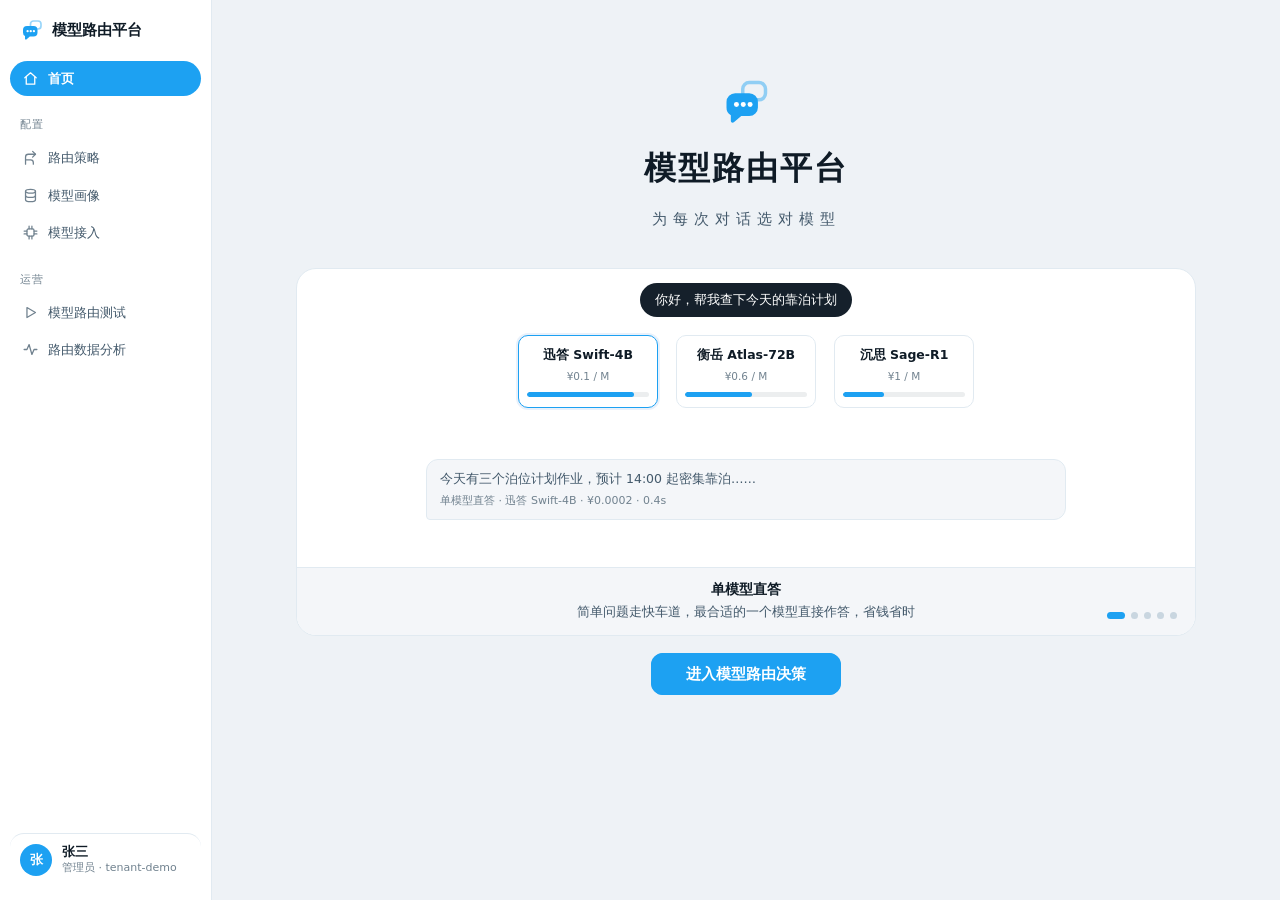
<file: index.html>
<!DOCTYPE html>
<html lang="zh-CN">
<head>
<meta charset="UTF-8">
<meta name="viewport" content="width=device-width, initial-scale=1">
<link rel="icon" href="data:image/svg+xml,%3Csvg xmlns='http://www.w3.org/2000/svg' viewBox='0 0 24 24'%3E%3Crect width='24' height='24' rx='5.5' fill='%231DA1F2'/%3E%3Crect x='10.5' y='3.6' width='9.6' height='7.3' rx='2.7' fill='none' stroke='%23fff' stroke-width='1.5' opacity='0.75'/%3E%3Cpath d='M3.4 12a3.7 3.7 0 0 1 3.7-3.7h6a3.7 3.7 0 0 1 3.7 3.7v2.3a3.7 3.7 0 0 1-3.7 3.7H9.5l-3.1 2.6c-.55.46-1.3.07-1.3-.64v-2.4A3.7 3.7 0 0 1 3.4 14.3z' fill='%23fff'/%3E%3Ccircle cx='7.4' cy='13.1' r='1.05' fill='%231DA1F2'/%3E%3Ccircle cx='10.25' cy='13.1' r='1.05' fill='%231DA1F2'/%3E%3Ccircle cx='13.1' cy='13.1' r='1.05' fill='%231DA1F2'/%3E%3C/svg%3E">
<title>首页 · 模型路由平台</title>
<link rel="stylesheet" href="./shared.css?v=13e2444d">
<link rel="prefetch" href="./dashboard.html"><link rel="prefetch" href="./home-router.html"><link rel="prefetch" href="./playground.html"><link rel="prefetch" href="./router.html"><link rel="prefetch" href="./trace.html">
<style>
  .home { max-width: 900px; margin: 0 auto; padding-top: 6vh; text-align: center; }
  .home .mark { display: inline-flex; margin-bottom: 14px; }
  .home h1 { font-size: 32px; font-weight: 800; letter-spacing: 2px; margin: 0 0 12px; color: var(--text-primary); }
  .home .slogan { font-size: 15px; color: var(--text-secondary); letter-spacing: 6px; margin: 0 0 36px; }
  .stage { position: relative; height: 368px; background: var(--bg-elevated); border: 1px solid var(--border);
    border-radius: var(--radius-card); overflow: hidden; text-align: left; box-shadow: var(--shadow-card); }
  .stage * { box-sizing: border-box; }
  .cs { position: absolute; inset: 0; display: none; }
  .cs.active { display: block; }
  .cs .inner { position: relative; max-width: 640px; height: 258px; margin: 0 auto; }
  .rq { position: absolute; left: 50%; transform: translateX(-50%); top: 14px; background: var(--panel-deep); color: #fff;
    font-size: 12.5px; padding: 7px 15px; border-radius: 999px; opacity: 0; white-space: nowrap; }
  .cs.active .rq { animation: csIn .4s ease-out forwards; }
  @keyframes csIn { from { opacity: 0; transform: translate(-50%, 8px); } to { opacity: 1; transform: translate(-50%, 0); } }
  @keyframes csIn2 { from { opacity: 0; transform: translateY(8px); } to { opacity: 1; transform: none; } }
  .mrow { position: absolute; left: 0; right: 0; top: 66px; display: flex; justify-content: center; gap: 18px; }
  .rm { width: 140px; text-align: center; font-size: 12.5px; font-weight: 600; color: var(--text-primary); background: var(--bg-elevated);
    border: 1px solid var(--border); border-radius: 10px; padding: 9px 8px 10px; opacity: 0; position: relative; }
  .cs.active .rm { animation: csIn2 .4s ease-out .6s forwards; }
  .cs.active .rm.d2 { animation-delay: .8s; }
  .cs.active .rm.d3 { animation-delay: 1s; }
  .rm .sc { height: 5px; border-radius: 999px; background: var(--bg-sunken); margin-top: 7px; overflow: hidden; position: relative; }
  .rm .sc i { position: absolute; inset: 0 auto 0 0; border-radius: 999px; background: var(--primary); width: 0; }
  .cs.active .rm .sc i { animation: csGrow .8s ease-out 1.4s forwards; }
  @keyframes csGrow { to { width: var(--w); } }
  .cs.active .rm.win { animation: csIn2 .4s ease-out .6s forwards, csWin .3s ease-out 2.3s forwards; }
  @keyframes csWin { to { border-color: var(--primary); box-shadow: 0 0 0 2px var(--primary-weak); } }
  .rm .mprice { font-size: 10.5px; color: var(--text-muted); font-weight: 400; margin-top: 3px; }
  .rm .flag { position: absolute; top: -9px; right: -6px; font-size: 10px; background: var(--danger, #E5484D); color: #fff;
    border-radius: 999px; padding: 2px 8px; opacity: 0; }
  .cs.active .flag { animation: csIn2 .3s ease-out 1.6s forwards; }
  .cs.active .rm.dead { animation: csIn2 .4s ease-out .6s forwards, csDead .3s ease-out 1.8s forwards; }
  @keyframes csDead { to { opacity: .45; border-style: dashed; } }
  .cs.active .rm.save { animation: csIn2 .4s ease-out .8s forwards, csWin .3s ease-out 2.2s forwards; }
  .agg { position: absolute; left: 50%; transform: translateX(-50%); top: 156px; font-size: 11.5px; color: var(--primary);
    background: var(--primary-weak); border-radius: 999px; padding: 4px 13px; opacity: 0; white-space: nowrap; }
  .cs.active .agg { animation: csIn .35s ease-out 2.6s forwards; }
  .ans { position: absolute; left: 0; right: 0; top: 190px; background: var(--bg-surface); border: 1px solid var(--border);
    border-radius: 12px; border-bottom-left-radius: 4px; padding: 9px 13px; font-size: 12.5px; color: var(--text-secondary); opacity: 0; }
  .cs.active .ans { animation: csIn2 .4s ease-out 3s forwards; }
  .ans .rc { font-size: 11px; color: var(--text-muted); margin-top: 3px; }
  /* 权重滑块动效 */
  .wtrack { position: absolute; left: 60px; right: 60px; top: 176px; height: 6px; border-radius: 999px; background: var(--bg-sunken); }
  .wfill { position: absolute; left: 0; top: 0; bottom: 0; border-radius: 999px; background: var(--primary); width: 18%; }
  .cs.active .wfill { animation: wMove 4.4s ease-in-out 1.2s forwards; }
  @keyframes wMove { 0% { width: 18%; } 45%, 55% { width: 50%; } 100% { width: 84%; } }
  .wthumb { position: absolute; top: -6px; left: 18%; width: 18px; height: 18px; border-radius: 999px; background: #fff;
    border: 2px solid var(--primary); box-shadow: var(--shadow-card); margin-left: -9px; }
  .cs.active .wthumb { animation: tMove 4.4s ease-in-out 1.2s forwards; }
  @keyframes tMove { 0% { left: 18%; } 45%, 55% { left: 50%; } 100% { left: 84%; } }
  .wlab { position: absolute; top: 198px; font-size: 11.5px; color: var(--text-muted); }
  .wlab.l { left: 60px; } .wlab.r { right: 60px; }
  .cs.active .rm.wa { animation: csIn2 .4s ease-out .5s forwards, wPickA 4.4s ease-in-out 1.2s forwards; }
  .cs.active .rm.wb { animation: csIn2 .4s ease-out .7s forwards, wPickB 4.4s ease-in-out 1.2s forwards; }
  @keyframes wPickA { 0%, 38% { border-color: var(--primary); box-shadow: 0 0 0 2px var(--primary-weak); } 50%, 100% { border-color: var(--border); box-shadow: none; } }
  @keyframes wPickB { 0%, 50% { border-color: var(--border); box-shadow: none; } 62%, 100% { border-color: var(--primary); box-shadow: 0 0 0 2px var(--primary-weak); } }
  .cap { position: absolute; left: 0; right: 0; bottom: 0; padding: 10px 56px 12px; background: var(--bg-surface);
    border-top: 1px solid var(--border); font-size: 12.5px; color: var(--text-secondary); opacity: 0; text-align: center; }
  .cs.active .cap { animation: csIn2 .4s ease-out .2s forwards; }
  .cap b { display: block; color: var(--text-primary); font-size: 13.5px; margin-bottom: 2px; }
  .dots { position: absolute; right: 18px; bottom: 16px; display: flex; gap: 6px; z-index: 2; }
  .dot { width: 7px; height: 7px; border-radius: 999px; background: var(--border-strong, #C7D3DC); cursor: pointer; border: 0; padding: 0; transition: width .2s; }
  .dot.on { background: var(--primary); width: 18px; }
  .go { margin-top: 26px; }
  .go .btn { font-size: 15px; padding: 11px 34px; border-radius: 12px; }
  .sub-links { margin-top: 14px; font-size: var(--font-small); color: var(--text-muted); }
  .sub-links a { color: var(--text-secondary); text-decoration: none; margin: 0 10px; }
  .sub-links a:hover { color: var(--primary); }
  .cross-link { display: inline-block; margin-top: 26px; color: var(--text-muted); text-decoration: none; font-size: var(--font-small); }
  .cross-link:hover { color: var(--primary); }
</style>
</head>
<body class="has-side">
<div class="page">
  <div class="home">
    <span class="mark"><svg width="52" height="52" viewBox="0 0 24 24" fill="none"><rect x="10.5" y="3" width="10.5" height="8" rx="3" fill="none" stroke="var(--primary)" stroke-width="1.6" opacity="0.45"/><path d="M3 12a4 4 0 0 1 4-4h6.5a4 4 0 0 1 4 4v2.5a4 4 0 0 1-4 4H9.8l-3.4 2.9c-.6.5-1.4.1-1.4-.7v-2.6A4 4 0 0 1 3 14.5z" fill="var(--primary)"/><circle cx="7.6" cy="13.2" r="1.15" fill="#fff"/><circle cx="10.75" cy="13.2" r="1.15" fill="#fff"/><circle cx="13.9" cy="13.2" r="1.15" fill="#fff"/></svg></span>
    <h1>模型路由平台</h1>
    <p class="slogan">为每次对话选对模型</p>
    <div class="stage">
      <div class="cs">
        <div class="inner">
          <span class="rq">你好，帮我查下今天的靠泊计划</span>
          <div class="mrow">
            <div class="rm win"><span>迅答 Swift-4B</span><div class="mprice">¥0.1 / M</div><div class="sc"><i style="--w:88%"></i></div></div>
            <div class="rm d2"><span>衡岳 Atlas-72B</span><div class="mprice">¥0.6 / M</div><div class="sc"><i style="--w:55%"></i></div></div>
            <div class="rm d3"><span>沉思 Sage-R1</span><div class="mprice">¥1 / M</div><div class="sc"><i style="--w:34%"></i></div></div>
          </div>
          <div class="ans">今天有三个泊位计划作业，预计 14:00 起密集靠泊……<div class="rc">单模型直答 · 迅答 Swift-4B · ¥0.0002 · 0.4s</div></div>
        </div>
        <div class="cap"><b>单模型直答</b>简单问题走快车道，最合适的一个模型直接作答，省钱省时</div>
      </div>
      <div class="cs">
        <div class="inner">
          <span class="rq">铁矿石价格走势怎么看？</span>
          <div class="mrow">
            <div class="rm"><span>迅答 Swift-4B</span><div class="mprice">¥0.1 / M</div><div class="sc"><i style="--w:42%"></i></div></div>
            <div class="rm d2 win"><span>沉思 Sage-R1</span><div class="mprice">¥1 / M</div><div class="sc"><i style="--w:84%"></i></div></div>
            <div class="rm d3 win"><span>曜极 Nova-X</span><div class="mprice">¥3 / M</div><div class="sc"><i style="--w:80%"></i></div></div>
          </div>
          <div class="agg">两名得分接近 · 聚合定稿：由 沉思 Sage-R1 融合重写</div>
          <div class="ans">近八周价格整体上行，建议关注供需两端边际变化……<div class="rc">聚合回答 · 2 路候选 · ¥0.0021 · 1.2s</div></div>
        </div>
        <div class="cap"><b>聚合回答</b>难题让多个模型都答一遍，聚合器融合成更好的一份</div>
      </div>
      <div class="cs">
        <div class="inner">
          <span class="rq">帮我总结本季度物流成本结构</span>
          <div class="mrow">
            <div class="rm dead"><span>曜极 Nova-X</span><div class="mprice">首选</div><span class="flag">超时</span></div>
            <div class="rm d2 save"><span>衡岳 Atlas-72B</span><div class="mprice">默认兜底</div></div>
          </div>
          <div class="agg" style="animation-delay:2.2s">故障自动切换 · 兜底模型接管</div>
          <div class="ans">本季度物流成本以运输与仓储为主，占比约七成……<div class="rc">兜底接管 · 衡岳 Atlas-72B · 用户无感切换</div></div>
        </div>
        <div class="cap"><b>故障兜底</b>首选模型超时或出错时自动切默认兜底，回答不中断</div>
      </div>
      <div class="cs">
        <div class="inner">
          <div class="mrow" style="top:36px">
            <div class="rm wa" style="width:190px"><span>迅答 Swift-4B</span><div class="mprice">便宜 · ¥0.1 / M · 得分 0.65</div></div>
            <div class="rm wb" style="width:190px"><span>沉思 Sage-R1</span><div class="mprice">更准 · ¥1 / M · 得分 0.84</div></div>
          </div>
          <div class="wtrack"><div class="wfill"></div><div class="wthumb"></div></div>
          <span class="wlab l">更省钱</span><span class="wlab r">更高质量</span>
        </div>
        <div class="cap"><b>成本-效果权重</b>拖动策略的权重，路由在省钱与高质之间自动换挡</div>
      </div>
      <div class="cs">
        <div class="inner">
          <span class="rq">帮我算下这单的毛利率，再写一段分析</span>
          <div class="mrow">
            <div class="rm win" style="width:190px"><span>智能路由模型判维</span><div class="mprice">相关维度：数学推理 + 长文写作</div></div>
            <div class="rm d2" style="width:190px"><span>沉思 Sage-R1 直答</span><div class="mprice">两维平均得分 × 成本，综合分领先</div></div>
          </div>
          <div class="agg" style="animation-delay:2.4s">得分缺失或与业务不符？画像页点格修正，即改即生效</div>
          <div class="ans">画像 = benchmark 得分表 + 成本，零冷启动<div class="rc">智能判维 · 判定相关维度 → 平均得分 × 权重 → 路由</div></div>
        </div>
        <div class="cap"><b>智能判维路由</b>路由模型判定问题相关的 benchmark 维度，按维度平均得分选模型</div>
      </div>
      <div class="dots"><button class="dot on" aria-label="case 1"></button><button class="dot" aria-label="case 2"></button><button class="dot" aria-label="case 3"></button><button class="dot" aria-label="case 4"></button><button class="dot" aria-label="case 5"></button></div>
    </div>
    <div class="go"><a class="btn primary" href="./router.html#dispatch">进入模型路由决策</a></div>
  </div>
</div>

<script>window.SIA_PLATFORM="router";</script>
<script src="./mock_data.js?v=d70be8bd"></script>
<script src="./mock_api.js?v=15b223fa"></script>
<script src="./tokens.js?v=360e29ec"></script>
<script src="./ui.js?v=ff5d6dcf"></script>
<script>window.SIA_PLATFORM = window.SIA_PLATFORM || "router"; UI.nav("home");
const CASES = 5;
let cur = 0, timer = null;
function show(i) {
  cur = i;
  document.querySelectorAll(".cs").forEach((n, idx) => {
    n.classList.remove("active");
    if (idx === i) { void n.offsetWidth; n.classList.add("active"); }
  });
  document.querySelectorAll(".dot").forEach((d, idx) => d.classList.toggle("on", idx === i));
  clearTimeout(timer);
  timer = setTimeout(() => show((cur + 1) % CASES), 7000);
}
document.querySelectorAll(".dot").forEach((d, idx) => d.onclick = () => show(idx));
show(0);
</script>
<script>if("serviceWorker" in navigator)navigator.serviceWorker.register("./sw.js").catch(function(){});</script>
</body>
</html>
</file>
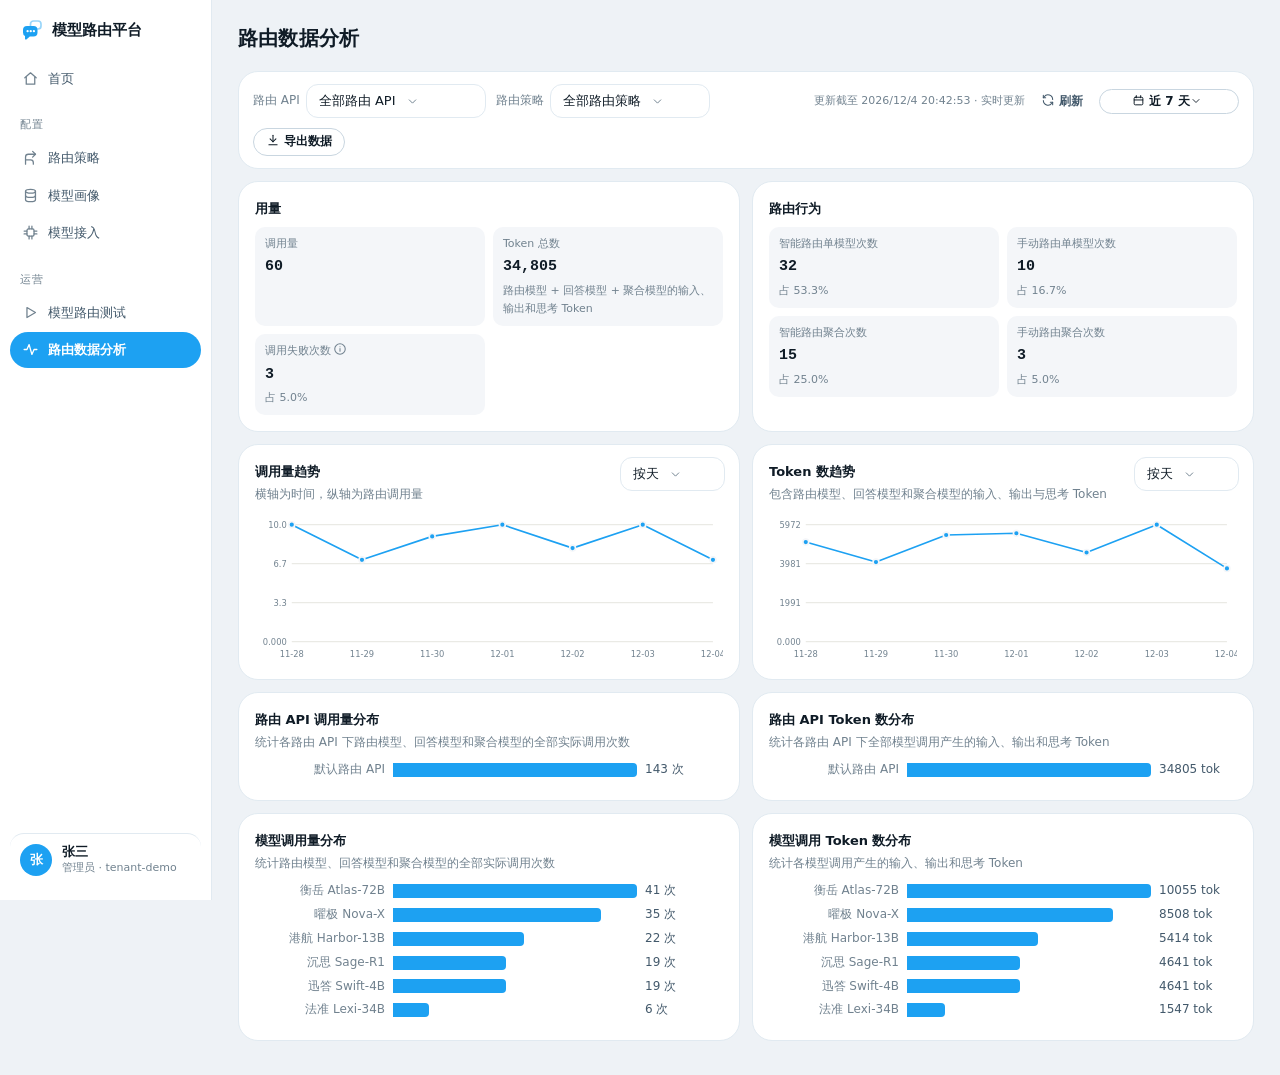
<file: dashboard.html>
<!DOCTYPE html>
<html lang="zh-CN">
<head>
<meta charset="UTF-8">
<meta name="viewport" content="width=device-width, initial-scale=1">
<link rel="icon" href="data:image/svg+xml,%3Csvg xmlns='http://www.w3.org/2000/svg' viewBox='0 0 24 24'%3E%3Crect width='24' height='24' rx='5.5' fill='%231DA1F2'/%3E%3Crect x='10.5' y='3.6' width='9.6' height='7.3' rx='2.7' fill='none' stroke='%23fff' stroke-width='1.5' opacity='0.75'/%3E%3Cpath d='M3.4 12a3.7 3.7 0 0 1 3.7-3.7h6a3.7 3.7 0 0 1 3.7 3.7v2.3a3.7 3.7 0 0 1-3.7 3.7H9.5l-3.1 2.6c-.55.46-1.3.07-1.3-.64v-2.4A3.7 3.7 0 0 1 3.4 14.3z' fill='%23fff'/%3E%3Ccircle cx='7.4' cy='13.1' r='1.05' fill='%231DA1F2'/%3E%3Ccircle cx='10.25' cy='13.1' r='1.05' fill='%231DA1F2'/%3E%3Ccircle cx='13.1' cy='13.1' r='1.05' fill='%231DA1F2'/%3E%3C/svg%3E">
<title>路由数据分析 · 模型路由平台</title>
<link rel="stylesheet" href="./shared.css?v=13e2444d">
<link rel="prefetch" href="./dashboard.html"><link rel="prefetch" href="./home-router.html"><link rel="prefetch" href="./playground.html"><link rel="prefetch" href="./router.html"><link rel="prefetch" href="./trace.html">
<style>
  /* 组件数据卡：白底描边 + 左侧主色条，与灰底整体指标块区分 */
  .comp-data { background: var(--bg-elevated); border-radius: 16px; }
</style>
</head>
<body class="has-side">
<div class="page">
  <div style="display:flex;align-items:center;gap:12px;margin-bottom:16px">
    <div class="page-title" id="pageTitle" style="flex:1">交互数据</div>
    <select id="daysSel" style="width:auto">
      <option value="7" selected>近 7 天</option>
      <option value="14">近 14 天</option>
      <option value="30">近 30 天</option>
    </select>
  </div>
  <div id="tabContent"></div>
</div>

<script>window.SIA_PLATFORM="router";</script>
<script src="./mock_data.js?v=d70be8bd"></script>
<script src="./mock_api.js?v=15b223ff"></script>
<script src="./tokens.js?v=360e29ec"></script>
<script src="./ui.js?v=ff5d6dcf"></script>
<script>
UI.nav("dashboard");
const { el } = UI;
// 走查：看板两个视角提升为左侧导航二级项（交互看板 / 路由看板），页内不再放横向 tab
const SECTION_NAMES = { survey: "交互数据", routing: "路由数据分析" };
let surveyQuery = "";
let activeTab = "survey";

function days() { return Number(document.getElementById("daysSel").value); }
document.getElementById("daysSel").onchange = () => { localStorage.setItem("dashboard_days", String(days())); RENDER[activeTab](); };
document.getElementById("daysSel").value = "7";
// 时间窗换自绘下拉（原生 select 只留作状态容器）
let daysCtl;
{
  // 日期区间选择器：点开选起止日期，下方快捷筛选近 7 / 14 / 30 天。
  // 演示口径：自定义区间按「起始日 → 今天」折算天数窗口。
  const nat = document.getElementById("daysSel");
  nat.style.display = "none";
  const lab = el("span", {}, ["近 7 天"]);
  const btn = el("button", { class: "btn small", type: "button", title: "选择日期范围", style: "width:140px;justify-content:space-between" }, [UI.icon("calendar", 13), lab, el("span", { class: "fsel-caret" }, [UI.icon("chevron", 12)])]);
  daysCtl = el("span", { class: "dr-wrap" }, [btn]);
  const setDays = (n, text) => { nat.value = String(n); lab.textContent = text; nat.onchange(); };
  btn.onclick = () => {
    document.querySelectorAll(".menu-pop").forEach(n => n.remove());
    const today = new Date().toISOString().slice(0, 10);
    const past = d => new Date(Date.now() - d * 86400000).toISOString().slice(0, 10);
    const fromIn = el("input", { type: "date", value: past(Number(nat.value)), max: today });
    const toIn = el("input", { type: "date", value: today, max: today });
    const apply = () => {
      if (!fromIn.value) return;
      const days2 = Math.min(90, Math.max(1, Math.ceil((Date.now() - new Date(fromIn.value).getTime()) / 86400000)));
      setDays(days2, `${fromIn.value.slice(5).replace("-", "/")} ~ ${(toIn.value || today).slice(5).replace("-", "/")}`);
      pop.remove();
    };
    const chip = (n) => el("button", { class: "dr-quick", type: "button", onclick: () => { setDays(n, `近 ${n} 天`); pop.remove(); } }, [`近 ${n} 天`]);
    const pop = el("div", { class: "menu-pop dr-pop" }, [
      el("div", { class: "dr-row" }, [el("span", { class: "muted" }, ["起始"]), fromIn]),
      el("div", { class: "dr-row" }, [el("span", { class: "muted" }, ["终止"]), toIn]),
      el("div", { class: "dr-row", style: "justify-content:flex-end" }, [el("button", { class: "btn small primary", onclick: apply }, ["应用"])]),
      el("div", { class: "dr-chips" }, [chip(7), chip(14), chip(30)]),
    ]);
    document.body.appendChild(pop);
    const r = btn.getBoundingClientRect();
    pop.style.top = (r.bottom + window.scrollY + 4) + "px";
    pop.style.left = Math.max(12, Math.min(r.left + window.scrollX, window.innerWidth - 280)) + "px";
    const close = (e) => { if (!pop.contains(e.target) && e.target !== btn) { pop.remove(); document.removeEventListener("click", close, true); } };
    setTimeout(() => document.addEventListener("click", close, true), 0);
  };
  nat.parentElement.appendChild(daysCtl);
}
// 交互数据页把时间窗并到工具行；离开时放回页头
function placeDaysCtl(inPageRow) {
  if (!inPageRow) document.getElementById("daysSel").parentElement.appendChild(daysCtl);
}

function showSection(key, first = false) {
  if (key === "conversion") key = "survey"; // 转化看板已并入交互数据
  if (!RENDER[key]) key = "survey";
  if (!first && key === activeTab) return;
  activeTab = key;
  document.getElementById("pageTitle").textContent = SECTION_NAMES[key];
  document.title = SECTION_NAMES[key] + (key === "routing" ? " · 模型路由平台" : " · 智能交互平台");
  UI.nav("dashboard");
  placeDaysCtl(key === "survey" || key === "routing");
  UI.loading(content());
  RENDER[key]().catch(e => UI.toast("加载失败：" + e.message, true));
}
const content = () => document.getElementById("tabContent");

// 导出看板数据：汇总 + 各配置一行（CSV，含 BOM 便于 Excel）
function exportBoard(questions, k) {
  const lines = [];
  lines.push(["指标", "数值"].join(","));
  lines.push(["统计窗口(天)", days()].join(","));
  lines.push(["已上线配置", questions.filter(x => x.status === "published").length].join(","));
  lines.push(["总提交数", k.totalSubmitted].join(","));
  lines.push(["参与人次", k.totalRespondents].join(","));
  lines.push(["组件触发次数", k.totalRendered].join(","));
  lines.push(["埋点接收量", k.ih.total ?? ""].join(","));
  lines.push(["埋点生成率", k.ih.admit_rate ?? ""].join(","));
  lines.push([]);
  lines.push(["配置ID", "名称", "组件", "状态", "回答人数", "提交", "触发", "完成率", "选项分布"].join(","));
  questions.forEach(x => lines.push([
    x.card_id, JSON.stringify(x.name || ""), UI.ctName(x.component_type), x.status,
    x.respondents, x.submitted, x.rendered, x.completion_rate ?? "",
    JSON.stringify(JSON.stringify(x.distribution || {})),
  ].join(",")));
  const blob = new Blob(["\ufeff" + lines.join("\n")], { type: "text/csv;charset=utf-8" });
  const a = document.createElement("a");
  a.href = URL.createObjectURL(blob);
  a.download = `交互数据看板_近${days()}天.csv`;
  a.click();
  URL.revokeObjectURL(a.href);
  UI.toast("已导出数据");
}

// 走查 D5：提交数超过触发数时（埋点缺失或历史数据）比率失真，不展示大于 100% 的完成率
function rateText(submitted, rendered) {
  if (!rendered) return "-";
  if (submitted > rendered) return "数据不全";
  return UI.fmtPct(submitted / rendered);
}
function tile(label, value, sub, help) {
  return el("div", { class: "stat-tile" }, [
    el("div", { class: "stat-label" }, [label, help ? UI.help(help) : null]),
    el("div", { class: "stat-value" }, [String(value)]),
    sub ? el("div", { class: "stat-sub" }, [sub]) : null,
  ]);
}
function chartCard(title, note) {
  const body = el("div", {});
  const card = el("div", { class: "card" }, [
    el("div", { style: "font-weight:600;margin-bottom:2px" }, [title]),
    note ? el("div", { class: "muted", style: "margin-bottom:8px" }, [note]) : null,
    body,
  ]);
  return [card, body];
}
function distBars(container, distribution, totalOverride) {
  const entries = Object.entries(distribution);
  const total = totalOverride || entries.reduce((s, [, n]) => s + n, 0) || 1;
  entries.forEach(([opt, n]) => container.appendChild(
    el("div", { style: "display:flex;align-items:center;gap:8px;margin:3px 0" }, [
      el("span", { style: "width:150px;font-size:var(--font-small);overflow:hidden;text-overflow:ellipsis;white-space:nowrap", title: opt }, [opt]),
      el("div", { style: "flex:1" }, [el("div", { class: "progress-track" },
        [el("div", { class: "progress-fill", style: `width:${n / total * 100}%` })])]),
      el("span", { class: "muted", style: "min-width:80px;text-align:right" }, [`${Math.round(n / total * 100)}%（${n}）`]),
    ])));
}

// ================= 工具1：问卷与交互 =================

async function renderSurvey() {
  const [q, ins] = await Promise.all([
    UI.api("/api/dashboard/questions?days=" + days()),
    UI.api("/api/dashboard/insights?days=" + days()),
  ]);
  const box = content();
  box.innerHTML = "";
  const questions = q.questions;
  const totalSubmitted = questions.reduce((s, x) => s + x.submitted, 0);
  const totalRendered = questions.reduce((s, x) => s + x.rendered, 0);
  const totalRespondents = questions.reduce((s, x) => s + x.respondents, 0);

  const ih = ins.ingest_health || {};
  // 整体表现（灰底指标块）与下方按组件的数据在样式上拉开
  box.appendChild(el("div", { style: "display:flex;align-items:center;gap:8px;margin-bottom:10px" }, [
    el("span", { class: "section-title", style: "margin:0" }, ["整体表现"]),
    el("div", { style: "flex:1" }),
    daysCtl,
    el("button", { class: "btn small", title: "导出当前窗口的看板汇总与各配置数据（CSV）", onclick: () => exportBoard(questions, { totalSubmitted, totalRendered, totalRespondents, ih }) }, [UI.icon("download", 14), "导出数据"]),
  ]));
  box.appendChild(el("div", { class: "grid cols-4", style: "margin-bottom:12px" }, [
    tile("已上线配置", questions.filter(x => x.status === "published").length),
    tile("总提交数", totalSubmitted),
    tile("参与人次", totalRespondents, null, "各配置回答人数合计"),
    tile("整体完成率", totalRendered && totalSubmitted <= totalRendered ? UI.fmtPct(totalSubmitted / totalRendered) : "-", totalSubmitted > totalRendered ? "数据不全：提交数大于触发数" : "验收线 60%", "提交 / 触发"),
  ]));

  // 转化表现（原转化看板并入：漏斗 / 分组件转化 / 触发分布 / 推荐默认项 / 埋点健康）
  box.appendChild(el("div", { style: "display:flex;align-items:baseline;gap:8px;margin:18px 0 10px" }, [
    el("span", { class: "section-title", style: "margin:0" }, ["转化表现"]),
    el("span", { class: "muted" }, ["触发 → 开始交互 → 完成提交"]),
  ]));
  renderConversionModules(box, ins);

  // 组件交互情况（白底描边卡，与上方灰底整体指标形成分区差异）
  box.appendChild(el("div", { style: "display:flex;align-items:baseline;gap:8px;margin:18px 0 10px" }, [
    el("span", { class: "section-title", style: "margin:0" }, ["组件交互情况"]),
    el("span", { class: "muted" }, [`${questions.length} 条配置`]),
  ]));
  const qWrap = el("div", { class: "grid cols-2", style: "margin-bottom:12px" });
  box.appendChild(qWrap);
  // 深链定位：?card= 滚动到对应配置卡并高亮
  const focusCard = new URLSearchParams(location.search).get("card");
  function focusIfNeeded() {
    if (!focusCard) return;
    const t = qWrap.querySelector(`.comp-data[data-cid="${focusCard}"]`);
    if (!t) return;
    t.scrollIntoView({ behavior: "smooth", block: "center" });
    t.classList.add("card-flash");
    setTimeout(() => t.classList.remove("card-flash"), 2600);
    history.replaceState(null, "", location.pathname + location.hash);
  }
  function drawQuestions() {
    qWrap.innerHTML = "";
    const shown = questions;
    if (!questions.length) {
      qWrap.appendChild(el("div", { class: "card empty-state", style: "grid-column:1/-1" }, [
        el("div", { class: "empty-title" }, ["还没有交互数据"]),
        el("div", {}, ["发布配置并在对话中触发后显示"]),
      ]));
      return;
    }
    shown.forEach(item => {
      // 临近原则分三层：头（是什么+操作）→ 指标（怎么样）→ 问题与分布（用户答了什么，紧挨着放）
      const rate = rateText(item.submitted, item.rendered);
      const metricCell = (label, value, warn) => el("div", { class: "mini-metric" }, [
        el("div", { class: "mm-label" }, [label]),
        el("div", { class: "mm-value num" + (warn ? " warn" : "") }, [String(value)]),
      ]);
      const card = el("div", { class: "card comp-data", "data-cid": item.card_id }, [
        el("div", { style: "display:flex;gap:6px;align-items:center;flex-wrap:wrap" }, [
          el("a", { style: "font-weight:600;font-size:var(--font-title);color:inherit;text-decoration:none", class: "link-hover",
            href: "./cards.html?focus=" + item.card_id, title: "在组件工作台中查看这条配置" }, [item.name || item.question]),
          UI.ctChip(item.component_type),
          item.status !== "published" ? el("span", { class: "chip yellow" }, ["已下线"]) : null,
        ]),
        el("div", { class: "mini-metrics" }, [
          metricCell("触发", item.rendered),
          metricCell("提交", item.submitted),
          metricCell("回答人数", item.respondents),
          metricCell("完成率", rate, rate !== "-" && rate !== "数据不全" && item.rendered && item.submitted / item.rendered < 0.6),
        ]),
      ]);
      const bars = el("div", {});
      bars.appendChild(el("div", { class: "muted", style: "margin-bottom:4px" }, ["「", item.question, "」的回答分布"]));
      if (Object.keys(item.distribution).length) {
        // 评分类：键补「分」，按分值排序（-2 → +2）；其余按票数（服务端已排）
        const dist = item.component_type === "scale.likert"
          ? Object.fromEntries(Object.entries(item.distribution)
              .sort((a, b) => (Number(a[0]) || 0) - (Number(b[0]) || 0))
              .map(([k, v]) => [/^-?\d+$/.test(k) ? `${k} 分` : k, v]))
          : item.distribution;
        distBars(bars, dist);
      }
      else bars.appendChild(el("div", { class: "muted" }, ["暂无提交"]));
      card.appendChild(bars);
      card.appendChild(el("div", { class: "card-foot-meta" }, [
        UI.idChip(item.card_id, "配置"),
        item.echo_results ? el("span", { class: "chip blue", title: "提交后向用户展示群体选择分布" }, ["回显"]) : null,
      ]));
      qWrap.appendChild(card);
    });
  }
  drawQuestions();
  focusIfNeeded();

  // 漏斗（真·漏斗）/ 埋点健康 / 触发分布 / 推荐默认项
}

// ================= 转化看板（漏斗 / 分布 / 埋点健康 / 推荐默认项） =================

function renderConversionModules(box, ins) {
  const ih = ins.ingest_health || {};
  const f = ins.funnel || {};
  const rendered = f.card_rendered || 0, started = f.card_interaction_started || 0, submitted = f.card_submitted || 0;
  const abandoned = f.card_abandoned || 0;
  const pct = (a, b) => b ? Math.round(a / b * 100) : 0;

  // 转化漏斗 / 分组件转化
  const grid2 = el("div", { class: "grid cols-2", style: "margin-bottom:12px" });
  const [c1, b1] = chartCard("转化漏斗", "触发 → 开始交互 → 完成提交，逐级留存");
  const [c2, b2] = chartCard("分组件转化", "浅色为触发量，深色为完成提交量");
  grid2.append(c1, c2);
  box.appendChild(grid2);

  [
    { label: "触发", value: rendered },
    { label: "开始交互", value: started },
    { label: "完成提交", value: submitted },
  ].forEach((st, i, stages) => {
    const w = Math.max(0.06, st.value / (rendered || 1));
    b1.appendChild(el("div", { class: "fun-row" }, [
      el("span", { class: "fun-label" }, [st.label]),
      el("div", { class: "fun-track" }, [
        el("div", { class: "fun-bar", style: `width:${w * 100}%`,
          title: `${st.label} ${st.value} 次（占触发 ${pct(st.value, rendered)}%）` }),
      ]),
      el("span", { class: "fun-val num" }, [`${st.value}`]),
    ]));
    if (i < stages.length - 1) {
      b1.appendChild(el("div", { class: "fun-conv num" }, [`${pct(stages[i + 1].value, st.value)}% 进入下一步`]));
    }
  });
  if (abandoned) b1.appendChild(el("div", { class: "muted", style: "margin-top:10px" }, [`中途放弃 ${abandoned} 次（计入触发准确率的负样本）`]));

  // 分组件转化：子弹条（同色相两档明度，同一度量族）
  const byType = Object.entries(ins.funnel_by_type || {})
    .map(([ct, v]) => ({ ct, r: v.card_rendered || 0, s: v.card_submitted || 0 }))
    .sort((a, b) => b.r - a.r);
  if (byType.length) {
    const maxR = byType[0].r || 1;
    byType.forEach(row => {
      b2.appendChild(el("div", { class: "blt-row" }, [
        el("span", { class: "blt-label" }, [UI.ctName(row.ct)]),
        el("div", { class: "blt-track", title: `${UI.ctName(row.ct)}：触发 ${row.r} 次，完成提交 ${row.s} 次` }, [
          el("div", { class: "blt-base", style: `width:${row.r / maxR * 100}%` }),
          el("div", { class: "blt-fill", style: `width:${row.s / maxR * 100}%` }),
        ]),
        el("span", { class: "blt-val num" }, [`${row.s}/${row.r}`]),
        el("span", { class: "blt-rate num" + (row.r >= 5 && pct(row.s, row.r) < 30 ? " warn" : "") }, [pct(row.s, row.r) + "%"]),
      ]));
    });
    b2.appendChild(el("div", { class: "muted", style: "margin-top:10px" }, ["转化率 = 完成提交 / 触发；触发不少于 5 次且低于 30% 的标红"]));
  } else b2.appendChild(el("div", { class: "muted" }, ["暂无数据"]));

  // 模块 4 + 5 + 6：触发分布 / 推荐默认项 / 埋点健康
  const grid3 = el("div", { class: "grid cols-3", style: "margin-bottom:12px" });
  const [c3, b3] = chartCard("触发分布", "各组件触发量 Top 8");
  const [c4, b4] = chartCard("推荐默认项", "选择类组件默认项被接受的比例");
  const [c5, b5] = chartCard("埋点健康", "事件采集质量对 99% 验收线");
  grid3.append(c3, c4, c5);
  box.appendChild(grid3);

  b5.appendChild(el("div", { class: "mini-metrics", style: "margin-top:0" }, [
    el("div", { class: "mini-metric" }, [el("div", { class: "mm-label" }, ["事件接收"]), el("div", { class: "mm-value num" }, [String(ih.total ?? "-")])]),
    el("div", { class: "mini-metric" }, [el("div", { class: "mm-label" }, ["整体判定"]),
      el("div", { style: "margin-top:2px" }, [(ih.admit_rate != null && ih.admit_rate < 0.99) || (ih.field_complete_rate != null && ih.field_complete_rate < 0.99)
        ? el("span", { class: "chip red" }, ["低于验收线"]) : el("span", { class: "chip green" }, ["达标"])])]),
  ]));
  function meterRow(label, ratio, threshold) {
    const below = ratio != null && ratio < threshold;
    return el("div", { class: "meter-row" }, [
      el("span", { class: "meter-label" }, [label]),
      el("div", { class: "meter-track" }, [
        el("div", { class: "meter-fill" + (below ? " warn" : ""), style: `width:${(ratio || 0) * 100}%` }),
        el("div", { class: "meter-th", style: `left:${threshold * 100}%`, title: `验收线 ${UI.fmtPct(threshold)}` }),
      ]),
      el("span", { class: "meter-val num" + (below ? " warn" : "") }, [ratio == null ? "-" : UI.fmtPct(ratio)]),
    ]);
  }
  b5.appendChild(meterRow("事件生成率", ih.admit_rate, 0.99));
  b5.appendChild(meterRow("字段完整率", ih.field_complete_rate, 0.99));

  requestAnimationFrame(() => {
    const td = Object.entries(ins.component_trigger_distribution)
      .map(([ct, srcs]) => [ct, Object.values(srcs).reduce((a, b) => a + b, 0)])
      .sort((a, b) => b[1] - a[1]).slice(0, 8);
    if (td.length) UI.barChart(b3, { categories: td.map(x => UI.ctName(x[0])), values: td.map(x => x[1]), horizontal: true, unit: " 次" });
    else b3.appendChild(el("div", { class: "muted" }, ["暂无数据"]));
    const dm = ins.default_modification;
    const total = dm.accepted + dm.modified;
    if (total > 0) {
      const pa = Math.round(dm.accepted / total * 100);
      const cMain = "var(--primary)", cMuted = "var(--border-strong)";
      b4.appendChild(el("div", { class: "stack-bar" }, [
        el("div", { class: "seg", style: `width:${pa}%;background:${cMain}` }),
        el("div", { class: "seg", style: `width:${100 - pa}%;background:${cMuted}` }),
      ]));
      b4.appendChild(el("div", { class: "stack-legend" }, [
        el("span", {}, [el("i", { style: `background:${cMain}` }), `接受推荐 ${dm.accepted} 次（${pa}%）`]),
        el("span", {}, [el("i", { style: `background:${cMuted}` }), `自行修改 ${dm.modified} 次（${100 - pa}%）`]),
      ]));
      b4.appendChild(el("div", { class: "muted", style: "margin-top:8px" }, [pa >= 60 ? "多数用户接受推荐，默认项设置有效" : "改选比例偏高，建议复查推荐默认项是否贴合场景"]));
    } else b4.appendChild(el("div", { class: "muted" }, ["暂无数据：为选择类配置设置「推荐默认项」后产生"]));
  });
}

// ================= 工具2：模型路由 =================

const ROUTING_STRATEGY_MOCK = [
  { policy_id:"policy-manual", route_type:"manual", requests:13, single_rate:9/13, aggregation_rate:3/13, avg_cost:0.0005, p95:1100, failure_rate:1/13, fallback_rate:null },
  { policy_id:"policy-global-balanced", route_type:"smart", requests:24, single_rate:13/24, aggregation_rate:8/24, avg_cost:0.0028, p95:1900, failure_rate:1/24, fallback_rate:2/24 },
  { policy_id:"policy-scene-fast", route_type:"smart", requests:15, single_rate:13/15, aggregation_rate:0, avg_cost:0.0003, p95:820, failure_rate:1/15, fallback_rate:1/15 },
  { policy_id:"policy-scene-quality", route_type:"smart", requests:8, single_rate:1/8, aggregation_rate:7/8, avg_cost:0.0064, p95:3200, failure_rate:0, fallback_rate:0 },
];
const routingFilters={route_api:"",policy:""};
let routingUpdatedAt=new Date();
let routingTrendGranularity="day";
function dashboardBillingType(m){const c=m.capabilities||{};return c.api_type||(m.deploy_type==="self_hosted"||(!c.node_id&&String(m.provider||"").toLowerCase()==="mocklab")?"private":"public");}
function dashboardSavedProfiles(){try{return JSON.parse(localStorage.getItem("router-demo-model-profiles-v8")||"{}");}catch(_){return {};}}
function routingPercentile(values,p){if(!values.length)return 0;const sorted=[...values].sort((a,b)=>a-b);return sorted[Math.min(sorted.length-1,Math.max(0,Math.ceil(sorted.length*p/100)-1))];}

async function renderRouting() {
  const fq = new URLSearchParams({ days: days(),...Object.fromEntries(Object.entries(routingFilters).filter(([,v])=>v)) });
  const [d, ins, modelRes, policyRes] = await Promise.all([
    UI.api("/api/dashboard/overview?" + fq),
    UI.api("/api/dashboard/insights?days=" + days()),
    UI.api("/v1/models"),
    UI.api("/v1/policies"),
  ]);
  const box = content();
  box.innerHTML = "";

  const models=(modelRes.models||[]).filter(m=>m.status==="active"),policies=policyRes.policies||[];
  const modelById=Object.fromEntries(models.map(m=>[m.model_id,m]));
  const policyById=Object.fromEntries(policies.map(p=>[p.policy_id,p]));
  const modelName=id=>modelById[id]?.display_name||modelById[id]?.model_name||id;
  let strategyRows=ROUTING_STRATEGY_MOCK.map(row=>({...row,name:policyById[row.policy_id]?.name||({"policy-manual":"手动路由","policy-global-balanced":"均衡模式","policy-scene-fast":"省钱模式","policy-scene-quality":"专家模式"}[row.policy_id])}));
  if(routingFilters.policy)strategyRows=strategyRows.filter(row=>row.policy_id===routingFilters.policy);
  if(routingFilters.route_type)strategyRows=strategyRows.filter(row=>row.route_type===routingFilters.route_type);
  const baseTotal=ROUTING_STRATEGY_MOCK.reduce((sum,row)=>sum+row.requests,0);
  const strategyTotal=strategyRows.reduce((sum,row)=>sum+row.requests,0);
  const allDistribution=Object.entries(d.route_distribution||{});
  const eligibleModelIds=new Set(models.filter(m=>(!routingFilters.model||m.model_id===routingFilters.model)&&(!routingFilters.billing_type||dashboardBillingType(m)===routingFilters.billing_type)).map(m=>m.model_id));
  const visibleDistribution=allDistribution.filter(([id])=>eligibleModelIds.has(id));
  const distTotal=allDistribution.reduce((sum,[,n])=>sum+n,0)||1;
  const modelFraction=visibleDistribution.reduce((sum,[,n])=>sum+n,0)/distTotal;
  const scale=strategyTotal/baseTotal*modelFraction;
  const totalRequests=Math.round(baseTotal*scale);
  const scaleCount=n=>Math.round((Number(n)||0)*scale);
  const smartRows=strategyRows.filter(row=>row.route_type==="smart"),manualRows=strategyRows.filter(row=>row.route_type==="manual");
  const smartRequests=Math.round(smartRows.reduce((sum,row)=>sum+row.requests,0)*modelFraction);
  const manualRequests=Math.round(manualRows.reduce((sum,row)=>sum+row.requests,0)*modelFraction);
  const smartSingle=Math.round(smartRows.reduce((sum,row)=>sum+row.requests*row.single_rate,0)*modelFraction);
  const smartFallback=Math.round(smartRows.reduce((sum,row)=>sum+row.requests*(row.fallback_rate||0),0)*modelFraction);
  const smartFailedRequests=Math.round(smartRows.reduce((sum,row)=>sum+row.requests*row.failure_rate,0)*modelFraction);
  const manualFailedRequests=Math.round(manualRows.reduce((sum,row)=>sum+row.requests*row.failure_rate,0)*modelFraction);
  const manualSingle=Math.round(manualRows.reduce((sum,row)=>sum+row.requests*row.single_rate,0)*modelFraction);
  const failedRequests=Math.round(strategyRows.reduce((sum,row)=>sum+row.requests*row.failure_rate,0)*modelFraction);
  const aggregateRequests=Math.round(strategyRows.reduce((sum,row)=>sum+row.requests*row.aggregation_rate,0)*modelFraction);
  const savedProfiles=dashboardSavedProfiles();
  const packageModels=models.filter(m=>dashboardBillingType(m)==="package"&&eligibleModelIds.has(m.model_id));
  const packageQuota=packageModels.reduce((sum,m)=>sum+(Number(savedProfiles[m.model_id]?.cost?.package_token_limit)||10000),0);
  const packageCallFraction=allDistribution.reduce((sum,[id,n])=>eligibleModelIds.has(id)&&dashboardBillingType(modelById[id]||{})==="package"?sum+n:sum,0)/distTotal;
  const packageUsed=packageModels.length?Math.round(((d.tokens?.input||0)+(d.tokens?.output||0))*packageCallFraction*strategyTotal/baseTotal):0;
  const packageOverage=Math.max(0,packageUsed-packageQuota);
  const allUsageCost=Object.entries(d.cost_by_model||{}).reduce((sum,[id,cost])=>dashboardBillingType(modelById[id]||{})==="public"?sum+Number(cost||0):sum,0);
  const selectedUsageCost=Object.entries(d.cost_by_model||{}).reduce((sum,[id,cost])=>eligibleModelIds.has(id)&&dashboardBillingType(modelById[id]||{})==="public"?sum+Number(cost||0):sum,0);
  const packageOverageCost=packageModels.reduce((sum,m)=>{const c=savedProfiles[m.model_id]?.cost||{};if(!c.package_overage_available||!packageOverage)return sum;const inputPrice=Number(c.package_overage_input)||0,outputPrice=Number(c.package_overage_output)||0;return sum+packageOverage/1000000*(inputPrice+outputPrice)/2;},0);
  const measurableCost=(selectedUsageCost+packageOverageCost)*strategyTotal/baseTotal;
  const costPerRequestFactor=modelFraction&&allUsageCost?selectedUsageCost/allUsageCost/modelFraction:0;
  const scopedCostFactor=d.cost_total?measurableCost/d.cost_total:0;
  const turnCostSamples=strategyRows.flatMap(row=>Array.from({length:Math.round(row.requests*modelFraction)},()=>row.avg_cost*costPerRequestFactor));
  const sampleCostTotal=turnCostSamples.reduce((sum,n)=>sum+n,0);
  const turnCostScale=sampleCostTotal?measurableCost/sampleCostTotal:0;
  const normalizedTurnCosts=turnCostSamples.map(n=>n*turnCostScale);
  const turnTokenSamples=[];
  const addTokenSamples=(count,value)=>{for(let i=0;i<count;i++)turnTokenSamples.push(value);};
  addTokenSamples(smartSingle,420);addTokenSamples(manualSingle,480);addTokenSamples(aggregateRequests,1000);
  addTokenSamples(smartFallback,650);addTokenSamples(failedRequests,120);
  const rawTokenTotal=turnTokenSamples.reduce((sum,n)=>sum+n,0);
  const actualTokenTotal=scaleCount((d.tokens?.input||0)+(d.tokens?.output||0)+(d.tokens?.thinking||0));
  const turnTokenScale=rawTokenTotal?actualTokenTotal/rawTokenTotal:0;
  const normalizedTurnTokens=turnTokenSamples.map(n=>Math.round(n*turnTokenScale));

  const filterControl=(label,key,width,options)=>el("label",{style:"display:flex;align-items:center;gap:6px"},[
    el("span",{class:"muted",style:"font-size:var(--font-small);white-space:nowrap"},[label]),
    UI.fancySelect({value:routingFilters[key],width,options,onChange:value=>{routingFilters[key]=value;renderRouting();}}),
  ]);
  const hasFilter=Object.values(routingFilters).some(Boolean);
  box.appendChild(el("div",{class:"card",style:"padding:12px 14px;margin-bottom:12px;display:flex;gap:10px;align-items:center;flex-wrap:wrap"},[
    filterControl("策略","policy","150px",[["","全部策略"],...policies.filter(p=>p.enabled&&!p.ab_group).map(p=>[p.policy_id,p.name])]),
    filterControl("路由类型","route_type","130px",[["","全部类型"],["smart","智能路由"],["manual","手动路由"]]),
    filterControl("回答模型","model","175px",[["","全部回答模型"],...models.map(m=>[m.model_id,modelName(m.model_id)])]),
    filterControl("计费类型","billing_type","155px",[["","全部计费类型"],["public","按使用量计费"],["package","按固定套餐计费"],["private","内部固定资源"]]),
    hasFilter?el("button",{class:"btn small ghost",onclick:()=>{Object.keys(routingFilters).forEach(key=>routingFilters[key]="");renderRouting();}},["重置筛选"]):null,
    el("div",{style:"flex:1"}),daysCtl,
    el("a",{class:"btn small",href:"/api/export/traces.csv?"+fq,title:"按当前筛选条件导出请求明细 CSV"},[UI.icon("download",14),"导出数据"]),
  ]));

  box.appendChild(el("div",{class:"muted",style:"margin-bottom:12px"},[`当前筛选范围内共 ${totalRequests} 条请求；内部固定资源按不计成本处理`])) ;

  const ag = d.aggregation_stats || {};
  const aggregateCost=aggregateRequests?Math.min(measurableCost,(ag.cost||0)*scale):0;
  const mm = (label, value, sub, help) => el("div", { class: "mini-metric" }, [
    el("div", { class: "mm-label" }, [label, help ? UI.help(help) : null]),
    el("div", { class: "mm-value num" }, [String(value)]),
    sub ? el("div", { class: "mm-sub" }, [sub]) : null,
  ]);
  const kpiCard = (title, cells) => el("div", { class: "card" }, [
    el("div", { style: "font-weight:600;margin-bottom:8px" }, [title]),
    el("div", { class: "mini-metrics duo" }, cells),
  ]);
  box.appendChild(el("div", { class: "grid cols-3", style: "margin-bottom:12px" }, [
    kpiCard("成本", [
      mm("累计已核算调用成本", UI.fmtCost(measurableCost), "当前时间范围与筛选条件", "当前统计范围内所有请求的累计调用总成本：按使用量计费的输入、输出等费用，加上固定套餐的超额费用；不包含套餐额度内调用、内部固定资源、不计成本及成本未知的模型"),
      mm("单轮请求成本 P50", normalizedTurnCosts.length?UI.fmtCost(routingPercentile(normalizedTurnCosts,50)):"-", null, "以一次用户请求为一轮，汇总该轮路由器模型、回答模型及聚合模型产生的已核算成本；P50 表示一半请求的单轮成本不超过此值"),
      mm("单轮请求成本 P95", normalizedTurnCosts.length?UI.fmtCost(routingPercentile(normalizedTurnCosts,95)):"-", null, "以一次用户请求为一轮，汇总该轮路由器模型、回答模型及聚合模型产生的已核算成本；P95 表示 95% 请求的单轮成本不超过此值"),
      mm("聚合总成本",aggregateRequests?UI.fmtCost(aggregateCost):"-","已核算调用成本","当前统计范围内全部聚合请求产生的已核算调用成本；内部固定资源不计成本，固定套餐额度内不重复计费"),
      mm("聚合平均成本",aggregateRequests?UI.fmtCost(aggregateCost/aggregateRequests):"-",null,"聚合请求产生的已核算调用成本 ÷ 聚合请求数"),
    ]),
    kpiCard("用量", [
      mm("请求数", totalRequests),
      mm("单轮请求 Token P50", normalizedTurnTokens.length?routingPercentile(normalizedTurnTokens,50).toLocaleString("zh-CN"):"-", "输入 + 输出 + 思考 Token", "汇总一次请求内所有模型调用的输入、输出和思考 Token；聚合请求会包含多个回答模型及聚合模型产生的 Token"),
      mm("单轮请求 Token P95", normalizedTurnTokens.length?routingPercentile(normalizedTurnTokens,95).toLocaleString("zh-CN"):"-", "输入 + 输出 + 思考 Token", "95% 请求的单轮 Token 总量不超过此值；缓存命中 Token 不重复计入"),
      mm("套餐额度使用率", packageQuota?UI.fmtPct(packageUsed/packageQuota):"-",packageQuota?`${packageUsed.toLocaleString("zh-CN")} / ${packageQuota.toLocaleString("zh-CN")} Token`:"暂无套餐模型"),
      mm("套餐超额 Token", packageQuota?packageOverage.toLocaleString("zh-CN"):"-",packageQuota&&!packageOverage?"尚未超额":null),
    ]),
    kpiCard("路由行为与聚合用量", [
      mm("智能路由调用次数", smartRequests,totalRequests?`占 ${UI.fmtPct(smartRequests/totalRequests)}`:null,"路由类型为智能路由的请求数及其占全部请求的比例"),
      mm("手动路由调用次数", manualRequests,totalRequests?`占 ${UI.fmtPct(manualRequests/totalRequests)}`:null,"路由类型为手动路由的请求数及其占全部请求的比例"),
      mm("聚合路由调用次数", aggregateRequests,totalRequests?`占 ${UI.fmtPct(aggregateRequests/totalRequests)}`:null,"用户选择聚合并实际进入聚合流程的请求数及其占全部请求的比例；聚合请求可能来自智能路由或手动路由"),
      mm("模型多样性", (Number(d.selection_entropy) || 0).toFixed(2), d.entropy_alert ? "低于告警线" : "健康", "计算方式：H = -Σ(pᵢ × log₂pᵢ)，pᵢ 为各最终出答模型的请求占比。单模型请求统计回答模型，聚合请求统计聚合模型，兜底请求统计兜底模型；一次请求只计一个模型。0 表示全部集中到一个模型，使用越均衡数值越高；告警线为 1.0。"),
      mm("兜底模型调用失败率", smartRequests?UI.fmtPct(smartFailedRequests/smartRequests):"-",smartRequests?null:"当前没有智能路由请求","智能路由中，兜底模型调用后仍未返回有效答案的请求数 ÷ 智能路由请求总数"),
      mm("手动回答模型调用失败率", manualRequests?UI.fmtPct(manualFailedRequests/manualRequests):"-",manualRequests?null:"当前没有手动路由请求","手动路由没有兜底模型；用户指定的回答模型调用失败请求数 ÷ 手动路由请求总数"),
    ]),
  ]));
  if (d.entropy_alert) {
    box.appendChild(el("div", { class: "card", style: "border-color:var(--danger);margin-bottom:12px" }, [
      el("span", { class: "chip red" }, ["告警"]),
      el("span", { class: "secondary", style: "margin-left:8px" },
        ["路由正在向少数模型集中：检查候选配置与维度得分是否失衡"]),
    ]));
  }

  const strategyCard=el("div",{class:"card",style:"margin-bottom:12px"},[
    el("div",{style:"font-weight:600;margin-bottom:2px"},["策略效果对比"]),
    el("div",{class:"muted",style:"margin-bottom:8px"},["按策略比较路由方式、成本、耗时和稳定性"]),
    el("div",{style:"overflow-x:auto"},[el("table",{class:"data"},[
      el("thead",{},[el("tr",{},["策略","路由类型","请求数","请求占比","平均已核算成本","P95 耗时","最终调用失败率"].map(h=>el("th",{style:"white-space:nowrap"},[h])))]),
      el("tbody",{},strategyRows.map(row=>{const count=Math.round(row.requests*modelFraction);return el("tr",{},[
        el("td",{style:"font-weight:600;white-space:nowrap"},[row.name]),el("td",{},[el("span",{class:row.route_type==="manual"?"chip gray":"chip blue"},[row.route_type==="manual"?"手动路由":"智能路由"])]),
        el("td",{},[String(count)]),el("td",{},[UI.fmtPct(totalRequests?count/totalRequests:0)]),
        el("td",{},[UI.fmtCost(row.avg_cost*costPerRequestFactor)]),el("td",{},[UI.fmtMs(row.p95)]),el("td",{},[UI.fmtPct(row.failure_rate)]),
      ]);})),
    ])]),
  ]);box.appendChild(strategyCard);

  const grid1 = el("div", { class: "grid cols-2", style: "margin-bottom:12px" });
  const [c1, b1] = chartCard("最终出答模型分布", "单模型请求统计回答模型，聚合请求统计聚合模型，成功兜底请求统计兜底模型；一次请求只计一次，不统计其他候选模型");
  const [c2, b2] = chartCard("失败与兜底", "区分智能路由成功兜底、兜底模型最终失败，以及手动回答模型调用失败");
  grid1.appendChild(c1); grid1.appendChild(c2);
  box.appendChild(grid1);
  const failEntries=[["智能路由成功兜底",smartFallback],["兜底模型调用失败",smartFailedRequests],["手动回答模型调用失败",manualFailedRequests]].filter(([,n])=>n>0);
  requestAnimationFrame(() => {
    const rd = visibleDistribution.map(([id,n])=>[modelName(id),Math.round(n*strategyTotal/baseTotal)]).filter(([,n])=>n>0);
    if (rd.length) UI.barChart(b1, { categories: rd.map(x => x[0]), values: rd.map(x => x[1]), horizontal: true, unit: " 次" });
    else b1.appendChild(el("div",{class:"muted"},["当前筛选条件下暂无回答模型数据"]));
    if (failEntries.length) {
      UI.barChart(b2, {
        categories: failEntries.map(x => x[0]),
        values: failEntries.map(x => x[1]), horizontal: true, unit: " 次" });
    } else b2.appendChild(el("div", { class: "muted" }, ["窗口内没有失败或降级请求"]));
  });

  const grid2 = el("div", { class: "grid cols-2", style: "margin-bottom:12px" });
  const [c3, b3] = chartCard("已核算调用成本走势（元）","内部固定资源不计成本；套餐额度内不重复计费"),
        [c4, b4] = chartCard("模型成本构成（按角色）","拆分路由器模型、回答模型和聚合模型产生的已核算成本");
  grid2.appendChild(c3); grid2.appendChild(c4);
  box.appendChild(grid2);
  const daysArr = Object.entries(d.cost_by_day);
  requestAnimationFrame(() => {
    if (daysArr.length) UI.lineChart(b3, {
      labels: daysArr.map(x => x[0]), series: [{ name: "已核算调用成本", values: daysArr.map(x => Number((x[1]*scopedCostFactor).toFixed(4))) }] });
    const roleCosts=[["路由器模型",measurableCost*0.04],["回答模型",measurableCost*0.78],["聚合模型",measurableCost*0.18]];
    UI.barChart(b4,{categories:roleCosts.map(x=>x[0]),values:roleCosts.map(x=>x[1]),horizontal:true,format:v=>UI.fmtCost(v)});
  });

  const pathData=d.latency_by_path||{};
  const combinedSingle=pathData.fastlane||pathData.routed||{count:0,p50:0,p95:0};
  const aggData=pathData.aggregated||{count:0,p50:0,p95:0};
  const manualAggShare=aggregateRequests?manualRows.reduce((sum,row)=>sum+row.requests*row.aggregation_rate,0)/strategyRows.reduce((sum,row)=>sum+row.requests*row.aggregation_rate,0):0;
  const latencyRows=[];
  if(smartRows.length)latencyRows.push(["智能路由·单模型直答",smartSingle,combinedSingle,2000],["智能路由·聚合",Math.round(aggregateRequests*(1-manualAggShare)),aggData,25000],["智能路由·兜底",smartFallback,pathData.fallback||{p50:0,p95:0},null]);
  if(manualRows.length)latencyRows.push(["手动路由·单模型回答",manualSingle,pathData.manual||{p50:0,p95:0},2000],["手动路由·聚合",Math.round(aggregateRequests*manualAggShare),aggData,25000]);
  latencyRows.push(["调用失败",failedRequests,pathData.degraded||{p50:0,p95:0},null]);
  const latCard = el("div", { class: "card", style: "margin-bottom:12px" }, [
    el("div", { style: "font-weight:600;margin-bottom:2px" }, ["耗时（按路径）"]),
    el("div", { class:"muted",style:"margin-bottom:8px" }, ["从收到请求到最终答案生成完成的端到端耗时"]),
    el("table", { class: "data" }, [
      el("thead", {}, [el("tr", {}, ["路径", "请求数", "P50", "P95", "验收线"].map(h => el("th", { class: h === "验收线" ? "w-main" : "" }, [h])))]),
      el("tbody", {}, latencyRows.map(([name,count,raw,target]) => {
        const v={...raw,count};
        const pass = target == null || v.p95 <= target;
        return el("tr", {}, [
          el("td", {}, [name]), el("td", {}, [String(v.count)]),
          el("td", {}, [UI.fmtMs(v.p50)]), el("td", {}, [UI.fmtMs(v.p95)]),
          el("td", {}, [target == null ? "-" : el("span", { class: "chip " + (pass ? "green" : "red") },
            [`P95 不超过 ${UI.fmtMs(target)}${pass ? "，达标" : "，未达标"}`])]),
        ]);
      })),
    ]),
  ]);
  box.appendChild(latCard);

  const grid3 = el("div", { class: "grid cols-2", style: "margin-bottom:12px" });
  const [c5, b5] = chartCard("Token 用量（按类型）");
  const [cRole, bRole] = chartCard("Token 用量（按模型角色）","路由器负责判定，回答模型生成候选答案，聚合模型负责融合定稿");
  [c5,cRole].forEach(card=>card.style.minWidth="0");
  grid3.append(c5,cRole);
  box.appendChild(grid3);
  requestAnimationFrame(() => {
    UI.barChart(b5, {
      categories: ["输入 Token", "输出 Token", "思考 Token", "缓存命中 Token"],
      values: [scaleCount(d.tokens.input),scaleCount(d.tokens.output),scaleCount(d.tokens.thinking),scaleCount(d.tokens.cache_hit)],
      horizontal: true, unit: " tok" });
    const totalRoleTokens=scaleCount((d.tokens.input||0)+(d.tokens.output||0)+(d.tokens.thinking||0));
    UI.barChart(bRole,{categories:["路由器模型","回答模型","聚合模型"],values:[Math.round(totalRoleTokens*0.04),Math.round(totalRoleTokens*0.80),Math.round(totalRoleTokens*0.16)],horizontal:true,unit:" tok"});
  });

}

// 明细下钻（标书 F-5-05：单次返回不超过 1000 条，图表与明细同源）
// 走查 D3：筛选条件（含调用模式、时间窗）全部下发到服务端，与图表/CSV 同一查询口径；支持翻页

// 精简版路由分析：仅保留调用量、Token 与单模型调用失败率。
async function renderRoutingUsage() {
  const fq=new URLSearchParams({days:days(),...Object.fromEntries(Object.entries(routingFilters).filter(([,v])=>v))});
  const [d,modelRes,policyRes]=await Promise.all([UI.api("/api/dashboard/overview?"+fq),UI.api("/v1/models"),UI.api("/v1/policies")]);
  const box=content();box.innerHTML="";
  const models=(modelRes.models||[]).filter(m=>m.status==="active"),policies=(policyRes.policies||[]).filter(p=>p.enabled&&!p.ab_group);
  const modelById=Object.fromEntries(models.map(m=>[m.model_id,m])),policyById=Object.fromEntries(policies.map(p=>[p.policy_id,p]));
  const modelName=id=>modelById[id]?.display_name||modelById[id]?.model_name||id;
  const routeApis=[...new Map(policies.map(p=>[p.route_api_id||"route-api-default",{id:p.route_api_id||"route-api-default",name:p.route_api_name||"默认路由 API"}])).values()];
  let rows=ROUTING_STRATEGY_MOCK.map(r=>({...r,api_id:policyById[r.policy_id]?.route_api_id||"route-api-default"}));
  if(routingFilters.route_api)rows=rows.filter(r=>r.api_id===routingFilters.route_api);
  if(routingFilters.policy)rows=rows.filter(r=>r.policy_id===routingFilters.policy);
  const baseTotal=ROUTING_STRATEGY_MOCK.reduce((s,r)=>s+r.requests,0)||1,totalRequests=rows.reduce((s,r)=>s+r.requests,0),scale=totalRequests/baseTotal;
  const smartRows=rows.filter(r=>r.route_type==="smart"),manualRows=rows.filter(r=>r.route_type==="manual");
  const smartAggregate=Math.round(smartRows.reduce((s,r)=>s+r.requests*r.aggregation_rate,0)),manualAggregate=Math.round(manualRows.reduce((s,r)=>s+r.requests*r.aggregation_rate,0));
  const smartSingle=smartRows.reduce((s,r)=>s+r.requests,0)-smartAggregate,manualSingle=manualRows.reduce((s,r)=>s+r.requests,0)-manualAggregate;
  const singleRequests=smartSingle+manualSingle,aggregateRequests=smartAggregate+manualAggregate;
  const totalModelCalls=smartSingle*2+manualSingle+smartAggregate*4+manualAggregate*3;
  const failedRequests=Math.round(rows.reduce((s,r)=>s+r.requests*r.failure_rate,0));
  const totalTokens=Math.round(((d.tokens?.input||0)+(d.tokens?.output||0)+(d.tokens?.thinking||0))*scale);
  const tokenSamples=[];for(let i=0;i<singleRequests;i++)tokenSamples.push(450);for(let i=0;i<aggregateRequests;i++)tokenSamples.push(1000);
  const tokenScale=tokenSamples.reduce((s,n)=>s+n,0)?totalTokens/tokenSamples.reduce((s,n)=>s+n,0):0,normalized=tokenSamples.map(n=>Math.round(n*tokenScale));
  const filter=(label,key,width,options)=>el("label",{style:"display:flex;align-items:center;gap:6px"},[el("span",{class:"muted",style:"font-size:var(--font-small);white-space:nowrap"},[label]),UI.fancySelect({value:routingFilters[key],width,options,onChange:v=>{routingFilters[key]=v;if(key==="route_api")routingFilters.policy="";renderRoutingUsage();}})]);
  const policiesForApi=policies.filter(p=>!routingFilters.route_api||(p.route_api_id||"route-api-default")===routingFilters.route_api);
  box.appendChild(el("div",{class:"card",style:"padding:12px 14px;margin-bottom:12px;display:flex;gap:10px;align-items:center;flex-wrap:wrap"},[
    filter("路由 API","route_api","180px",[["","全部路由 API"],...routeApis.map(a=>[a.id,a.name])]),
    filter("路由策略","policy","160px",[["","全部路由策略"],...policiesForApi.map(p=>[p.policy_id,p.name])]),
    Object.values(routingFilters).some(Boolean)?el("button",{class:"btn small ghost",onclick:()=>{routingFilters.route_api="";routingFilters.policy="";renderRoutingUsage();}},["重置筛选"]):null,
    el("div",{style:"flex:1"}),el("span",{class:"muted",style:"font-size:var(--font-caption);white-space:nowrap"},[`更新截至 ${routingUpdatedAt.toLocaleString("zh-CN",{hour12:false})} · 实时更新`]),
    el("button",{class:"btn small ghost",title:"立即刷新",onclick:()=>{routingUpdatedAt=new Date();renderRoutingUsage();}},[UI.icon("refresh",14),"刷新"]),daysCtl,
    el("a",{class:"btn small",href:"/api/export/traces.csv?"+fq},[UI.icon("download",14),"导出数据"])
  ]));
  const mm=(label,value,sub,help)=>el("div",{class:"mini-metric"},[el("div",{class:"mm-label"},[label,help?UI.help(help):null]),el("div",{class:"mm-value num"},[String(value)]),sub?el("div",{class:"mm-sub"},[sub]):null]);
  const card=(title,cells)=>el("div",{class:"card"},[el("div",{style:"font-weight:600;margin-bottom:8px"},[title]),el("div",{class:"mini-metrics duo"},cells)]);
  box.appendChild(el("div",{class:"grid cols-2",style:"margin-bottom:12px"},[
    card("用量",[mm("调用量",totalRequests),mm("Token 总数",totalTokens.toLocaleString("zh-CN"),"路由模型 + 回答模型 + 聚合模型的输入、输出和思考 Token"),mm("调用失败次数",failedRequests,totalRequests?`占 ${UI.fmtPct(failedRequests/totalRequests)}`:null,"未返回有效答案的路由调用次数；占比以当前筛选范围内全部路由调用量为分母")]),
    card("路由行为",[mm("智能路由单模型次数",smartSingle,totalRequests?`占 ${UI.fmtPct(smartSingle/totalRequests)}`:null),mm("手动路由单模型次数",manualSingle,totalRequests?`占 ${UI.fmtPct(manualSingle/totalRequests)}`:null),mm("智能路由聚合次数",smartAggregate,totalRequests?`占 ${UI.fmtPct(smartAggregate/totalRequests)}`:null),mm("手动路由聚合次数",manualAggregate,totalRequests?`占 ${UI.fmtPct(manualAggregate/totalRequests)}`:null)])
  ]));
  const granularitySelect=()=>UI.fancySelect({value:routingTrendGranularity,width:"105px",options:[["day","按天"],["hour","按小时"]],onChange:v=>{routingTrendGranularity=v;renderRoutingUsage();}});
  const trendGrid=el("div",{class:"grid cols-2",style:"margin-bottom:12px"});
  const [t1,tb1]=chartCard("调用量趋势","横轴为时间，纵轴为路由调用量"),[t2,tb2]=chartCard("Token 数趋势","包含路由模型、回答模型和聚合模型的输入、输出与思考 Token");
  [t1,t2].forEach(card=>{const granularity=granularitySelect();card.style.position="relative";granularity.style.position="absolute";granularity.style.top="12px";granularity.style.right="14px";card.appendChild(granularity);});
  trendGrid.append(t1,t2);box.appendChild(trendGrid);
  const pointCount=routingTrendGranularity==="hour"?24:Math.min(days(),14),now=new Date();
  const labels=Array.from({length:pointCount},(_,i)=>{if(routingTrendGranularity==="hour")return `${String(i).padStart(2,"0")}:00`;const dt=new Date(now);dt.setDate(now.getDate()-(pointCount-1-i));return `${String(dt.getMonth()+1).padStart(2,"0")}-${String(dt.getDate()).padStart(2,"0")}`;});
  const weights=labels.map((_,i)=>1+((i*7+3)%5)*.12),weightTotal=weights.reduce((s,n)=>s+n,0);
  const callTrend=weights.map(w=>Math.round(totalRequests*w/weightTotal)),tokenTrend=weights.map((w,i)=>Math.round(totalTokens*w/weightTotal*(.92+(i%3)*.08)));
  requestAnimationFrame(()=>{UI.lineChart(tb1,{labels,series:[{name:"调用量",values:callTrend}]});UI.lineChart(tb2,{labels,series:[{name:"Token 数",values:tokenTrend}]});});
  const modelCallsForRows=list=>{const smart=list.filter(r=>r.route_type==="smart"),manual=list.filter(r=>r.route_type==="manual"),sa=Math.round(smart.reduce((s,r)=>s+r.requests*r.aggregation_rate,0)),ma=Math.round(manual.reduce((s,r)=>s+r.requests*r.aggregation_rate,0)),ss=smart.reduce((s,r)=>s+r.requests,0)-sa,ms=manual.reduce((s,r)=>s+r.requests,0)-ma;return ss*2+ms+sa*4+ma*3;};
  const apiRows=routeApis.map(a=>[a.name,modelCallsForRows(rows.filter(r=>r.api_id===a.id))]).filter(([,n])=>n>0);
  const dist=Object.entries(d.route_distribution||{}).map(([id,n])=>[modelName(id),Math.round(n*scale)]).filter(([,n])=>n>0),distTotal=dist.reduce((s,[,n])=>s+n,0)||1,apiTotal=apiRows.reduce((s,[,n])=>s+n,0)||1;
  const grid=el("div",{class:"grid cols-2",style:"margin-bottom:12px"});
  const [a1,b1]=chartCard("路由 API 调用量分布","统计各路由 API 下路由模型、回答模型和聚合模型的全部实际调用次数"),[a2,b2]=chartCard("路由 API Token 数分布","统计各路由 API 下全部模型调用产生的输入、输出和思考 Token"),[a3,b3]=chartCard("模型调用量分布","统计路由模型、回答模型和聚合模型的全部实际调用次数"),[a4,b4]=chartCard("模型调用 Token 数分布","统计各模型调用产生的输入、输出和思考 Token");
  [a1,a2,a3,a4].forEach(x=>{x.style.minWidth="0";grid.appendChild(x);});box.appendChild(grid);
  requestAnimationFrame(()=>{UI.barChart(b1,{categories:apiRows.map(x=>x[0]),values:apiRows.map(x=>x[1]),horizontal:true,unit:" 次"});UI.barChart(b2,{categories:apiRows.map(x=>x[0]),values:apiRows.map(x=>Math.round(totalTokens*x[1]/apiTotal)),horizontal:true,unit:" tok"});UI.barChart(b3,{categories:dist.map(x=>x[0]),values:dist.map(x=>Math.round(totalModelCalls*x[1]/distTotal)),horizontal:true,unit:" 次"});UI.barChart(b4,{categories:dist.map(x=>x[0]),values:dist.map(x=>Math.round(totalTokens*x[1]/distTotal)),horizontal:true,unit:" tok"});});
}

const RENDER = { survey: renderSurvey, routing: renderRoutingUsage };
window.addEventListener("hashchange", () => showSection(location.hash.replace("#", "")));
showSection(location.hash.replace("#", "") || (window.SIA_PLATFORM === "router" ? "routing" : "survey"), true);
</script>
<script>if("serviceWorker" in navigator)navigator.serviceWorker.register("./sw.js").catch(function(){});</script>
</body>
</html>
</file>
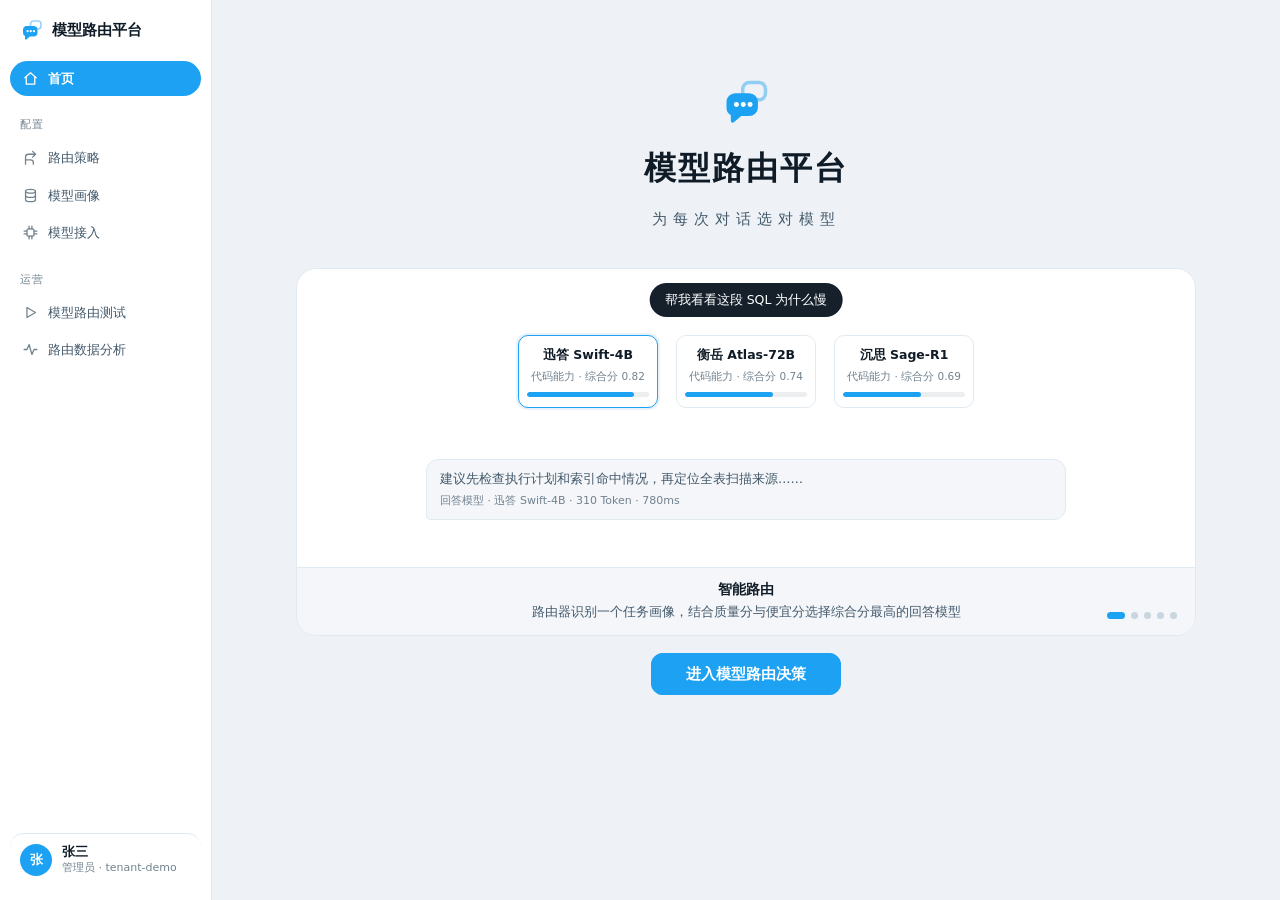
<file: home-router.html>
<!DOCTYPE html>
<html lang="zh-CN">
<head>
<meta charset="UTF-8">
<meta name="viewport" content="width=device-width, initial-scale=1">
<link rel="icon" href="data:image/svg+xml,%3Csvg xmlns='http://www.w3.org/2000/svg' viewBox='0 0 24 24'%3E%3Crect width='24' height='24' rx='5.5' fill='%231DA1F2'/%3E%3Crect x='10.5' y='3.6' width='9.6' height='7.3' rx='2.7' fill='none' stroke='%23fff' stroke-width='1.5' opacity='0.75'/%3E%3Cpath d='M3.4 12a3.7 3.7 0 0 1 3.7-3.7h6a3.7 3.7 0 0 1 3.7 3.7v2.3a3.7 3.7 0 0 1-3.7 3.7H9.5l-3.1 2.6c-.55.46-1.3.07-1.3-.64v-2.4A3.7 3.7 0 0 1 3.4 14.3z' fill='%23fff'/%3E%3Ccircle cx='7.4' cy='13.1' r='1.05' fill='%231DA1F2'/%3E%3Ccircle cx='10.25' cy='13.1' r='1.05' fill='%231DA1F2'/%3E%3Ccircle cx='13.1' cy='13.1' r='1.05' fill='%231DA1F2'/%3E%3C/svg%3E">
<title>首页 · 模型路由平台</title>
<link rel="stylesheet" href="./shared.css?v=13e2444d">
<link rel="prefetch" href="./dashboard.html"><link rel="prefetch" href="./home-router.html"><link rel="prefetch" href="./playground.html"><link rel="prefetch" href="./router.html"><link rel="prefetch" href="./trace.html">
<style>
  .home { max-width: 900px; margin: 0 auto; padding-top: 6vh; text-align: center; }
  .home .mark { display: inline-flex; margin-bottom: 14px; }
  .home h1 { font-size: 32px; font-weight: 800; letter-spacing: 2px; margin: 0 0 12px; color: var(--text-primary); }
  .home .slogan { font-size: 15px; color: var(--text-secondary); letter-spacing: 6px; margin: 0 0 36px; }
  .stage { position: relative; height: 368px; background: var(--bg-elevated); border: 1px solid var(--border);
    border-radius: var(--radius-card); overflow: hidden; text-align: left; box-shadow: var(--shadow-card); }
  .stage * { box-sizing: border-box; }
  .cs { position: absolute; inset: 0; display: none; }
  .cs.active { display: block; }
  .cs .inner { position: relative; max-width: 640px; height: 258px; margin: 0 auto; }
  .rq { position: absolute; left: 50%; transform: translateX(-50%); top: 14px; background: var(--panel-deep); color: #fff;
    font-size: 12.5px; padding: 7px 15px; border-radius: 999px; opacity: 0; white-space: nowrap; }
  .cs.active .rq { animation: csIn .4s ease-out forwards; }
  @keyframes csIn { from { opacity: 0; transform: translate(-50%, 8px); } to { opacity: 1; transform: translate(-50%, 0); } }
  @keyframes csIn2 { from { opacity: 0; transform: translateY(8px); } to { opacity: 1; transform: none; } }
  .mrow { position: absolute; left: 0; right: 0; top: 66px; display: flex; justify-content: center; gap: 18px; }
  .rm { width: 140px; text-align: center; font-size: 12.5px; font-weight: 600; color: var(--text-primary); background: var(--bg-elevated);
    border: 1px solid var(--border); border-radius: 10px; padding: 9px 8px 10px; opacity: 0; position: relative; }
  .cs.active .rm { animation: csIn2 .4s ease-out .6s forwards; }
  .cs.active .rm.d2 { animation-delay: .8s; }
  .cs.active .rm.d3 { animation-delay: 1s; }
  .rm .sc { height: 5px; border-radius: 999px; background: var(--bg-sunken); margin-top: 7px; overflow: hidden; position: relative; }
  .rm .sc i { position: absolute; inset: 0 auto 0 0; border-radius: 999px; background: var(--primary); width: 0; }
  .cs.active .rm .sc i { animation: csGrow .8s ease-out 1.4s forwards; }
  @keyframes csGrow { to { width: var(--w); } }
  .cs.active .rm.win { animation: csIn2 .4s ease-out .6s forwards, csWin .3s ease-out 2.3s forwards; }
  @keyframes csWin { to { border-color: var(--primary); box-shadow: 0 0 0 2px var(--primary-weak); } }
  .rm .mprice { font-size: 10.5px; color: var(--text-muted); font-weight: 400; margin-top: 3px; }
  .rm .flag { position: absolute; top: -9px; right: -6px; font-size: 10px; background: var(--danger, #E5484D); color: #fff;
    border-radius: 999px; padding: 2px 8px; opacity: 0; }
  .cs.active .flag { animation: csIn2 .3s ease-out 1.6s forwards; }
  .cs.active .rm.dead { animation: csIn2 .4s ease-out .6s forwards, csDead .3s ease-out 1.8s forwards; }
  @keyframes csDead { to { opacity: .45; border-style: dashed; } }
  .cs.active .rm.save { animation: csIn2 .4s ease-out .8s forwards, csWin .3s ease-out 2.2s forwards; }
  .agg { position: absolute; left: 50%; transform: translateX(-50%); top: 156px; font-size: 11.5px; color: var(--primary);
    background: var(--primary-weak); border-radius: 999px; padding: 4px 13px; opacity: 0; white-space: nowrap; }
  .cs.active .agg { animation: csIn .35s ease-out 2.6s forwards; }
  .ans { position: absolute; left: 0; right: 0; top: 190px; background: var(--bg-surface); border: 1px solid var(--border);
    border-radius: 12px; border-bottom-left-radius: 4px; padding: 9px 13px; font-size: 12.5px; color: var(--text-secondary); opacity: 0; }
  .cs.active .ans { animation: csIn2 .4s ease-out 3s forwards; }
  .ans .rc { font-size: 11px; color: var(--text-muted); margin-top: 3px; }
  /* 权重滑块动效 */
  .wtrack { position: absolute; left: 60px; right: 60px; top: 176px; height: 6px; border-radius: 999px; background: var(--bg-sunken); }
  .wfill { position: absolute; left: 0; top: 0; bottom: 0; border-radius: 999px; background: var(--primary); width: 18%; }
  .cs.active .wfill { animation: wMove 4.4s ease-in-out 1.2s forwards; }
  @keyframes wMove { 0% { width: 18%; } 45%, 55% { width: 50%; } 100% { width: 84%; } }
  .wthumb { position: absolute; top: -6px; left: 18%; width: 18px; height: 18px; border-radius: 999px; background: #fff;
    border: 2px solid var(--primary); box-shadow: var(--shadow-card); margin-left: -9px; }
  .cs.active .wthumb { animation: tMove 4.4s ease-in-out 1.2s forwards; }
  @keyframes tMove { 0% { left: 18%; } 45%, 55% { left: 50%; } 100% { left: 84%; } }
  .wlab { position: absolute; top: 198px; font-size: 11.5px; color: var(--text-muted); }
  .wlab.l { left: 60px; } .wlab.r { right: 60px; }
  .cs.active .rm.wa { animation: csIn2 .4s ease-out .5s forwards, wPickA 4.4s ease-in-out 1.2s forwards; }
  .cs.active .rm.wb { animation: csIn2 .4s ease-out .7s forwards, wPickB 4.4s ease-in-out 1.2s forwards; }
  @keyframes wPickA { 0%, 38% { border-color: var(--primary); box-shadow: 0 0 0 2px var(--primary-weak); } 50%, 100% { border-color: var(--border); box-shadow: none; } }
  @keyframes wPickB { 0%, 50% { border-color: var(--border); box-shadow: none; } 62%, 100% { border-color: var(--primary); box-shadow: 0 0 0 2px var(--primary-weak); } }
  .cap { position: absolute; left: 0; right: 0; bottom: 0; padding: 10px 56px 12px; background: var(--bg-surface);
    border-top: 1px solid var(--border); font-size: 12.5px; color: var(--text-secondary); opacity: 0; text-align: center; }
  .cs.active .cap { animation: csIn2 .4s ease-out .2s forwards; }
  .cap b { display: block; color: var(--text-primary); font-size: 13.5px; margin-bottom: 2px; }
  .dots { position: absolute; right: 18px; bottom: 16px; display: flex; gap: 6px; z-index: 2; }
  .dot { width: 7px; height: 7px; border-radius: 999px; background: var(--border-strong, #C7D3DC); cursor: pointer; border: 0; padding: 0; transition: width .2s; }
  .dot.on { background: var(--primary); width: 18px; }
  .go { margin-top: 26px; }
  .go .btn { font-size: 15px; padding: 11px 34px; border-radius: 12px; }
  .sub-links { margin-top: 14px; font-size: var(--font-small); color: var(--text-muted); }
  .sub-links a { color: var(--text-secondary); text-decoration: none; margin: 0 10px; }
  .sub-links a:hover { color: var(--primary); }
  .cross-link { display: inline-block; margin-top: 26px; color: var(--text-muted); text-decoration: none; font-size: var(--font-small); }
  .cross-link:hover { color: var(--primary); }
</style>
</head>
<body class="has-side">
<div class="page">
  <div class="home">
    <span class="mark"><svg width="52" height="52" viewBox="0 0 24 24" fill="none"><rect x="10.5" y="3" width="10.5" height="8" rx="3" fill="none" stroke="var(--primary)" stroke-width="1.6" opacity="0.45"/><path d="M3 12a4 4 0 0 1 4-4h6.5a4 4 0 0 1 4 4v2.5a4 4 0 0 1-4 4H9.8l-3.4 2.9c-.6.5-1.4.1-1.4-.7v-2.6A4 4 0 0 1 3 14.5z" fill="var(--primary)"/><circle cx="7.6" cy="13.2" r="1.15" fill="#fff"/><circle cx="10.75" cy="13.2" r="1.15" fill="#fff"/><circle cx="13.9" cy="13.2" r="1.15" fill="#fff"/></svg></span>
    <h1>模型路由平台</h1>
    <p class="slogan">为每次对话选对模型</p>
    <div class="stage">
      <div class="cs">
        <div class="inner">
          <span class="rq">帮我看看这段 SQL 为什么慢</span>
          <div class="mrow">
            <div class="rm win"><span>迅答 Swift-4B</span><div class="mprice">代码能力 · 综合分 0.82</div><div class="sc"><i style="--w:88%"></i></div></div>
            <div class="rm d2"><span>衡岳 Atlas-72B</span><div class="mprice">代码能力 · 综合分 0.74</div><div class="sc"><i style="--w:72%"></i></div></div>
            <div class="rm d3"><span>沉思 Sage-R1</span><div class="mprice">代码能力 · 综合分 0.69</div><div class="sc"><i style="--w:64%"></i></div></div>
          </div>
          <div class="ans">建议先检查执行计划和索引命中情况，再定位全表扫描来源……<div class="rc">回答模型 · 迅答 Swift-4B · 310 Token · 780ms</div></div>
        </div>
        <div class="cap"><b>智能路由</b>路由器识别一个任务画像，结合质量分与便宜分选择综合分最高的回答模型</div>
      </div>
      <div class="cs">
        <div class="inner">
          <span class="rq">铁矿石价格走势怎么看？</span>
          <div class="mrow">
            <div class="rm"><span>迅答 Swift-4B</span><div class="mprice">¥0.1 / M</div><div class="sc"><i style="--w:42%"></i></div></div>
            <div class="rm d2 win"><span>沉思 Sage-R1</span><div class="mprice">¥1 / M</div><div class="sc"><i style="--w:84%"></i></div></div>
            <div class="rm d3 win"><span>曜极 Nova-X</span><div class="mprice">¥3 / M</div><div class="sc"><i style="--w:80%"></i></div></div>
          </div>
          <div class="agg">聚合已开启 · 聚合能力得分第 1 名：曜极 Nova-X</div>
          <div class="ans">近八周价格整体上行，建议关注供需两端边际变化……<div class="rc">聚合回答 · 2 路候选 · 1060 Token · 1.2s</div></div>
        </div>
        <div class="cap"><b>聚合回答</b>开启就聚合；再按本任务质量、知识问答、学术写作三个权重选择聚合模型</div>
      </div>
      <div class="cs">
        <div class="inner">
          <span class="rq">帮我总结本季度物流成本结构</span>
          <div class="mrow">
            <div class="rm dead"><span>曜极 Nova-X</span><div class="mprice">首选</div><span class="flag">超时</span></div>
            <div class="rm d2 save"><span>衡岳 Atlas-72B</span><div class="mprice">默认兜底</div></div>
          </div>
          <div class="agg" style="animation-delay:2.2s">故障自动切换 · 兜底模型接管</div>
          <div class="ans">本季度物流成本以运输与仓储为主，占比约七成……<div class="rc">兜底接管 · 衡岳 Atlas-72B · 用户无感切换</div></div>
        </div>
        <div class="cap"><b>智能路由兜底</b>智能路由的候选模型不可用时调用兜底模型；手动路由不配置兜底模型</div>
      </div>
      <div class="cs">
        <div class="inner">
          <div class="mrow" style="top:36px">
            <div class="rm wa" style="width:190px"><span>省钱挡位</span><div class="mprice">便宜分权重更高</div></div>
            <div class="rm wb" style="width:190px"><span>质量挡位</span><div class="mprice">质量分权重更高</div></div>
          </div>
          <div class="wtrack"><div class="wfill"></div><div class="wthumb"></div></div>
          <span class="wlab l">更省钱</span><span class="wlab r">更高质量</span>
        </div>
        <div class="cap"><b>成本-效果偏好</b>策略允许时，终端用户可在固定挡位间切换；否则使用管理员设定的固定权重</div>
      </div>
      <div class="cs">
        <div class="inner">
          <span class="rq">用迅答 Swift-4B 回答，不要聚合</span>
          <div class="mrow">
            <div class="rm win" style="width:190px"><span>终端用户指定</span><div class="mprice">回答模型：迅答 Swift-4B</div></div>
            <div class="rm d2" style="width:190px"><span>聚合参数</span><div class="mprice">本次关闭聚合</div></div>
          </div>
          <div class="agg" style="animation-delay:2.4s">候选范围校验通过 · 不进行任务画像识别和智能评分</div>
          <div class="ans">已按终端用户指定的模型完成回答。<div class="rc">手动路由 · 回答模型：迅答 Swift-4B · 不聚合</div></div>
        </div>
        <div class="cap"><b>手动路由</b>终端用户从候选范围中指定回答模型；策略允许时，也可以自行选择是否聚合</div>
      </div>
      <div class="dots"><button class="dot on" aria-label="case 1"></button><button class="dot" aria-label="case 2"></button><button class="dot" aria-label="case 3"></button><button class="dot" aria-label="case 4"></button><button class="dot" aria-label="case 5"></button></div>
    </div>
    <div class="go"><a class="btn primary" href="./router.html#dispatch">进入模型路由决策</a></div>
  </div>
</div>

<script>window.SIA_PLATFORM="router";</script>
<script src="./mock_data.js?v=d70be8bd"></script>
<script src="./mock_api.js?v=15b223fa"></script>
<script src="./tokens.js?v=360e29ec"></script>
<script src="./ui.js?v=ff5d6dcf"></script>
<script>window.SIA_PLATFORM = window.SIA_PLATFORM || "router"; UI.nav("home");
const CASES = 5;
let cur = 0, timer = null;
function show(i) {
  cur = i;
  document.querySelectorAll(".cs").forEach((n, idx) => {
    n.classList.remove("active");
    if (idx === i) { void n.offsetWidth; n.classList.add("active"); }
  });
  document.querySelectorAll(".dot").forEach((d, idx) => d.classList.toggle("on", idx === i));
  clearTimeout(timer);
  timer = setTimeout(() => show((cur + 1) % CASES), 7000);
}
document.querySelectorAll(".dot").forEach((d, idx) => d.onclick = () => show(idx));
show(0);
</script>
<script>if("serviceWorker" in navigator)navigator.serviceWorker.register("./sw.js").catch(function(){});</script>
</body>
</html>
</file>
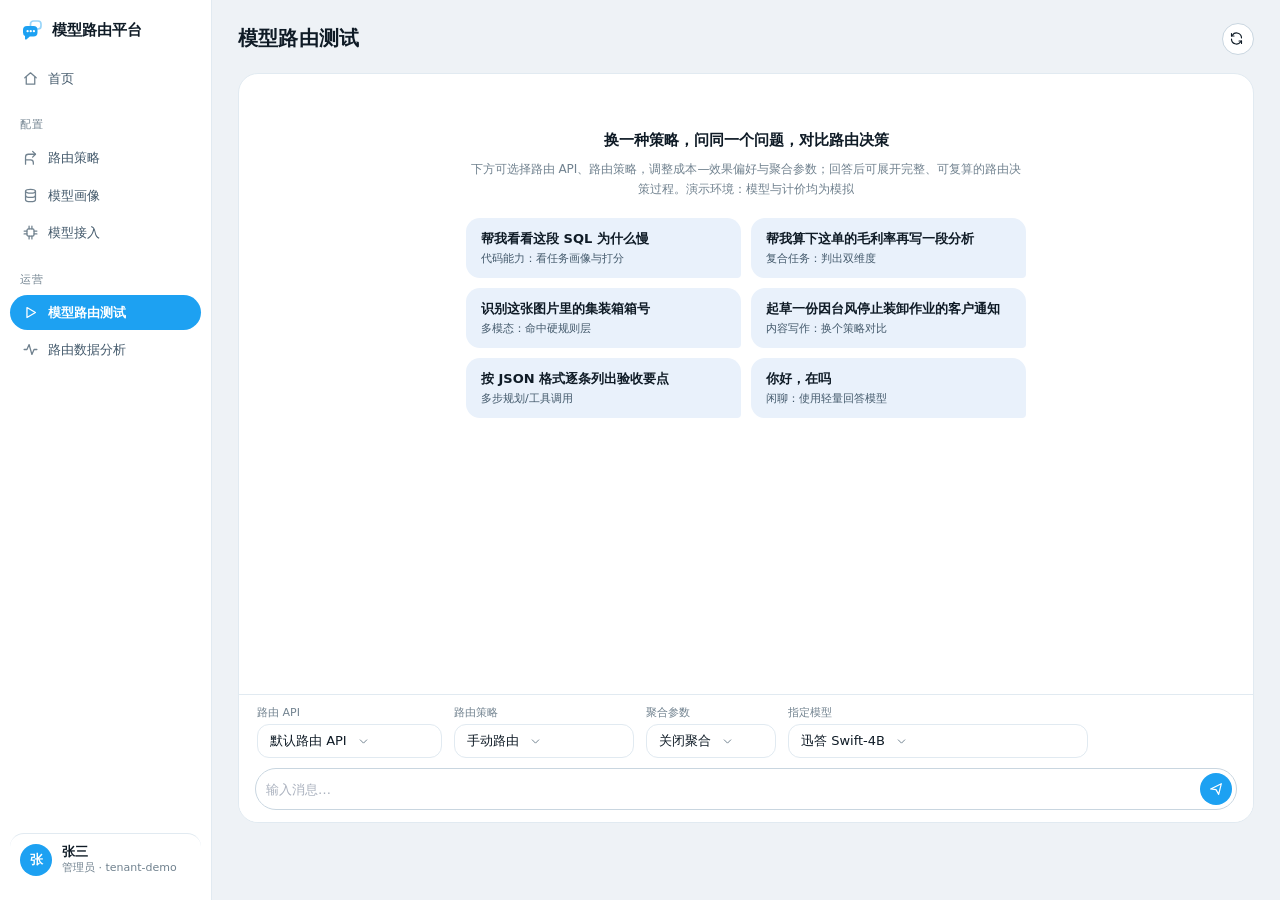
<file: playground.html>
<!DOCTYPE html>
<html lang="zh-CN">
<head>
<meta charset="UTF-8">
<meta name="viewport" content="width=device-width, initial-scale=1">
<link rel="icon" href="data:image/svg+xml,%3Csvg xmlns='http://www.w3.org/2000/svg' viewBox='0 0 24 24'%3E%3Crect width='24' height='24' rx='5.5' fill='%231DA1F2'/%3E%3Crect x='10.5' y='3.6' width='9.6' height='7.3' rx='2.7' fill='none' stroke='%23fff' stroke-width='1.5' opacity='0.75'/%3E%3Cpath d='M3.4 12a3.7 3.7 0 0 1 3.7-3.7h6a3.7 3.7 0 0 1 3.7 3.7v2.3a3.7 3.7 0 0 1-3.7 3.7H9.5l-3.1 2.6c-.55.46-1.3.07-1.3-.64v-2.4A3.7 3.7 0 0 1 3.4 14.3z' fill='%23fff'/%3E%3Ccircle cx='7.4' cy='13.1' r='1.05' fill='%231DA1F2'/%3E%3Ccircle cx='10.25' cy='13.1' r='1.05' fill='%231DA1F2'/%3E%3Ccircle cx='13.1' cy='13.1' r='1.05' fill='%231DA1F2'/%3E%3C/svg%3E">
<title>测试 · 智能交互平台</title>
<link rel="stylesheet" href="./shared.css?v=11a7d9d0">
<link rel="prefetch" href="./dashboard.html"><link rel="prefetch" href="./home-router.html"><link rel="prefetch" href="./playground.html"><link rel="prefetch" href="./router.html"><link rel="prefetch" href="./trace.html">
</head>
<body class="has-side">
<div class="page">
  <div class="page-head" style="display:flex;align-items:center;gap:12px">
    <div class="page-title" id="pgTitle">对话测试</div>
    <div style="flex:1"></div>
    <button class="btn iconic round" id="newSess" title="新对话" aria-label="新对话"></button>
  </div>
  <div id="chatHost"></div>
</div>

<script>window.SIA_PLATFORM="router";</script>
<script src="./mock_data.js?v=d70be8bd"></script>
<script src="./mock_api.js?v=11a7d9cf"></script>
<script src="./tokens.js?v=360e29ec"></script>
<script src="./ui.js?v=ff5d6dcf"></script>
<script src="./components.js?v=2e39e148"></script>
<script src="./testchat.js?v=11a7d9d2"></script>
<script>
const { el } = UI;
const MODES = {
  comp: { nav: "playground:comp", title: "智能交互测试", seg: "智能交互测试",
    help: "像用户一样提问：命中触发条件时，AI 会在回答里插入你配置的交互组件。在这里验证触发词准不准、组件长什么样、提交后续动作对不对；对效果不满意可从组件直接进编辑。测试数据不计入业务看板。" },
  model: { nav: "playground:model", title: "模型路由测试", seg: "模型路由测试",
    help: "验证路由怎么选模型：切换不同路由策略问同一个问题，每次回答展示完整过程与成本。" },
};
function mode() { return MODES[location.hash.replace("#", "")] ? location.hash.replace("#", "") : "comp"; }
// 默认模式：无 hash 直接进入时落到智能交互测试，保证 tab 与导航高亮一致
if (!MODES[location.hash.replace("#", "")]) history.replaceState(null, "", location.pathname + location.search + (window.SIA_PLATFORM === "router" ? "#model" : "#comp"));

async function buildSuggestions(m) {
  if (m === "comp") {
    try {
      const { cards } = await UI.api("/api/cards");
      const live = cards.filter(c => (c.status === "published" || (c.status === "draft" && c.version >= 1)) && (c.trigger_examples || []).length);
      const picks = live.slice(0, 6).map(c => ({ text: c.trigger_examples[0], label: "会触发「" + c.name + "」" }));
      if (picks.length) return picks;
    } catch (e) {}
    return [{ text: "我的货三天没更新了", label: "触发物流异常处理" }, { text: "我要开发票", label: "触发发票类型确认" }];
  }
  return [
    { text: "帮我看看这段 SQL 为什么慢", label: "代码能力：看任务画像与打分" },
    { text: "帮我算下这单的毛利率再写一段分析", label: "复合任务：判出双维度" },
    { text: "识别这张图片里的集装箱箱号", label: "多模态：命中硬规则层" },
    { text: "起草一份因台风停止装卸作业的客户通知", label: "内容写作：换个策略对比" },
    { text: "按 JSON 格式逐条列出验收要点", label: "多步规划/工具调用" },
    { text: "你好，在吗", label: "闲聊：使用轻量回答模型" },
  ];
}


async function boot() {
  const k = mode();
  const m = MODES[k];
  UI.nav(m.nav);
  document.getElementById("pgTitle").textContent = m.title;
  document.title = m.title + (k === "model" ? " · 模型路由平台" : " · 智能交互平台");
  const prefill = new URLSearchParams(location.search).get("q") || "";
  const autosend = !!new URLSearchParams(location.search).get("send");
  const suggestions = await buildSuggestions(k);
  TestChat.open({
    mountEl: "#chatHost", prefill, autosend, suggestions,
    guideTitle: k === "comp" ? "试试这些会触发组件的问法" : "换一种策略，问同一个问题，对比路由决策",
    hint: k === "comp"
      ? "点击任意问法发送；命中触发条件时 AI 会插入对应的交互组件，可直接操作提交、也可从组件进入编辑"
      : "下方可选择路由 API、路由策略，调整成本—效果偏好与聚合参数；回答后可展开完整、可复算的路由决策过程。演示环境：模型与计价均为模拟",
    keepReasoning: k === "model",
    editableCards: k === "comp",
  });
}
const _ns = document.getElementById("newSess");
_ns.append(UI.icon("refresh", 15));
_ns.onclick = () => boot().catch(e => UI.toast("加载失败：" + e.message, true));
window.addEventListener("hashchange", () => boot().catch(e => UI.toast("加载失败：" + e.message, true)));
boot().catch(e => UI.toast("加载失败：" + e.message, true));
</script>
<script>if("serviceWorker" in navigator)navigator.serviceWorker.register("./sw.js").catch(function(){});</script>
</body>
</html>
</file>
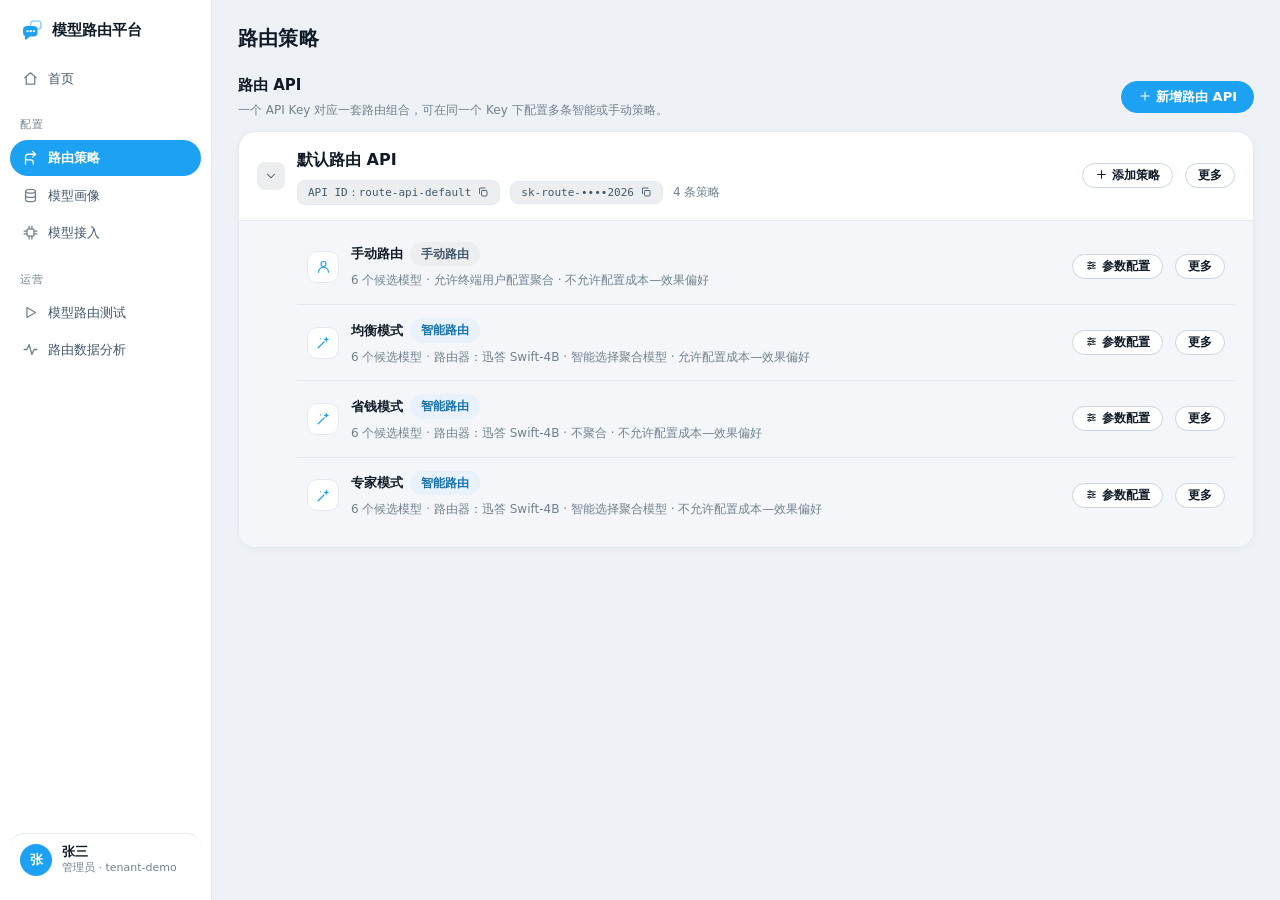
<file: router.html>
<!DOCTYPE html>
<html lang="zh-CN">
<head>
<meta charset="UTF-8">
<meta name="viewport" content="width=device-width, initial-scale=1">
<link rel="icon" href="data:image/svg+xml,%3Csvg xmlns='http://www.w3.org/2000/svg' viewBox='0 0 24 24'%3E%3Crect width='24' height='24' rx='5.5' fill='%231DA1F2'/%3E%3Crect x='10.5' y='3.6' width='9.6' height='7.3' rx='2.7' fill='none' stroke='%23fff' stroke-width='1.5' opacity='0.75'/%3E%3Cpath d='M3.4 12a3.7 3.7 0 0 1 3.7-3.7h6a3.7 3.7 0 0 1 3.7 3.7v2.3a3.7 3.7 0 0 1-3.7 3.7H9.5l-3.1 2.6c-.55.46-1.3.07-1.3-.64v-2.4A3.7 3.7 0 0 1 3.4 14.3z' fill='%23fff'/%3E%3Ccircle cx='7.4' cy='13.1' r='1.05' fill='%231DA1F2'/%3E%3Ccircle cx='10.25' cy='13.1' r='1.05' fill='%231DA1F2'/%3E%3Ccircle cx='13.1' cy='13.1' r='1.05' fill='%231DA1F2'/%3E%3C/svg%3E">
<title>模型路由 · 智能交互平台</title>
<link rel="stylesheet" href="./shared.css?v=13e24454">
<link rel="prefetch" href="./dashboard.html"><link rel="prefetch" href="./home-router.html"><link rel="prefetch" href="./playground.html"><link rel="prefetch" href="./router.html"><link rel="prefetch" href="./trace.html">
</head>
<body class="has-side">
<div class="page">
  <div class="page-head" style="display:flex;align-items:center;gap:6px"><div class="page-title" id="pageTitle">模型接入</div><span id="headActions" style="margin-left:auto"></span></div>

  <div id="tabContent"></div>
</div>

<script>window.SIA_PLATFORM="router";</script>
<script src="./mock_data.js?v=d70be8bd"></script>
<script src="./mock_api.js?v=15b22403"></script>
<script src="./tokens.js?v=360e29ed"></script>
<script src="./ui.js?v=ff5d6dcf"></script>
<script src="./components.js?v=2e39e148"></script>
<script src="./testchat.js?v=31ecca27"></script>
<script>
UI.nav("router");
const { el } = UI;
// 走查：板块入口只保留左侧导航一处，页内不再放横向 tab（按 #hash 渲染）
const SECTION_NAMES = { models: "模型接入", dispatch: "路由策略", profile: "模型画像", apidoc: "接入文档" };
let activeTab = "models";

let pollTimer = null;

function showSection(key, first = false) {
  if (key === "policies") key = "dispatch"; // 旧深链兼容
  if (key === "flow" || key === "flywheel" || key === "scene" || key === "import" || key === "review") key = "profile"; // v7：数据集/飞轮页并入模型画像页
  if (!RENDER[key]) key = "dispatch";
  if (!first && key === activeTab) return;
  activeTab = key;
  clearInterval(pollTimer);
  document.getElementById("pageTitle").textContent = SECTION_NAMES[key];
  document.getElementById("headActions").innerHTML = "";
  document.title = SECTION_NAMES[key] + " · 智能交互平台";
  UI.loading(content());
  RENDER[key]().catch(e => UI.toast("加载失败：" + e.message, true));
}

const content = () => document.getElementById("tabContent");

// ================= 模型池 =================

async function renderModels() {
  const { models } = await UI.api("/v1/models");
  const box = content();
  box.innerHTML = "";
  document.getElementById("headActions").appendChild(
    el("a", { class: "btn small ghost", href: "./router.html#apidoc", target: "_blank", rel: "noopener",
      title: "对接开发的完整口径（新标签页打开）" }, [UI.icon("link", 13), "接入文档"]));
  const statusChip = { active: ["在线", "green"], registering: ["注册中", "yellow"],
    paused: ["已停用", "gray"], retired: ["已退役", "red"] };
  const table = el("table", { class: "data" }, [
    el("thead", {}, [el("tr", {}, ["供应商", "名称", "模型型号", "接入方式", "单价 ¥/M（入 / 出）", "多模态", "思考模式", "启用情况", "操作"]
      .map(h => el("th", { class: (h === "名称" || h === "模型型号") ? "w-main" : "" }, [h])))]),
    el("tbody", {}, models.filter(m => (m.bank_coverage || 0) >= 1)
      .sort((a2, b2) => String(a2.provider).localeCompare(String(b2.provider)) || String(a2.display_name).localeCompare(String(b2.display_name)))
      .map((m, i, arr) => renderModelRow(m, i === 0 || arr[i - 1].provider !== m.provider))),
  ]);
  function renderModelRow(m, firstOfProvider) {
      const [lb, color] = statusChip[m.status] || [m.status, "gray"];
      const caps = m.capabilities || {};
      const coverage = Math.round((m.bank_coverage || 0) * 100);
      const backfill = m.backfill;
      const noCred = m.credential_masked === "****";
      return el("tr", {}, [
        el("td", { style: "font-weight:600" }, [firstOfProvider ? m.provider : ""]),
        el("td", { style: "min-width:160px" }, [
          el("div", { style: "font-weight:600;display:flex;align-items:center;gap:6px;white-space:nowrap" }, [m.display_name,
            m.is_default ? el("span", { class: "chip blue", style: "flex:none;max-width:none", title: "默认兜底：智能路由故障时切换到此模型；不能停用或删凭证" }, ["默认兜底"]) : null]),
        ]),
        el("td", { class: "muted num" }, [m.model_name || m.model_id]),
        el("td", {}, [m.deploy_type === "self_hosted"
          ? el("span", { title: "自有部署：成本按 GPU 卡·时做简易估算" }, [`自有部署 · ${m.gpu_count} 卡`])
          : el("span", { class: "muted" }, ["API 接入"])]),
        el("td", { class: "num", title: m.deploy_type === "self_hosted"
            ? "自有部署：按卡数折算的估算单价，可在「编辑」里修正" : "每百万 token 的输入 / 输出单价（人民币）" }, [
          (Number(m.price_input) || Number(m.price_output))
            ? el("span", {}, [`${m.price_input} / ${m.price_output}`,
                m.deploy_type === "self_hosted" ? el("span", { class: "muted", style: "margin-left:4px" }, ["估算"]) : null])
            : el("span", { class: "muted", title: "点「编辑」补充单价（可贴定价页链接由 AI 读取）" }, ["待补充"])]),
        el("td", {}, [caps.vision
          ? el("span", { title: "支持图像识别：多模态请求会被硬规则层分流到该模型" }, ["支持图像"])
          : el("span", { class: "muted", title: "不支持图像：多模态请求不会路由给它" }, ["不支持"])]),
        el("td", {}, [caps.thinking
          ? (() => {
              const lab2 = el("span", { class: "muted", style: "font-size:var(--font-caption)" }, [caps.thinking_enabled !== false ? "" : "关闭"]);
              return el("span", { style: "display:inline-flex;align-items:center;gap:8px" }, [
                UI.toggle({ checked: caps.thinking_enabled !== false,
                  onChange: async (next) => {
                    try {
                      await UI.api(`/v1/models/${m.model_id}/thinking`, { method: "POST", body: { enabled: next } });
                      lab2.textContent = next ? "" : "关闭";
                      UI.toast(next ? "已开启思考模式" : "已关闭思考模式");
                      return true;
                    } catch (err) { UI.toast(err.data?.error || err.message, true); return false; }
                  } }), lab2]);
            })()
          : el("span", { class: "muted", title: "该模型不支持深度思考" }, ["不支持"])]),
        el("td", {}, [
          m.is_default ? el("span", { class: "chip blue", title: "兜底模型常开，不能停用；先切换默认兜底才能操作" }, ["兜底"])
          : noCred ? el("span", { class: "chip gray", title: "凭证未配置，不能启用" }, ["不可用"])
          : UI.toggle({ checked: m.status === "active",
            onChange: async (next) => {
              if (!next) {
                const ok = await UI.confirm("停用模型", `停用「${m.display_name}」后立即退出路由候选，进行中的请求将无法使用该模型。继续？`, { okText: "确认停用" });
                if (!ok) return false;
              }
              try {
                await UI.api(`/v1/models/${m.model_id}/status`, { method: "POST", body: { status: next ? "active" : "paused" } });
                UI.toast(next ? "已启用，即时参与路由" : "已停用");
                renderModels();
                return true;
              } catch (err) { UI.toast(err.data?.error || err.message, true); return false; }
            } }),
        ]),
        el("td", {}, [el("div", { style: "display:flex;gap:6px;align-items:center" }, [
          el("button", { class: "btn small", onclick: () => editModelDrawer(m) }, ["编辑"]),
          (() => {
            const more = el("button", { class: "btn small", "aria-label": "更多操作", onclick: () => UI.menu(more, [
              !m.is_default && m.status === "active" ? { label: "设为默认兜底", onClick: async () => {
                const ok = await UI.confirm("设为默认兜底模型", `所有降级 / 故障切换都会落到「${m.display_name}」。建议选择稳定、成本可控的模型。继续？`, { okText: "确认设置" });
                if (!ok) return;
                try { await UI.api(`/v1/models/${m.model_id}/set-default`, { method: "POST" }); UI.toast("已设为默认兜底模型"); renderModels(); }
                catch (e) { UI.toast(e.data?.error || e.message, true); }
              } } : null,
              { label: "复制 model_id", onClick: () => { navigator.clipboard.writeText(m.model_id); UI.toast("已复制"); } },
              !m.is_default ? { label: "删除模型", danger: true, onClick: async () => {
                const ok = await UI.confirm("删除模型", `删除「${m.display_name}」后立即退出路由；历史得分与调用记录保留用于审计。`, { okText: "删除", danger: true });
                if (!ok) return;
                try { await UI.api(`/v1/models/${m.model_id}/delete`, { method: "POST" }); UI.toast("已删除"); renderModels(); }
                catch (e) { UI.toast(e.data?.error || e.message, true); }
              } } : null,
              m.credential_masked !== "****" ? { label: "删除凭证并暂停", danger: true, onClick: async () => {
                if (m.is_default) { UI.toast("默认兜底模型的凭证不能删除，请先切换默认模型", true); return; }
                const ok = await UI.confirm("删除凭证", `删除「${m.display_name}」的凭证后模型立即暂停，进行中的会话自动切换备选模型。此操作不可撤销。`, { okText: "确认删除", danger: true });
                if (!ok) return;
                try { const r = await UI.api(`/v1/models/${m.model_id}/credential/delete`, { method: "POST" }); UI.toast(r.note); renderModels(); }
                catch (e) { UI.toast(e.data?.error || e.message, true); }
              } } : null,
            ]) }, ["更多"]);
            return more;
          })(),
        ])]),
      ]);
  }
  box.appendChild(el("div", { class: "card" }, [
    el("div", { style: "display:flex;justify-content:space-between;margin-bottom:10px" }, [
      el("div", { class: "section-title", style: "margin:0" }, ["已接入模型"]),
      el("div", { style: "display:flex;gap:8px" }, [
        el("a", { class: "btn", href: "./playground.html#model" }, [UI.icon("play", 14), "测试"]),
        el("button", { class: "btn primary", onclick: registerDialog }, [UI.icon("plus", 14), "添加模型"]),
      ]),
    ]),
    table,
  ]));
}

// 走查 R2：注册表单原先全英文字段名、无必填标记、无校验、无取消
function registerDialog() {
  if (document.querySelector(".modal-mask")) return; // 防连点叠开
  // 两步：1 填接入信息做连接校验 → 2 自动带出单价与能力（可修改）后添加
  const st = { model_name: "", display_name: "", provider: "", endpoint: "", credential_ref: "",
               price_input: null, price_output: null, caps: null, deploy_type: "api", gpu_count: "" };
  const fieldEl = (label, key, ph, hint, type = "text") => {
    const n = el("input", { type, value: st[key] ?? "", placeholder: ph });
    n.oninput = () => st[key] = n.value.trim();
    return el("label", { class: "field" }, [
      el("span", { class: "label-text req" }, [label, hint ? UI.help(hint) : null]), n]);
  };
  const err = el("div", { class: "field-error" });
  const verifyBtn = el("button", { class: "btn primary", onclick: async (e) => {
    err.textContent = "";
    if (!st.provider) { err.textContent = "请填写供应商"; return; }
    if (!/^[A-Za-z0-9][A-Za-z0-9._-]{0,39}$/.test(st.model_name)) { err.textContent = "模型型号需为 1-40 位字母、数字、点、下划线或短横线"; return; }
    if (!st.display_name) { err.textContent = "请填写名称"; return; }
    if (!/^https:\/\/\S+$/.test(st.endpoint)) { err.textContent = "接口地址必须是 https:// 开头的完整 URL"; return; }
    if (!/^vault:\/\/\S+$/.test(st.credential_ref)) { err.textContent = "凭证需为 vault:// 引用（密钥不明文入库）"; return; }
    if (st.deploy_type === "self_hosted") {
      const g = Number(st.gpu_count);
      if (!Number.isInteger(g) || g < 1 || g > 512) { err.textContent = "自有部署请填写卡数（1-512 的整数）"; return; }
    }
    await UI.withBusy(e.currentTarget, async () => {
      await new Promise(r => setTimeout(r, 600)); // 演示：模拟连通性校验
      try {
        const r = await UI.api("/v1/models", { method: "POST", body: {
          model_name: st.model_name, display_name: st.display_name, provider: st.provider,
          endpoint: st.endpoint, credential_ref: st.credential_ref,
          deploy_type: st.deploy_type, gpu_count: st.deploy_type === "self_hosted" ? Number(st.gpu_count) : 0,
          vision: !!st.vision,
          capabilities: { tool_call: true, streaming: true } } });
        UI.toast((st.deploy_type === "self_hosted"
          ? "模型已添加并生效，成本已按卡数估算；benchmark 得分缺失时在「模型画像」页补录"
          : "模型已添加并生效。可在列表「编辑」里补充官网单价，benchmark 得分缺失时在「模型画像」页补录")
          + (r.same_name_count ? `。注意：型号 ${st.model_name} 已有 ${r.same_name_count} 条接入，请用名称区分` : ""));
        mask.remove(); renderModels();
      } catch (e2) { err.textContent = e2.data?.error || e2.message; }
    }, "校验中……");
  } }, ["连接校验并添加"]);
  const gpuIn = el("input", { type: "number", min: "1", max: "512", step: "1", value: "", placeholder: "例如 16" });
  gpuIn.oninput = () => st.gpu_count = gpuIn.value.trim();
  const gpuField = el("label", { class: "field", hidden: true }, [
    el("span", { class: "label-text req" }, ["部署卡数",
      UI.help("需要多少张 GPU 卡；平台按 GPU 卡·时折算出估算单价，可在「编辑」里修正")]), gpuIn]);
  const deploySel = UI.fancySelect({ value: "api", width: "100%",
    options: [["api", "API 接入（按官网单价计成本）"], ["self_hosted", "自有部署（按卡数做简易估算）"]],
    onChange: (v) => { st.deploy_type = v; gpuField.hidden = v !== "self_hosted"; } });
  const body = el("div", { class: "form-loose" }, [
    el("div", { class: "sec-head" }, ["接入信息"]),
    el("div", { class: "grid cols-2" }, [
      fieldEl("供应商", "provider", "例如：alibaba / deepseek / 自研"),
      fieldEl("模型型号", "model_name", "例如：qwen3-vl-8b-instruct",
        "模型的官方型号。同一型号可接多条——官方 API 一条、自有部署一条，用名称区分；实例 ID 由系统生成"),
    ]),
    fieldEl("名称", "display_name", "例如：Qwen3-VL 官方版 / Qwen3-VL 本地版", "列表与路由决策里展示的名字，同型号多条接入靠它区分"),
    fieldEl("接口地址", "endpoint", "https://api.provider.com/v1", "仅 https"),
    fieldEl("API 凭证", "credential_ref", "vault://cred/my-model", "填 vault:// 引用，密钥加密存储、展示脱敏"),
    el("label", { class: "field" }, [el("span", { class: "label-text req" }, ["接入方式",
      UI.help("API 接入的成本按官网单价；自有部署没有账单，按需要的 GPU 卡数做简易估算")]), deploySel]),
    gpuField,
    el("div", { class: "field" }, [
      el("span", { class: "label-text" }, ["图像识别（多模态）",
        UI.help("模型能否看图：多模态请求只会分流给支持图像的模型，一个都没有时走兜底")]),
      UI.toggle({ checked: false, label: "不支持", onChange: (v, lab) => { st.vision = v; return true; } }),
    ]),
    err,
    el("div", { class: "muted", style: "margin:4px 0 8px" }, ["单价 / 上下文长度非必选，添加后可在模型列表「编辑」里随时补充"]),
    el("div", { style: "display:flex;justify-content:flex-end;margin-top:8px" }, [verifyBtn]),
  ]);
  const mask = UI.modal("添加模型", body, null, { persistent: true });
}

// 编辑模型：改名 + 接入方式与成本（API 官网单价 / 自有部署按卡数估算）+ 上下文
function editModelDrawer(m) {
  const nameIn = el("input", { type: "text", maxlength: "24", value: m.display_name });
  const provIn = el("input", { type: "text", maxlength: "20", value: m.provider || "" });
  const dst = { deploy_type: m.deploy_type || "api", gpu_count: m.gpu_count || "",
    vision: !!(m.capabilities || {}).vision };
  const gpuIn = el("input", { type: "number", min: "1", max: "512", step: "1", value: dst.gpu_count || "", placeholder: "例如 16" });
  gpuIn.oninput = () => dst.gpu_count = gpuIn.value.trim();
  const gpuField = el("label", { class: "field", hidden: dst.deploy_type !== "self_hosted" }, [
    el("span", { class: "label-text req" }, ["部署卡数",
      UI.help("按 GPU 卡·时折算估算单价；改卡数后把单价清空可重新估算")]), gpuIn]);
  const deploySel = UI.fancySelect({ value: dst.deploy_type, width: "100%",
    options: [["api", "API 接入（按官网单价计成本）"], ["self_hosted", "自有部署（按卡数做简易估算）"]],
    onChange: (v) => { dst.deploy_type = v; gpuField.hidden = v !== "self_hosted"; } });
  const urlIn = el("input", { type: "url", placeholder: "https://provider.com/pricing（官方定价 / 模型文档页）" });
  const pin = el("input", { type: "number", step: "0.05", min: "0", max: "10000", value: Number(m.price_input) || "", placeholder: "例如 0.4" });
  const pout = el("input", { type: "number", step: "0.05", min: "0", max: "10000", value: Number(m.price_output) || "", placeholder: "例如 0.8" });
  const ctx = el("input", { type: "number", step: "1", min: "0", max: "100000", value: (m.capabilities?.context_window || 0) / 1024 || "", placeholder: "例如 128" });
  const err = el("div", { class: "field-error" });
  const aiBtn = el("button", { class: "btn ai", type: "button", disabled: true,
    title: "先填写定价页链接", onclick: async (e) => {
    if (!/^https:\/\/\S+$/.test(urlIn.value.trim())) { err.textContent = "定价页链接需为 https:// 开头的完整 URL"; return; }
    err.textContent = "";
    await UI.withBusy(e.currentTarget, async () => {
      await new Promise(r => setTimeout(r, 900)); // 演示：模拟 AI 抓取定价页
      let h = 0; const u = urlIn.value.trim();
      for (let i = 0; i < u.length; i++) h = (h * 31 + u.charCodeAt(i)) >>> 0;
      pin.value = (0.2 + (h % 8) * 0.1).toFixed(1);
      pout.value = (Number(pin.value) * 2).toFixed(1);
      ctx.value = [32, 64, 128, 256][h % 4];
      UI.toast("AI 已从页面读出单价与上下文长度，请核对后保存");
    }, "AI 获取中……");
  } }, [UI.icon("wand", 14), "AI 自动获取"]);
  urlIn.oninput = () => {
    const has = !!urlIn.value.trim();
    if (has) aiBtn.removeAttribute("disabled"); else aiBtn.setAttribute("disabled", "");
    aiBtn.title = has ? "" : "先填写定价页链接";
  };
  const foot = el("div", { style: "display:flex;gap:8px;justify-content:flex-end;align-items:center;width:100%" }, [
    err, el("div", { style: "flex:1" }),
    el("button", { class: "btn", onclick: () => mask2.querySelector(".close-btn")?.click() }, ["取消"]),
    el("button", { class: "btn primary", onclick: async (e) => {
      if (!nameIn.value.trim()) { err.textContent = "显示名必填"; return; }
      for (const [inp, lab] of [[pin, "输入单价"], [pout, "输出单价"]]) {
        const v = inp.value.trim();
        if (v !== "" && !(Number(v) >= 0 && Number(v) <= 10000)) { err.textContent = lab + " 需在 0 ~ 10000 之间"; return; }
      }
      if (ctx.value.trim() !== "" && !(Number(ctx.value) >= 0 && Number(ctx.value) <= 100000)) { err.textContent = "上下文长度需在 0 ~ 100000k 之间"; return; }
      if (dst.deploy_type === "self_hosted") {
        const g = Number(dst.gpu_count);
        if (!Number.isInteger(g) || g < 1 || g > 512) { err.textContent = "自有部署请填写卡数（1-512 的整数）"; return; }
      }
      await UI.withBusy(e.currentTarget, async () => {
        try {
          if (!provIn.value.trim()) { err.textContent = "供应商必填"; return; }
          await UI.api(`/v1/models/${m.model_id}/update`, { method: "POST",
            body: { display_name: nameIn.value.trim(), provider: provIn.value.trim() } });
          await UI.api(`/v1/models/${m.model_id}/profile-data`, { method: "POST", body: {
            price_input: Number(pin.value) || 0, price_output: Number(pout.value) || 0,
            context_window: Math.round((Number(ctx.value) || 0) * 1024),
            deploy_type: dst.deploy_type,
            gpu_count: dst.deploy_type === "self_hosted" ? Number(dst.gpu_count) : 0,
            vision: dst.vision } });
          UI.toast("已保存");
          mask2.querySelector(".close-btn")?.click();
          renderModels();
        } catch (e2) { err.textContent = e2.data?.error || e2.message; }
      }, "保存中……");
    } }, ["保存"]),
  ]);
  const mask2 = UI.drawer(`编辑模型 · ${m.display_name}`, el("div", { class: "form-loose" }, [
    el("label", { class: "field" }, [el("span", { class: "label-text req" }, ["模型名称"]), nameIn]),
    el("div", { class: "grid cols-2" }, [
      el("label", { class: "field" }, [el("span", { class: "label-text req" }, ["供应商"]), provIn]),
      el("label", { class: "field" }, [el("span", { class: "label-text" }, ["模型型号",
        UI.help("注册时确定，不可修改；同一型号可另接一条不同部署方式的实例")]),
        el("input", { type: "text", value: m.model_name || m.model_id, disabled: true })]),
    ]),
    el("div", { class: "sec-head", style: "margin-top:8px" }, ["接入方式与成本",
      el("span", { class: "muted", style: "margin-left:8px;font-weight:400;font-size:var(--font-caption)" }, ["API 接入贴官方定价页由 AI 读取；自有部署留空单价按卡数估算"])]),
    el("label", { class: "field" }, [el("span", { class: "label-text" }, ["接入方式"]), deploySel]),
    gpuField,
    el("div", { class: "field" }, [
      el("span", { class: "label-text" }, ["图像识别（多模态）",
        UI.help("多模态请求只会分流给支持图像的模型")]),
      UI.toggle({ checked: dst.vision, label: dst.vision ? "支持" : "不支持",
        onChange: (v) => { dst.vision = v; return true; } }),
    ]),
    el("label", { class: "field" }, [el("span", { class: "label-text" }, ["定价页链接"]),
      el("div", { style: "display:flex;gap:8px" }, [urlIn, aiBtn])]),
    el("div", { style: "display:grid;grid-template-columns:1fr 1fr 1fr;gap:0 12px" }, [
      el("label", { class: "field" }, [el("span", { class: "label-text" }, ["输入单价（¥/M）"]), pin]),
      el("label", { class: "field" }, [el("span", { class: "label-text" }, ["输出单价（¥/M）"]), pout]),
      el("label", { class: "field" }, [el("span", { class: "label-text" }, ["上下文（k）"]), ctx]),
    ]),
    el("div", { class: "muted" }, ["模型型号、接口地址与凭证在注册时确定；换凭证走「更多 → 删除凭证并暂停」后重新添加"]),
  ]), foot);
}

// ================= 策略 =================

// 参数配置里的 API 对接说明：请求参数与返回字段的完整口径，整块可复制给对接开发
function apiSnippet(apiKey, st={}) {
  const routeLines=st.route_type==="manual"?[
    '  "answer_models": ["model-id"], // 手动路由：终端用户从候选范围内指定回答模型',
    '  "aggregate": "auto",          // auto 采用策略默认回答方式；on 聚合 / off 不聚合',
    '  "aggregator_model": "model-id" // 聚合开启时可指定聚合模型',
  ]:[
    '  "aggregate": "auto"       // 智能路由：可选，auto 跟随策略默认 / on 强制聚合 / off 关闭聚合',
  ];
  return [
    "// 1) 发起对话（POST /v1/route，SSE 流式返回）",
    "{",
    `  "api_key": "${apiKey}",   // 本策略的 Key，带上即按本策略路由`,
    '  "text": "用户的问题",',
    ...routeLines,
    "}",
    "",
    "// 2) 返回（final 事件）关键字段",
    "//   content           回答正文",
    "//   request_id        本次请求编号，问题排查与对账用",
    "//   applied           本次实际生效口径：{ route_type, aggregate, aggregation_used, policy_id }",
    "//   decision_summary  路由决策：命中层级 route_layer / 相关维度 dimensions / 模型 / 成本",
  ].join("\n");
}

function buildApiDoc(policyId, apiKey, st) {
  const body = el("pre", { class: "num", style: "margin:8px 0 0;background:var(--bg-sunken);border-radius:8px;" +
    "padding:10px 12px;font-size:var(--font-caption);line-height:1.6;white-space:pre-wrap;overflow-x:auto" },
    [apiSnippet(apiKey,st)]);
  body.hidden = true;
  const toggleBtn = el("button", { class: "btn small ghost", type: "button", onclick: () => {
    body.hidden = !body.hidden; toggleBtn.classList.toggle("active", !body.hidden);
  } }, ["API 参数与返回说明", UI.icon("chevron", 13)]);
  return el("div", { class: "field", style: "margin-top:2px" }, [
    el("div", { style: "display:flex;align-items:center;gap:8px" }, [
      toggleBtn,
      el("div", { style: "flex:1" }),
      el("button", { class: "btn small", type: "button", onclick: () => {
        navigator.clipboard.writeText(apiSnippet(apiKey,st));
        UI.toast("已复制 API 对接说明（含请求参数与返回字段）");
      } }, [UI.icon("copy", 13), "复制对接说明"]),
    ]),
    body,
  ]);
}

const COST_EFFECT_LEVELS=[[0,"只看成本"],[0.2,"明显偏成本"],[0.5,"效果成本均衡"],[0.8,"明显偏效果"],[1,"只看效果"]];
function routerModelCost(m){
  try{
    const type=nodeMeta(m).api_type,p=modelProfile(m);
    if(type==="private")return 0;
    if(type==="package")return p.cost.package_overage_available&&p.cost.package_overage_input!=null&&p.cost.package_overage_output!=null?p.cost.package_overage_input+p.cost.package_overage_output:0;
    if(p.cost.input!=null&&p.cost.output!=null)return p.cost.input+p.cost.output;
  }catch(_e){}
  const raw=(Number(m.price_input)||0)+(Number(m.price_output)||0);return raw>0?raw:Number.POSITIVE_INFINITY;
}
function cheapestRouterModel(models){return (models||[]).reduce((best,m)=>!best||routerModelCost(m)<routerModelCost(best)?m:best,null);}

// 策略表单（新增与编辑共用）：公共模型范围 + 智能 / 手动两套路由参数。
function policyForm(init, actives, policyId, apiKey) {
  const aggInit=init.aggregation_weights||{};
  const st={name:init.name||"",route_type:init.route_type||"smart",whitelist:new Set(init.whitelist||[]),fallback:init.fallback||"",router_model:init.router_model||"",
    domain_weight:init.domain_weight??0.5,allow_agg:init.allow_agg!==false,default_aggregation:init.default_aggregation==="on"?"on":"off",
    aggregation_model_mode:init.aggregation_model_mode==="fixed"?"fixed":"smart",aggregator_model:init.aggregator_model||"",
    agg_task:aggInit.task??0.6,agg_knowledge:aggInit.knowledge??aggInit.reasoning??0.2,agg_judgment:aggInit.judgment??0.2,
    allow_cost_preference:init.allow_cost_preference!==false,alpha:init.alpha??0.5};
  st.alpha=COST_EFFECT_LEVELS.reduce((best,item)=>Math.abs(item[0]-st.alpha)<Math.abs(best[0]-st.alpha)?item:best,COST_EFFECT_LEVELS[0])[0];
  if(st.whitelist.size===0)actives.forEach(m=>st.whitelist.add(m.model_id));
  if(st.router_model&&!actives.some(m=>m.model_id===st.router_model))st.router_model="";
  const nameIn=el("input",{type:"text",maxlength:"15",value:st.name,placeholder:"例如：金融分析策略（1-15 字）"});
  const nameErr=el("div",{class:"field-error"});
  nameIn.oninput=()=>{st.name=nameIn.value;nameErr.textContent="";};
  const withCap=m=>(m.display_name||m.model_name||m.model_id)+((m.capabilities||{}).vision?" · 图像":"");
  const wlWrap=UI.tagSelect({selected:[...st.whitelist],minKeep:1,placeholder:"点击选择候选模型，可输入搜索",options:actives.map(m=>[m.model_id,withCap(m)]),onChange:vals=>{st.whitelist=new Set(vals);}});
  if(!st.fallback){const dm=actives.find(m=>m.is_default)||actives[0];st.fallback=dm?dm.model_id:"";}
  const fbSel=UI.fancySelect({value:st.fallback,width:"100%",options:actives.map(m=>[m.model_id,withCap(m)]),onChange:v=>st.fallback=v});
  const slider=(key,leftLb,rightLb)=>{
    const val=el("span",{class:"num",style:"font-weight:600;min-width:34px;text-align:right"},[Number(st[key]).toFixed(2)]);
    const inp=el("input",{type:"range",min:"0",max:"1",step:"0.05",value:String(st[key]),style:"flex:1"});
    const fill=()=>inp.style.setProperty("--fill",(Number(inp.value)*100)+"%");fill();
    inp.oninput=()=>{st[key]=Number(inp.value);val.textContent=Number(st[key]).toFixed(2);fill();};
    return el("div",{style:"display:flex;align-items:center;gap:10px"},[el("span",{class:"muted",style:"flex:none"},[leftLb]),inp,el("span",{class:"muted",style:"flex:none"},[rightLb]),val]);
  };
  const costEffectSlider=()=>{
    let index=COST_EFFECT_LEVELS.findIndex(([value])=>value===st.alpha);if(index<0)index=2;
    const val=el("span",{class:"num",style:"font-weight:600;min-width:24px;text-align:right"},[String(COST_EFFECT_LEVELS[index][0])]);
    const inp=el("input",{type:"range",min:"0",max:String(COST_EFFECT_LEVELS.length-1),step:"1",value:String(index),style:"flex:1"});
    const fill=()=>inp.style.setProperty("--fill",(Number(inp.value)/(COST_EFFECT_LEVELS.length-1)*100)+"%");fill();
    inp.oninput=()=>{const level=COST_EFFECT_LEVELS[Number(inp.value)];st.alpha=level[0];val.textContent=String(level[0]);fill();};
    const marks=el("div",{style:"display:grid;grid-template-columns:repeat(5,minmax(62px,1fr));gap:4px;margin:8px 34px 0;text-align:center"},COST_EFFECT_LEVELS.map(([value,label])=>el("div",{},[el("div",{class:"num",style:"font-weight:600"},[String(value)]),el("div",{class:"muted",style:"font-size:var(--font-caption);line-height:1.35"},[label])])));
    return el("div",{},[el("div",{style:"display:flex;align-items:center;gap:10px"},[el("span",{class:"muted",style:"flex:none"},["更省钱"]),inp,el("span",{class:"muted",style:"flex:none"},["更高质量"]),val]),marks]);
  };
  const behaviorBox=el("div",{}),aggregationBox=el("div",{});
  const weightInput=(label,key,onInput)=>{const input=el("input",{type:"number",min:"0",max:"1",step:"0.05",value:String(st[key])});input.oninput=()=>{st[key]=input.value===""?0:Number(input.value);onInput();};return el("label",{class:"field"},[el("span",{class:"label-text"},[label]),input]);};
  const defaultAggregationField=()=>el("label",{class:"field"},[
    el("span",{class:"label-text req"},["默认回答方式",UI.help("终端用户未传 aggregate 参数或传 auto 时采用；终端用户仍可按次选择聚合或不聚合")]),
    UI.fancySelect({value:st.default_aggregation,width:"100%",options:[["off","默认不聚合"],["on","默认聚合"]],onChange:v=>st.default_aggregation=v}),
  ]);
  const drawBehavior=()=>{
    behaviorBox.innerHTML="";
    aggregationBox.innerHTML="";
    behaviorBox.appendChild(el("div",{class:"form-sec"},[st.route_type==="smart"?"智能路由参数":"手动路由参数"]));
    if(st.route_type==="manual"){
      behaviorBox.appendChild(el("div",{class:"route-type-note",style:"margin-bottom:16px"},["回答模型由终端用户从候选模型范围内自行指定。"]));
      const manualAggregation=el("div",{},[el("div",{class:"field"},[
        el("span",{class:"label-text"},["是否允许聚合"]),
        UI.toggle({checked:st.allow_agg,label:st.allow_agg?"允许聚合":"不允许聚合",onChange:v=>{st.allow_agg=v;if(!v)st.default_aggregation="off";setTimeout(drawBehavior,0);return true;}}),
        el("div",{class:"muted",style:"font-size:var(--font-caption);margin-top:6px;line-height:1.7"},[st.allow_agg?"开启后，允许终端用户自行配置回答模型和聚合模型，并可按次切换是否聚合。":"关闭后，终端用户仅可自行配置回答模型，不可使用聚合模型。"]),
      ])]);
      if(st.allow_agg)manualAggregation.appendChild(defaultAggregationField());
      aggregationBox.appendChild(manualAggregation);
      return;
    }
    const routerSel=UI.fancySelect({value:st.router_model,width:"100%",options:[["","请选择路由器模型"],...actives.map(m=>[m.model_id,withCap(m)])],onChange:v=>st.router_model=v});
    behaviorBox.appendChild(el("label",{class:"field"},[
      el("span",{class:"label-text req"},["路由器模型",UI.help("用于识别请求的任务类型和专业领域，不直接回答用户问题")]),routerSel,
    ]));
    behaviorBox.appendChild(el("label",{class:"field"},[
      el("span",{class:"label-text"},["专业领域能力权重",UI.help("识别出专业领域时，任务质量按（1 - 权重）× 通用任务能力 + 权重 × 专业领域匹配度计算；默认建议 0.50")]),
      slider("domain_weight","通用任务能力","专业领域能力"),
    ]));
    const costCard=el("div",{class:`cost-preference-card ${st.allow_cost_preference?"adjustable":"fixed"}`},[el("div",{class:"cost-preference-head"},[el("div",{},[el("div",{style:"font-weight:700"},["成本—效果偏好"]),el("div",{class:"muted"},["决定该策略更偏向低成本还是高质量。"])]),el("span",{class:`chip ${st.allow_cost_preference?"blue":"yellow"}`},[st.allow_cost_preference?"终端可调":"策略固定"])]),el("div",{class:"field"},[el("span",{class:"label-text"},["是否允许终端用户调整"]),UI.toggle({checked:st.allow_cost_preference,label:st.allow_cost_preference?"允许调整":"禁止调整",onChange:v=>{st.allow_cost_preference=v;setTimeout(drawBehavior,0);return true;}})]),el("div",{class:"cost-mode-callout"},[el("div",{style:"font-weight:700"},[st.allow_cost_preference?"这是终端用户的初始挡位":"这是策略强制执行的固定权重"]),el("div",{class:"muted",style:"margin-top:3px"},[st.allow_cost_preference?"终端用户进入时采用此值，之后可以按需切换挡位。":"终端用户不可修改，所有请求始终使用下面设置的权重。"])]),el("label",{class:"field"},[el("span",{class:"label-text"},[st.allow_cost_preference?"终端默认挡位":"策略固定权重",UI.help("综合分 = α × 效果分 + (1 - α) × 便宜分；便宜分越高表示越便宜，因此 α=0 只看成本，α=1 只看效果")]),costEffectSlider()])]);
    behaviorBox.appendChild(costCard);
    const aggregationCard=el("div",{},[el("div",{class:"field"},[el("span",{class:"label-text"},["是否允许聚合",UI.help("开启后可并行调用多个回答模型，再由聚合模型生成最终答案")]),UI.toggle({checked:st.allow_agg,label:st.allow_agg?"允许聚合":"不允许聚合",onChange:v=>{st.allow_agg=v;if(!v)st.default_aggregation="off";setTimeout(drawBehavior,0);return true;}})])]);
    if(st.allow_agg){
      aggregationCard.appendChild(defaultAggregationField());
      aggregationCard.appendChild(el("label",{class:"field"},[el("span",{class:"label-text req"},["聚合模型选择方式"]),UI.fancySelect({value:st.aggregation_model_mode,width:"100%",options:[["smart","智能选择聚合模型"],["fixed","指定一个聚合模型"]],onChange:v=>{st.aggregation_model_mode=v;setTimeout(drawBehavior,0);}})]));
      if(st.aggregation_model_mode==="fixed")aggregationCard.appendChild(el("label",{class:"field"},[el("span",{class:"label-text req"},["指定聚合模型"]),UI.fancySelect({value:st.aggregator_model,width:"100%",options:[["","请选择聚合模型"],...actives.map(m=>[m.model_id,withCap(m)])],onChange:v=>st.aggregator_model=v})]));
      if(st.aggregation_model_mode==="smart"){
      const sumText=el("div",{class:"muted",style:"font-size:var(--font-caption);margin-top:-4px"});
      const refreshSum=()=>{const sum=st.agg_task+st.agg_knowledge+st.agg_judgment;sumText.textContent="聚合能力权重合计必须等于 1.00";sumText.style.color=Math.abs(sum-1)<0.001?"var(--text-muted)":"var(--danger)";};
      aggregationCard.appendChild(el("div",{class:"field"},[
        el("span",{class:"label-text"},["聚合路由能力权重",UI.help("用于选择聚合模型；默认：当前任务质量 0.60、知识问答 0.20、学术写作 0.20")]),
        el("div",{class:"grid cols-3"},[weightInput("当前任务质量","agg_task",refreshSum),weightInput("知识问答","agg_knowledge",refreshSum),weightInput("学术写作","agg_judgment",refreshSum)]),sumText,
      ]));refreshSum();}
    }
    aggregationBox.appendChild(aggregationCard);
  };
  const typeHint=el("div",{class:"route-type-note",style:"margin-top:8px"},[st.route_type==="manual"?"终端用户自行指定回答模型；允许聚合时，也可指定聚合模型。":"系统根据模型画像、专业领域和成本—效果偏好选择回答模型。"]);
  const fallbackField=el("label",{class:"field",hidden:st.route_type==="manual"},[el("span",{class:"label-text req"},["兜底模型",UI.help("候选模型调用失败或配置无效时，用它保底回答")]),fbSel]);
  const typeSel=UI.fancySelect({value:st.route_type,width:"100%",options:[["smart","智能路由"],["manual","手动路由"]],onChange:v=>{st.route_type=v;typeHint.textContent=v==="manual"?"终端用户自行指定回答模型；允许聚合时，也可指定聚合模型。":"系统根据模型画像、专业领域和成本—效果偏好选择回答模型。";fallbackField.hidden=v==="manual";drawBehavior();}});
  const node=el("div",{class:"policy-form"},[
    policyId?el("div",{class:"drawer-meta"},[
      el("span",{},["策略 ID"]),el("span",{class:"cr-id num",title:"点击复制完整 ID",style:"cursor:pointer",onclick:()=>{navigator.clipboard.writeText(policyId);UI.toast("已复制策略 ID");}},[shortPolicyId(policyId)]),
      apiKey?el("span",{},["API Key"]):null,apiKey?el("button",{class:"key-chip",title:"点击复制完整 Key",onclick:()=>{navigator.clipboard.writeText(apiKey);UI.toast("已复制 API Key");}},[el("span",{class:"num"},["sk-route-••••"+apiKey.slice(-4)]),UI.icon("copy",12)]):null,
    ]):null,
    el("section",{class:"policy-section"},[el("div",{class:"policy-section-head"},[el("span",{class:"policy-step"},["01"]),el("div",{},[el("div",{class:"policy-section-title"},["策略定义"]),el("div",{class:"muted"},["命名策略并确定由系统智能选择，还是由终端用户手动指定。"] )])]),el("label",{class:"field"},[el("span",{class:"label-text req"},["策略名称"]),nameIn,nameErr]),el("label",{class:"field"},[el("span",{class:"label-text req"},["路由类型"]),typeSel,typeHint])]),
    el("section",{class:"policy-section"},[el("div",{class:"policy-section-head"},[el("span",{class:"policy-step"},["02"]),el("div",{},[el("div",{class:"policy-section-title"},["模型范围"]),el("div",{class:"muted"},["限定本策略可以调度的候选模型和异常兜底。"] )])]),el("div",{class:"field"},[el("span",{class:"label-text req"},["候选模型",UI.help("该策略允许使用的模型范围；手动路由的终端用户选项也受此范围限制")]),wlWrap]),fallbackField]),
    el("section",{class:"policy-section"},[el("div",{class:"policy-section-head"},[el("span",{class:"policy-step"},["03"]),el("div",{},[el("div",{class:"policy-section-title"},["路由行为"]),el("div",{class:"muted"},["配置路由判定与成本—效果偏好。"] )])]),behaviorBox]),
    el("section",{class:"policy-section"},[el("div",{class:"policy-section-head"},[el("span",{class:"policy-step"},["04"]),el("div",{},[el("div",{class:"policy-section-title"},["聚合行为"]),el("div",{class:"muted"},["控制是否聚合，以及如何选择聚合模型。"] )])]),aggregationBox]),
  ]);
  drawBehavior();
  return{node,st,nameIn,nameErr};
}

function validatePolicyConfig(st){
  if(!st.whitelist.size)return"请至少选择一个候选模型";
  if(st.route_type!=="smart")return"";
  if(!st.fallback)return"请选择兜底模型";
  if(!st.router_model)return"请选择路由器模型";
  if(st.domain_weight<0||st.domain_weight>1)return"专业领域能力权重需在 0 到 1 之间";
  if(!COST_EFFECT_LEVELS.some(([value])=>value===st.alpha))return"成本—效果偏好必须选择 0、0.2、0.5、0.8 或 1";
  if(st.allow_agg&&st.aggregation_model_mode==="fixed"&&!st.aggregator_model)return"请选择指定聚合模型";
  if(st.allow_agg&&st.aggregation_model_mode==="smart"){const ws=[st.agg_task,st.agg_knowledge,st.agg_judgment];if(ws.some(v=>v<0||v>1)||Math.abs(ws.reduce((a,b)=>a+b,0)-1)>=0.001)return"聚合路由能力权重均需在 0 到 1 之间，且合计必须等于 1.00";}
  return"";
}

function policyPayload(st,actives){
  const params={route_type:st.route_type,default_aggregation:st.allow_agg?st.default_aggregation:"off"};
  if(st.route_type==="smart")Object.assign(params,{fallback_model:st.fallback,router_model:st.router_model,alpha:st.alpha,beta:st.domain_weight,professional_domain_weight:st.domain_weight,allow_cost_effect_preference:!!st.allow_cost_preference,aggregation_model_mode:st.aggregation_model_mode,aggregator_model:st.aggregation_model_mode==="fixed"?st.aggregator_model:null,aggregation_weights:{task:st.agg_task,knowledge:st.agg_knowledge,judgment:st.agg_judgment}});
  return{name:st.name.trim(),route_type:st.route_type,params,allow_aggregation:st.allow_agg?1:0,model_whitelist:st.whitelist.size===actives.length?[]:[...st.whitelist]};
}


async function newPolicyDialog(actives, routeApi=null) {
  if (!actives.length) { UI.toast("请先在「模型接入」里接入模型", true); return; }
  const form = policyForm({}, actives);
  const err = el("div", { class: "field-error" });
  const mask2 = UI.modal(routeApi?`为「${routeApi.name}」新增策略`:"新增路由策略", el("div", {}, [form.node, err,
    el("div", { style: "display:flex;justify-content:flex-end;gap:8px;margin-top:12px" }, [
      el("button", { class: "btn", onclick: () => mask2.remove() }, ["取消"]),
      el("button", { class: "btn primary", onclick: async (e) => {
        if (!form.st.name.trim()) { form.nameErr.textContent = "请填写策略名称（1-15 字）"; form.nameIn.focus(); return; }
        const invalid=validatePolicyConfig(form.st);if(invalid){err.textContent=invalid;return;}
        await UI.withBusy(e.currentTarget, async () => {
          try {
            const body={...policyPayload(form.st,actives),route_api_id:routeApi?.route_api_id,api_key:routeApi?.api_key};
            const r = await UI.api("/v1/policies", { method: "POST", body });
            mask2.remove(); renderDispatch();
            if(routeApi){UI.toast("路由策略已添加");return;}
            const keyField = el("input", { type: "text", readonly: "", value: r.api_key,
              style: "font-family:var(--font-mono);width:100%" });
            const km = UI.modal("策略已创建", el("div", {}, [
              el("div", { class: "muted", style: "margin-bottom:8px" }, ["新建路由策略即新建 API——你的产品带这个 Key 调用对话接口，就走这条策略："]),
              el("div", { style: "display:flex;gap:10px" }, [keyField,
                el("button", { class: "btn", onclick: () => { navigator.clipboard.writeText(r.api_key); UI.toast("已复制 API Key"); } }, ["复制"])]),
              el("div", { style: "display:flex;justify-content:flex-end;margin-top:14px" }, [
                el("button", { class: "btn primary", onclick: () => km.remove() }, ["完成"])]),
            ]));
          } catch (e2) { form.nameErr.textContent = e2.data?.error || e2.message; }
        }, "创建中……");
      } }, ["创建策略"]),
    ]),
  ]), null, { persistent: true });
  setTimeout(() => form.nameIn.focus(), 100);
}

async function editPolicy(p, actives) {
  const prm = p.params || {};
  const form = policyForm({name:p.name,route_type:p.route_type||prm.route_type||"smart",router_model:prm.router_model||"",alpha:prm.alpha??0.5,domain_weight:prm.professional_domain_weight??prm.beta??0.5,
    allow_agg:!!p.allow_aggregation,allow_cost_preference:prm.allow_cost_effect_preference!==false,
    default_aggregation:prm.default_aggregation||"off",aggregation_model_mode:prm.aggregation_model_mode||"smart",aggregator_model:prm.aggregator_model||"",aggregation_weights:prm.aggregation_weights||{},whitelist:p.model_whitelist||[],fallback:prm.fallback_model||p.fallback_model||""},actives,p.policy_id,p.api_key);
  const err = el("div", { class: "field-error" });
  const foot = el("div", { style: "display:flex;gap:8px;justify-content:flex-end;align-items:center;width:100%" }, [
    err, el("div", { style: "flex:1" }),
    el("button", { class: "btn", onclick: () => mask2.querySelector(".close-btn")?.click() }, ["取消"]),
    el("button", { class: "btn primary", onclick: async (e) => {
      if (!form.st.name.trim()) { form.nameErr.textContent = "策略名称必填"; form.nameIn.focus(); return; }
      const invalid=validatePolicyConfig(form.st);if(invalid){err.textContent=invalid;return;}
      await UI.withBusy(e.currentTarget, async () => {
        try {
          const r=await UI.api(`/v1/policies/${p.policy_id}`,{method:"PUT",body:policyPayload(form.st,actives)});
          UI.toast("路由策略已保存应用");
          if (r && r.warning) setTimeout(() => UI.toast(r.warning, true), 1000);
          mask2.querySelector(".close-btn")?.click();
          renderDispatch();
        } catch (e2) { err.textContent = e2.data?.error || e2.message; }
      }, "保存中……");
    } }, ["保存应用"]),
  ]);
  const mask2 = UI.drawer("参数配置", form.node, foot);
  mask2.querySelector(".drawer")?.classList.add("policy-drawer");
}

async function renderPolicies(container, policies, actives) {
  policies.forEach(p => {
    const isDefault = p.scope === "global";
    const prm = p.params || {};
    const routeType=p.route_type||prm.route_type||"smart";
    const wlN = (p.model_whitelist || []).length || actives.length;
    const card = el("div", { class: "card policy-card", style: "margin-bottom:10px" }, [
      el("div", { style: "display:flex;align-items:center;gap:10px;flex-wrap:wrap" }, [
        el("span", { style: "font-weight:700;font-size:var(--font-title)" }, [p.name || "未命名策略"]),
        el("span",{class:routeType==="manual"?"chip gray":"chip blue"},[routeType==="manual"?"手动路由":"智能路由"]),
        p.system_preset ? el("span",{class:"chip gray"},["系统预置"]):null,
        p.enabled ? null : el("span", { class: "chip red" }, ["已停用"]),
        el("div", { style: "flex:1" }),
        el("button", { class: "btn small", onclick: (e) => { e.stopPropagation(); editPolicy(p, actives); } }, [UI.icon("sliders", 14), "参数配置"]),
        (() => { const more = el("button", { class: "btn iconic round", title: "更多", "aria-label": "更多操作",
          onclick: (e) => { e.stopPropagation(); UI.menu(more, [
          { label: "复制", onClick: async () => {
            try { const r = await UI.api(`/v1/policies/${p.policy_id}/duplicate`, { method: "POST" }); UI.toast(`已复制为「${r.name}」`); renderDispatch(); }
            catch (e2) { UI.toast(e2.data?.error || e2.message, true); }
          } },
          { label: "重置 API Key", danger: true, onClick: async () => {
            const ok = await UI.confirm("重置 API Key",
              `为「${p.name}」生成新的 API Key：旧 Key 立即失效，仍在使用旧 Key 的调用会被明确拒绝——请在重置后立刻把新 Key 更新到你的调用方配置。适用于 Key 泄露或人员变动。`,
              { okText: "重置", danger: true });
            if (!ok) return;
            try {
              const r = await UI.api(`/v1/policies/${p.policy_id}/reset-key`, { method: "POST" });
              const km = UI.modal("新的 API Key", el("div", {}, [
                el("div", { class: "muted", style: "margin-bottom:10px" }, ["旧 Key 已失效。请立即复制新 Key 并更新到调用方配置："]),
                el("button", { class: "key-chip", style: "width:100%;justify-content:space-between",
                  onclick: () => { navigator.clipboard.writeText(r.api_key); UI.toast("已复制新 Key"); } },
                  [el("span", { class: "num" }, [r.api_key]), UI.icon("copy", 12)]),
                el("div", { style: "display:flex;justify-content:flex-end;margin-top:14px" }, [
                  el("button", { class: "btn primary", onclick: () => { km.remove(); renderDispatch(); } }, ["我已保存"]),
                ]),
              ]));
            } catch (e2) { UI.toast(e2.data?.error || e2.message, true); }
          } },
          !isDefault&&!p.system_preset ? { label: "删除", danger: true, onClick: async () => {
            const ok = await UI.confirm("删除策略", `删除「${p.name}」后，使用它接入 Key 的调用将回落到默认策略。`, { okText: "删除", danger: true });
            if (!ok) return;
            try { await UI.api(`/v1/policies/${p.policy_id}/delete`, { method: "POST" }); UI.toast("已删除"); renderDispatch(); }
            catch (e2) { UI.toast(e2.data?.error || e2.message, true); }
          } } : null,
        ]); } }, [UI.icon("more", 15)]); return more; })(),
      ]),
      el("div", { style: "display:flex;align-items:center;gap:8px;margin-top:9px;flex-wrap:wrap" }, [
        el("span", { class: "cr-id num", title: "策略 ID（点击复制完整 ID）：" + p.policy_id,
          onclick: (e) => { e.stopPropagation(); navigator.clipboard.writeText(p.policy_id); UI.toast("已复制策略 ID"); } },
          ["ID:" + shortPolicyId(p.policy_id)]),
        el("button", { class: "key-chip", title: "一条策略一个 API：点击复制完整 Key",
          onclick: (e) => { e.stopPropagation(); navigator.clipboard.writeText(p.api_key); UI.toast("已复制 API Key"); } },
          [el("span", { class: "num" }, ["API Key = sk-route-••••" + (p.api_key || "").slice(-4)]), UI.icon("copy", 12)]),
      ]),
      el("div", { class: "muted", style: "margin-top:8px" }, [
        (() => {
          const nameOfM = (id) => { const m = actives.find(x => x.model_id === id); return m ? m.display_name : id; };
          const fb = prm.fallback_model || (actives.find(m => m.is_default) || {}).model_id;
          const defaultAgg=prm.default_aggregation==="on"?"默认聚合":"默认不聚合";
          if(routeType==="manual")return `候选模型 ${wlN} 个 · ${p.allow_aggregation?`终端用户可配置回答模型和聚合模型 · ${defaultAgg}`:"终端用户仅可配置回答模型"}`;
          const costLabel=prm.allow_cost_effect_preference===false?`固定成本—效果权重 ${prm.alpha??0.5}`:`成本—效果偏好默认 ${prm.alpha??0.5}（终端可调）`;
          const agg=prm.aggregation_weights||{task:0.6,knowledge:0.2,judgment:0.2};
          return `候选模型 ${wlN} 个 · 路由器 ${prm.router_model?nameOfM(prm.router_model):"未配置"} · 专业领域权重 ${prm.professional_domain_weight??prm.beta??0.5} · ${costLabel} · ${p.allow_aggregation?`允许聚合 · ${defaultAgg}（${agg.task}/${agg.knowledge??agg.reasoning}/${agg.judgment}）`:"不聚合"} · 兜底 ${fb?nameOfM(fb):"-"}`;
        })(),
      ]),
    ]);
    container.appendChild(card);
  });
}

function shortPolicyId(pid) {
  const hex = String(pid).replace(/[^0-9a-f]/gi, "").slice(0, 8) || "0";
  return String(parseInt(hex, 16) % 1000000).padStart(6, "0");
}

// 路由 API 是对外接入单元：一个 API Key 下可以组合多条路由策略。
const routeApiLocal=[];
const defaultRouteApi={route_api_id:"route-api-default",name:"默认路由 API",api_key:"sk-route-default2026",system_preset:true};
const deletedRouteApis=new Set();
const routeApiExpanded=new Set(["route-api-default"]);
function routeApiKey(){return "sk-route-"+Math.random().toString(36).slice(2,10)+Math.random().toString(36).slice(2,10);}
function showRouteApiKeyModal(api,title="路由 API 已创建",message="API Key 仅用于这套路由组合，请妥善保存。接下来可在卡片中添加多条策略。"){
  const key=el("input",{value:api.api_key,readonly:true,style:"font-family:var(--font-mono);width:100%"});
  const done=UI.modal(title,el("div",{},[el("div",{class:"muted",style:"margin-bottom:10px"},[message]),el("div",{style:"display:flex;gap:8px"},[key,el("button",{class:"btn",onclick:()=>{navigator.clipboard.writeText(api.api_key);UI.toast("已复制 API Key");}},["复制"])]),el("div",{style:"display:flex;justify-content:flex-end;margin-top:16px"},[el("button",{class:"btn primary",onclick:()=>done.remove()},["完成"])])]))
}
function newRouteApiDialog(actives){
  const name=el("input",{type:"text",maxlength:"20",placeholder:"例如：客服生产路由 API"}),err=el("div",{class:"field-error"});
  const mask=UI.modal("新增路由 API",el("div",{},[
    el("div",{class:"route-api-create-intro"},[el("div",{class:"route-api-create-icon"},[UI.icon("route2",20)]),el("div",{},[el("div",{style:"font-weight:700"},["先创建调用凭证，再组合路由策略"]),el("div",{class:"muted",style:"margin-top:3px"},["每个 API Key 独立管理一套路由组合，可按不同业务或环境隔离使用。"] )])]),
    el("label",{class:"field"},[el("span",{class:"label-text req"},["路由 API 名称"]),name]),err,
    el("div",{style:"display:flex;justify-content:flex-end;gap:8px;margin-top:18px"},[el("button",{class:"btn",onclick:()=>mask.remove()},["取消"]),el("button",{class:"btn primary",onclick:()=>{const value=name.value.trim();if(!value){err.textContent="请填写路由 API 名称";name.focus();return;}const api={route_api_id:`route-api-${Date.now().toString(36)}`,name:value,api_key:routeApiKey(),created_at:Date.now()};routeApiLocal.push(api);routeApiExpanded.add(api.route_api_id);mask.remove();renderDispatch();setTimeout(()=>showRouteApiKeyModal(api),0);}},["创建 API Key"])])
  ]),null,{persistent:true});setTimeout(()=>name.focus(),80);
}
function renameRouteApiDialog(api){const input=el("input",{type:"text",maxlength:"20",value:api.name,placeholder:"请输入路由 API 名称"}),err=el("div",{class:"field-error"});const mask=UI.modal("修改路由 API 名称",el("div",{},[el("label",{class:"field"},[el("span",{class:"label-text req"},["路由 API 名称"]),input]),err,el("div",{style:"display:flex;justify-content:flex-end;gap:8px;margin-top:16px"},[el("button",{class:"btn",onclick:()=>mask.remove()},["取消"]),el("button",{class:"btn primary",onclick:()=>{const name=input.value.trim();if(!name){err.textContent="请输入路由 API 名称";return;}api.name=name;mask.remove();renderDispatch();UI.toast("路由 API 名称已更新");}},["保存"] )])]),null,{persistent:true});setTimeout(()=>{input.focus();input.select();},80);}
function routePolicySummary(p,actives){const prm=p.params||{},manual=(p.route_type||prm.route_type)==="manual",count=(p.model_whitelist||[]).length||actives.length,cost=prm.allow_cost_effect_preference!==false?"允许配置成本—效果偏好":"不允许配置成本—效果偏好";if(manual)return `${count} 个候选模型 · ${p.allow_aggregation?"允许终端用户配置聚合":"仅配置回答模型"} · ${cost}`;const router=actives.find(m=>m.model_id===prm.router_model);const agg=!p.allow_aggregation?"不聚合":prm.aggregation_model_mode==="fixed"?`指定聚合模型：${(actives.find(m=>m.model_id===prm.aggregator_model)||{}).display_name||prm.aggregator_model||"未配置"}`:"智能选择聚合模型";return `${count} 个候选模型 · 路由器：${router?.display_name||prm.router_model||"未配置"} · ${agg} · ${cost}`;}
function renderRouteApis(container,policies,actives){
  const apis=[defaultRouteApi,...routeApiLocal].filter(api=>!deletedRouteApis.has(api.route_api_id));
  policies.forEach(p=>{if(p.route_api_id&&!deletedRouteApis.has(p.route_api_id)&&!apis.some(a=>a.route_api_id===p.route_api_id))apis.push({route_api_id:p.route_api_id,name:p.route_api_name||"自定义路由 API",api_key:p.api_key});});
  apis.forEach(api=>{const children=policies.filter(p=>(p.route_api_id||"route-api-default")===api.route_api_id),open=routeApiExpanded.has(api.route_api_id);const body=el("div",{class:"route-api-body",hidden:!open});
    children.forEach(p=>{const prm=p.params||{},type=p.route_type||prm.route_type||"smart";const more=el("button",{class:"btn small",title:"更多","aria-label":"策略更多操作"},["更多"]);more.onclick=e=>{e.stopPropagation();UI.menu(more,[{label:"复制策略",onClick:async()=>{await UI.api(`/v1/policies/${p.policy_id}/duplicate`,{method:"POST"});UI.toast("策略已复制");renderDispatch();}},{label:"删除策略",danger:true,onClick:async()=>{if(await UI.confirm("删除策略",`确定删除「${p.name}」？`,{okText:"删除",danger:true})){await UI.api(`/v1/policies/${p.policy_id}/delete`,{method:"POST"});renderDispatch();}}}]);};body.appendChild(el("div",{class:"route-policy-row"},[el("div",{class:"route-policy-mark"},[UI.icon(type==="manual"?"user":"wand",15)]),el("div",{class:"route-policy-main"},[el("div",{class:"route-policy-title"},[p.name||"未命名策略",el("span",{class:type==="manual"?"chip gray":"chip blue"},[type==="manual"?"手动路由":"智能路由"])]),el("div",{class:"muted route-policy-summary"},[routePolicySummary(p,actives)])]),el("button",{class:"btn small",onclick:()=>editPolicy(p,actives)},[UI.icon("sliders",13),"参数配置"]),more]));});
    if(!children.length)body.appendChild(el("div",{class:"route-api-empty"},[el("div",{style:"font-weight:600"},["还没有路由策略"]),el("div",{class:"muted"},["添加智能或手动策略，组成这个 API Key 的路由能力。"]),el("button",{class:"btn primary small",onclick:()=>newPolicyDialog(actives,api)},[UI.icon("plus",13),"添加第一条策略"])]));
    const toggle=()=>{open?routeApiExpanded.delete(api.route_api_id):routeApiExpanded.add(api.route_api_id);renderDispatch();};const keyButton=el("button",{class:"key-chip",title:"点击复制完整 API Key",onclick:e=>{e.stopPropagation();navigator.clipboard.writeText(api.api_key);UI.toast("已复制 API Key");}},[el("span",{class:"num"},[`sk-route-••••${api.api_key.slice(-4)}`]),UI.icon("copy",12)]);
    const apiMore=el("button",{class:"btn small",title:"更多","aria-label":"API 更多操作",onclick:e=>{e.stopPropagation();UI.menu(apiMore,[{label:"重命名",onClick:()=>renameRouteApiDialog(api)},{label:"重置 API Key",danger:true,onClick:async()=>{if(!await UI.confirm("重置 API Key","旧 Key 将立即失效，调用方需要更新为新 Key。",{okText:"确认重置",danger:true}))return;api.api_key=routeApiKey();children.forEach(p=>p.api_key=api.api_key);renderDispatch();setTimeout(()=>showRouteApiKeyModal(api,"API Key 已重置","新的 API Key 仅展示这一次，请立即复制并更新调用方配置；旧 Key 已失效。"),0);}},{label:"删除路由 API",danger:true,onClick:async()=>{if(!await UI.confirm("删除路由 API",`将同时删除其中 ${children.length} 条策略，且无法恢复。`,{okText:"删除",danger:true}))return;for(const p of children)await UI.api(`/v1/policies/${p.policy_id}/delete`,{method:"POST"});deletedRouteApis.add(api.route_api_id);const i=routeApiLocal.indexOf(api);if(i>=0)routeApiLocal.splice(i,1);renderDispatch();}}]);}},["更多"]);
    const idButton=el("button",{class:"key-chip",title:"点击复制完整路由 API ID",onclick:e=>{e.stopPropagation();navigator.clipboard.writeText(api.route_api_id);UI.toast("已复制路由 API ID");}},[el("span",{class:"num"},[`API ID：${api.route_api_id}`]),UI.icon("copy",12)]);
    container.appendChild(el("article",{class:"route-api-card"},[el("div",{class:"route-api-head",onclick:toggle},[el("button",{class:`route-api-chevron ${open?"open":""}`,"aria-label":open?"收起":"展开"},[UI.icon("chevron",14)]),el("div",{class:"route-api-identity"},[el("div",{class:"route-api-name"},[api.name]),el("div",{class:"route-api-meta"},[idButton,keyButton,el("span",{class:"muted"},[`${children.length} 条策略`])])]),el("div",{style:"flex:1"}),el("button",{class:"btn small",onclick:e=>{e.stopPropagation();newPolicyDialog(actives,api);}},[UI.icon("plus",13),"添加策略"]),apiMore]),body]));
  });
}

// ================= 模型画像（得分表 → 判维路由 → 效果换算）=================
// ================= 模型画像（v7：benchmark 得分表 + 成本；智能路由模型判维） =================

// 智能路由模型接入弹窗（硬依赖：未配置时线上请求一律直连兜底，不做智能路由）
function routerModelDialog(existing, onSaved) {
  if (document.querySelector(".modal-mask")) return;
  const st = { model_id: existing?.model_id || "", display_name: existing?.display_name || "",
               endpoint: existing?.endpoint || "", credential_ref: existing?.credential_ref || "" };
  const fieldEl = (label, key, ph, hint) => {
    const n = el("input", { type: "text", value: st[key] ?? "", placeholder: ph });
    n.oninput = () => st[key] = n.value.trim();
    return el("label", { class: "field" }, [
      el("span", { class: "label-text req" }, [label, hint ? UI.help(hint) : null]), n]);
  };
  const err = el("div", { class: "field-error" });
  const saveBtn = el("button", { class: "btn primary", onclick: async (e) => {
    err.textContent = "";
    if (!st.provider) { err.textContent = "请填写供应商"; return; }
    if (!/^[A-Za-z0-9][A-Za-z0-9._-]{0,39}$/.test(st.model_name)) { err.textContent = "模型型号需为 1-40 位字母、数字、点、下划线或短横线"; return; }
    if (!st.display_name) { err.textContent = "请填写名称"; return; }
    if (!/^https:\/\/\S+$/.test(st.endpoint)) { err.textContent = "接口地址必须是 https:// 开头的完整 URL"; return; }
    if (!/^vault:\/\/\S+$/.test(st.credential_ref)) { err.textContent = "凭证需为 vault:// 引用（密钥不明文入库）"; return; }
    await UI.withBusy(e.currentTarget, async () => {
      await new Promise(r => setTimeout(r, 600)); // 演示：模拟连通性校验
      try {
        const { router } = await UI.api("/api/settings/router-model", { method: "POST", body: st });
        UI.toast("连接校验通过，智能路由模型已保存");
        mask.remove();
        onSaved && onSaved(router);
      } catch (e2) { err.textContent = e2.data?.error || e2.message; }
    }, "校验中……");
  } }, ["连接校验并保存"]);
  const body = el("div", {}, [
    el("div", { class: "muted", style: "margin-bottom:12px" }, ["智能路由模型独立接入、不回答用户问题：每次请求先由它判定问题相关哪些 benchmark 维度（可多个），再按维度平均分选模型。建议接入低延迟的小模型。"]),
    fieldEl("显示名", "display_name", "例如：Pilot-2B"),
    fieldEl("模型 ID", "model_id", "例如：pilot-2b", "2-24 位小写字母、数字或短横线"),
    fieldEl("接口地址", "endpoint", "https://api.example.com/v1/chat", "仅支持 https"),
    fieldEl("凭证引用", "credential_ref", "vault://router/key-01", "密钥存放在凭证库，此处填引用"),
    err,
    el("div", { style: "display:flex;justify-content:flex-end;gap:8px;margin-top:16px" }, [
      el("button", { class: "btn", onclick: () => mask.remove() }, ["取消"]),
      saveBtn,
    ]),
  ]);
  const mask = UI.modal(existing ? "更换智能路由模型" : "配置智能路由模型", body);
}

// 单格分数编辑：手动修正 / 标记缺失 / 恢复榜单值
function scoreCellDialog(model, dim, cell, onDone) {
  if (document.querySelector(".modal-mask")) return;
  const inp = el("input", { type: "text", inputmode: "decimal", value: cell.raw == null ? "" : String(cell.raw),
    placeholder: "0-100，留空并保存视为缺失", style: "width:120px" });
  const err = el("div", { class: "field-error" });
  const save = async (score) => {
    try {
      await UI.api("/api/benchmark/score", { method: "POST", body: { model_id: model.model_id, dim: dim.key, score } });
      UI.toast(score == null ? "已标记缺失：路由计算平均分时跳过此维度" : "已修正，即改即生效");
      mask.remove(); onDone && onDone();
    } catch (e2) { err.textContent = e2.data?.error || e2.message; }
  };
  const body = el("div", {}, [
    el("div", { class: "muted", style: "margin-bottom:10px" },
      [`${model.display_name} 在「${dim.label}」（${dim.bench}）的得分。` +
       (cell.override ? "当前为手动修正值，可恢复榜单快照值。" : "榜单快照值，可按业务实测修正。")]),
    el("label", { class: "field" }, [el("span", { class: "label-text" }, ["得分（0-100）"]), inp]),
    err,
    el("div", { style: "display:flex;gap:8px;margin-top:16px;align-items:center" }, [
      cell.override ? el("button", { class: "btn small ghost", onclick: async () => {
        try {
          await UI.api("/api/benchmark/score/reset", { method: "POST", body: { model_id: model.model_id, dim: dim.key } });
          UI.toast("已恢复榜单快照值"); mask.remove(); onDone && onDone();
        } catch (e2) { err.textContent = e2.data?.error || e2.message; }
      } }, ["恢复榜单值"]) : null,
      el("div", { style: "flex:1" }),
      el("button", { class: "btn", onclick: () => mask.remove() }, ["取消"]),
      el("button", { class: "btn primary", onclick: () => {
        const v = inp.value.trim();
        if (v === "") { save(null); return; }
        const n = Number(v);
        if (!Number.isFinite(n) || n < 0 || n > 100) { err.textContent = "得分需为 0-100 的数字，或留空标记缺失"; return; }
        save(n);
      } }, ["保存"]),
    ]),
  ]);
  const mask = UI.modal("修正得分", body);
}

// 路由效果表：benchmark 画像 + 策略 α 即时换算，每格 tooltip 显示构成
async function buildEffectTable(policyId) {
  const p = await UI.api("/api/profile" + (policyId ? "?policy_id=" + policyId : ""));
  if (!(p.clusters || []).length) return el("div", { class: "empty-state" }, [
    el("div", { class: "empty-title" }, ["暂无可换算的画像数据"]),
    el("div", {}, ["先在「模型接入」启用至少一个模型"]),
  ]);
  const mids = Object.keys(p.clusters[0].scores || {});
  const nameOf = m => (p.models || {})[m] || m;
  return el("div", {}, [
    el("div", { style: "overflow-x:auto" }, [el("table", { class: "data" }, [
      el("thead", {}, [el("tr", {}, [
        el("th", {}, ["问题维度"]), el("th", {}, ["基准"]),
        ...mids.map(m => el("th", {}, [nameOf(m)])),
        el("th", { class: "w-main" }, ["路由去向"]),
      ])]),
      el("tbody", {}, p.clusters.map(c => el("tr", {}, [
        el("td", { style: "font-weight:600;white-space:nowrap" }, [c.label || c.domain]),
        el("td", { class: "muted", style: "white-space:nowrap" }, [c.bench || "-"]),
        ...mids.map(m => {
          const sc2 = (c.scores || {})[m] || {};
          const v = sc2.combined;
          const isBest = m === c.best;
          const tip = v == null ? "无此维度得分：路由计算平均分时跳过"
            : `得分 ${sc2.raw}${sc2.override ? "（手动修正）" : ""} · 省钱 ${sc2.eff} · 综合 ${v}`;
          return el("td", { class: "num", style: isBest && !c.agg_with ? "background:var(--primary-weak);font-weight:600;border-radius:4px" : "",
            title: tip }, [v == null ? "-" : v.toFixed(2)]);
        }),
        el("td", { class: "w-main" }, [c.agg_with
          ? el("span", { class: "chip ai", title: "两个模型综合分接近：都答一遍再由聚合模型总结定稿" }, [`聚合：${nameOf(c.best)} + ${nameOf(c.agg_with)}`])
          : (c.best ? el("span", { class: "chip blue" }, [nameOf(c.best)]) : el("span", { class: "muted" }, ["-"]))]),
      ]))),
    ])]),
    el("div", { class: "muted", style: "margin-top:10px;display:flex;align-items:center;flex-wrap:wrap" }, [
      "综合分 = 权重 × (得分 ÷ 100) + (1 - 权重) × 省钱分；实际路由按判定维度取平均分再算",
      UI.help("省钱分由各模型单价归一得出，最便宜为 1、最贵为 0。缺失得分的维度不参与该模型的平均分；某模型判定维度全部缺失时退出本次候选。表中为单一维度的换算，复合问题（判出多个维度）按平均分计算"),
    ]),
  ]);
}

async function renderProfile() {
  const bm = await UI.api("/api/benchmark");
  const box = content();
  box.innerHTML = "";
  const router = bm.router;

  // 页头：画像规则折叠块
  const rulesBlock = el("div", { class: "card explain-body", hidden: true, style: "margin-bottom:12px" }, [
    el("p", {}, ["1. 画像构成：模型画像 = benchmark 得分表 + 成本。得分来自公开榜单快照，成本按接入单价归一为省钱分；静态配置，即改即生效，无需生成任务、零冷启动。"]),
    el("p", {}, ["2. 智能判维：每次请求先由智能路由模型判定相关维度（可多个，如「算毛利再写分析」= 数学推理 + 长文写作），候选取这些维度的平均分，再按策略的成本-效果权重算综合分。"]),
    el("p", {}, ["3. 修正与缺失：benchmark 不等于业务得分——自有部署、微调模型没有公开分，或榜单分与业务实测不符时，点击表格任意格修正；留空标记缺失，计算平均分时跳过该维度。"]),
    el("p", {}, ["4. 未配置路由模型：无法判维，线上请求一律直连兜底模型并在决策里说明——得分表不生效，请尽快配置。"]),
  ]);
  const rulesBtn = el("button", { class: "btn small ghost", onclick: () => {
    rulesBlock.hidden = !rulesBlock.hidden;
    rulesBtn.classList.toggle("active", !rulesBlock.hidden);
  } }, ["画像规则", UI.icon("chevron", 13)]);
  document.getElementById("headActions").appendChild(rulesBtn);
  box.appendChild(rulesBlock);

  // 智能路由模型配置条（硬依赖警示）
  box.appendChild(el("div", { class: "judge-bar" + (router ? "" : " missing") }, [
    UI.icon(router ? "check" : "info", 16),
    el("div", { style: "min-width:0" }, [
      el("div", { style: "font-weight:600" }, [router ? `智能路由模型：${router.display_name || router.model_id}` : "还没配置智能路由模型"]),
      el("div", { class: "muted", style: "font-size:var(--font-caption)" }, [router
        ? "每次请求先由它判定相关维度，再按下表得分路由；判维一跳计入路由成本"
        : "未配置时无法判维：线上请求一律直连兜底模型，下表得分不生效"]),
    ]),
    el("div", { style: "flex:1" }),
    router
      ? el("span", { style: "display:inline-flex;gap:8px" }, [
          el("button", { class: "btn small", onclick: () => routerModelDialog(router, () => renderProfile()) }, ["更换"]),
          el("button", { class: "btn small", onclick: async () => {
            const ok = await UI.confirm("移除智能路由模型",
              "移除后线上请求无法判维，一律直连兜底模型直到重新配置；得分表与策略配置保留不受影响。", { okText: "仍要移除", danger: true });
            if (!ok) return;
            try { await UI.api("/api/settings/router-model", { method: "POST", body: { model_id: "" } }); UI.toast("已移除：线上请求将直连兜底模型"); renderProfile(); }
            catch (e) { UI.toast(e.data?.error || e.message, true); }
          } }, ["移除"]),
        ])
      : el("button", { class: "btn primary", onclick: () => routerModelDialog(null, () => renderProfile()) }, ["配置智能路由模型"]),
  ]));

  // Benchmark 得分表（可点格修正）
  const refreshBtn = el("button", { class: "btn small", onclick: async (e) => {
    const benchList = (bm.dims || []).map(d => `${d.label} ${d.bench}`).join(" · ");
    const ok = await UI.confirm("刷新榜单快照",
      `将拉取以下公开榜单的最新得分并更新快照日期（当前快照 ${bm.asof}）：${benchList}。手动修正过的格保留、不被覆盖。`, { okText: "刷新" });
    if (!ok) return;
    await UI.withBusy(e.currentTarget, async () => {
      try { const r = await UI.api("/api/benchmark/refresh", { method: "POST" }); UI.toast(`榜单快照已更新至 ${r.asof}`); renderProfile(); }
      catch (e2) { UI.toast(e2.data?.error || e2.message, true); }
    }, "刷新中……");
  } }, ["刷新榜单快照"]);
  const dimTh = d => el("th", { style: "white-space:nowrap" }, [d.label, UI.help(`${d.desc}。基准：${d.bench}`)]);
  box.appendChild(el("div", { class: "card", style: "margin:12px 0" }, [
    el("div", { style: "display:flex;align-items:center;gap:10px;margin-bottom:4px;flex-wrap:wrap" }, [
      el("span", { style: "font-weight:600;font-size:var(--font-title)" }, ["Benchmark 得分表"]),
      el("span", { class: "muted num" }, [`快照 ${bm.asof}`, UI.help(`来源：${bm.source}。快照期后发布的新模型分数需刷新或手动填入`)]),
      el("div", { style: "flex:1" }),
      refreshBtn,
    ]),
    el("div", { class: "muted", style: "margin-bottom:10px" },
      ["点击任意格可修正得分或标记缺失（自有部署 / 微调模型无公开分时手动补录）；修正即改即生效，带下划线的格为手动修正值"]),
    !(bm.models || []).length
      ? el("div", { class: "empty-state" }, [
          el("div", { class: "empty-title" }, ["还没有在线模型"]),
          el("div", {}, ["先在「模型接入」启用至少一个模型，得分表与路由效果会自动出现"]),
          el("a", { class: "btn primary", style: "margin-top:12px", href: "./router.html#models" }, ["接入模型"]),
        ])
      :     el("div", { style: "overflow-x:auto" }, [el("table", { class: "data" }, [
      el("thead", {}, [el("tr", {}, [
        el("th", {}, ["模型"]), el("th", {}, ["单价（入/出 ¥/M）"]),
        ...bm.dims.map(dimTh),
      ])]),
      el("tbody", {}, (bm.models || []).map(m => el("tr", {}, [
        el("td", { style: "font-weight:600;white-space:nowrap" }, [m.display_name]),
        el("td", { class: "muted num", style: "white-space:nowrap" }, [`${m.price_input} / ${m.price_output}`]),
        ...bm.dims.map(d => {
          const raw = (bm.scores[m.model_id] || {})[d.key];
          const ov = d.key in ((bm.overrides || {})[m.model_id] || {});
          const cell = el("td", { class: "num", tabindex: "0", role: "button",
            style: "cursor:pointer" + (ov ? ";text-decoration:underline dotted;text-underline-offset:3px" : ""),
            title: raw == null ? "无公开得分：路由计算平均分时跳过。点击可补录" : (ov ? "手动修正值，点击可再改或恢复榜单值" : "榜单快照值，点击可修正"),
            onclick: () => scoreCellDialog(m, d, { raw, override: ov }, () => renderProfile()) },
            [raw == null ? "-" : String(raw)]);
          cell.onkeydown = (ev) => { if (ev.key === "Enter" || ev.key === " ") { ev.preventDefault(); cell.click(); } };
          return cell;
        }),
      ]))),
    ])]),
  ]));

  // 路由效果（按策略换算）
  box.appendChild(el("div", { style: "display:flex;align-items:center;gap:10px;margin:16px 0 8px;padding-right:16px" }, [
    el("span", { class: "section-title", style: "margin:0" }, ["路由效果"]),
    el("span", { class: "muted" }, ["各策略按成本-效果权重即时换算，改分数立即反映"]),
    el("div", { style: "flex:1" }),
  ]));
  const effCard = el("div", { class: "card" });
  box.appendChild(effCard);
  const polSel = el("div", {});
  const tblBox = el("div", {});
  effCard.appendChild(el("div", { style: "display:flex;align-items:center;gap:10px;margin-bottom:12px;flex-wrap:wrap" }, [
    el("span", { class: "muted", style: "flex:none" }, ["按策略换算"]),
    polSel,
  ]));
  effCard.appendChild(tblBox);
  const loadTable = async (pid) => {
    UI.loading(tblBox);
    try { tblBox.innerHTML = ""; tblBox.appendChild(await buildEffectTable(pid)); }
    catch (e2) { tblBox.innerHTML = ""; tblBox.appendChild(el("div", { class: "field-error" }, ["加载失败：" + e2.message])); }
  };
  try {
    const { policies } = await UI.api("/v1/policies");
    const pols = (policies || []).filter(p2 => p2.enabled && !p2.ab_group);
    const first = pols.find(p2 => p2.scope === "global") || pols[0];
    polSel.appendChild(UI.fancySelect({ value: first ? first.policy_id : "", width: "220px",
      options: pols.map(p2 => [p2.policy_id, p2.name]),
      onChange: (v) => loadTable(v) }));
    await loadTable(first ? first.policy_id : null);
  } catch (e2) { await loadTable(null); }
}

// ================= 接入文档（对接开发视角的完整口径） =================

function docCard(title, children) {
  return el("div", { class: "card", style: "margin-bottom:12px" }, [
    el("div", { style: "font-weight:600;font-size:var(--font-title);margin-bottom:8px" }, [title]),
    ...children,
  ]);
}
function docPre(text) {
  const pre = el("pre", { class: "num", style: "margin:0;background:var(--bg-sunken);border-radius:8px;padding:10px 12px;" +
    "font-size:var(--font-caption);line-height:1.6;white-space:pre-wrap;overflow-x:auto" }, [text]);
  return el("div", {}, [pre,
    el("div", { style: "display:flex;justify-content:flex-end;margin-top:6px" }, [
      el("button", { class: "btn small ghost", onclick: () => { navigator.clipboard.writeText(text); UI.toast("已复制"); } },
        [UI.icon("copy", 12), "复制"]),
    ])]);
}
function docTable(heads, rows) {
  return el("div", { style: "overflow-x:auto" }, [el("table", { class: "data" }, [
    el("thead", {}, [el("tr", {}, heads.map((h, i) => el("th", { class: i === heads.length - 1 ? "w-main" : "" }, [h])))]),
    el("tbody", {}, rows.map(r => el("tr", {}, r.map((c, i) => el("td", { class: i === 0 ? "num" : (i === r.length - 1 ? "w-main" : "") },
      [typeof c === "string" ? c : c]))))),
  ])]);
}

async function renderApiDocPage() {
  const box = content();
  box.innerHTML = "";
  const curl = [
    'curl -N https://api.example.com/v1/route \\',
    '  -H "Content-Type: application/json" \\',
    "  -d '{",
    '    "api_key": "sk-route-****",',
    '    "text": "帮我算下这单的毛利率再写一段分析",',
    '    "aggregate": "auto",',
    '    "session_id": "sess-001",',
    '    "user_id": "user-001"',
    "  }'",
  ].join("\n");
  box.appendChild(el("div", { class: "muted", style: "margin:4px 0 12px" },
    ["面向对接开发：一条路由策略 = 一个 API Key，带 Key 调用即按对应策略路由。以下为完整请求 / 返回口径，每块可复制。演示环境地址以实际部署为准。"]));

  box.appendChild(docCard("1 · 快速开始", [
    el("div", { class: "muted", style: "margin-bottom:10px" },
      ["第一步：在「路由策略」页复制策略卡上的 API Key；第二步：POST /v1/route 发起对话（SSE 流式返回）；第三步：逐行解析 data: 事件，final 事件即最终回答。"]),
    docPre(curl),
  ]));

  box.appendChild(docCard("2 · 请求参数", [
    docTable(["字段", "必填", "说明"], [
      ["api_key", "是", "策略凭证，形如 sk-route-****。Key 无效或已被重置时请求被明确拒绝（final 事件 error=invalid_api_key），不会回落到其他策略"],
      ["text", "是", "用户的问题原文"],
      ["answer_models", "手动路由必填", "终端用户从策略候选模型范围内指定一个或多个回答模型"],
      ["aggregate", "否", "auto 采用策略配置的默认回答方式 / on 聚合 / off 不聚合；策略不允许聚合时 on 不生效"],
      ["aggregator_model", "手动聚合时选填", "手动路由允许聚合时，由终端用户从候选范围内指定聚合模型"],
      ["session_id", "否", "会话标识，用于多轮上下文与会话级统计"],
      ["user_id", "否", "终端用户标识，用于配额与行为统计"],
    ]),
  ]));

  box.appendChild(docCard("3 · 流式事件（SSE）", [
    el("div", { class: "muted", style: "margin-bottom:10px" }, ["响应为 text/event-stream，每行一个 JSON 事件，按 step 字段区分："]),
    docTable(["step", "含义"], [
      ["rule", "硬规则层命中：多模态按能力过滤 / 日常闲聊轻量直答 / 未配置智能路由模型时的兜底说明"],
      ["dims", "智能路由模型判定的相关 benchmark 维度（dims 数组），附判维耗时与成本"],
      ["coarse", "候选综合分：判定维度平均得分 × 成本-效果权重的排序结果（scores）"],
      ["fastlane", "综合分领先，单模型直接作答"],
      ["calling", "综合分接近或请求强制聚合：多候选并发作答（models 数组）"],
      ["model_done", "某个候选模型返回（model / status / latency_ms）"],
      ["switch", "聚合定稿：保留的回答交给聚合模型总结（result=aggregated）"],
      ["degrade", "候选异常，切换兜底模型"],
      ["final", "最终结果：content 正文 + request_id + applied + decision_summary；出错时带 error 字段"],
    ]),
  ]));

  box.appendChild(docCard("4 · final 事件字段", [
    docTable(["字段", "说明"], [
      ["content", "回答正文"],
      ["request_id", "本次请求编号，问题排查与对账用"],
      ["applied", "本次实际生效口径：{ route_type, aggregate, aggregation_used, policy_id }。配额降级、聚合关闭等都会如实反映在这里"],
      ["decision_summary", "路由决策摘要：route_layer 命中层级（rule / dims / no_router / else）、dimensions 判定维度列表、candidates 候选、aggregator 聚合模型、model_calls 逐模型成本"],
      ["usage", "本次消耗：{ cost, tokens }"],
      ["error", "仅出错时出现：invalid_api_key（Key 无效或已重置）/ all_models_failed（候选与兜底均不可用）等"],
    ]),
  ]));

  box.appendChild(docCard("5 · 聚合参数与成本约束", [
    el("div", { class: "muted" }, [
      "策略开启「允许聚合」后还需配置默认回答方式；aggregate=auto 或未传时采用该默认值，on 表示聚合，off 表示不聚合。策略关闭「允许聚合」时 on 不生效；手动路由开启聚合后，终端用户可同时指定 answer_models 与 aggregator_model。聚合成本通常高于单模型调用，调用方应始终读取 applied 确认实际生效结果。",
    ]),
  ]));

  box.appendChild(docCard("6 · Key 治理与稳态", [
    docTable(["场景", "行为与建议"], [
      ["Key 泄露 / 人员变动", "策略卡「更多 → 重置 API Key」：旧 Key 立即失效，新 Key 弹窗展示一次，请立即更新调用方配置"],
      ["Key 无效或已重置", "请求被明确拒绝（final.error=invalid_api_key），不会静默回落其他策略——收到该错误应停止重试并检查 Key 配置"],
      ["未配置智能路由模型", "请求直连兜底模型作答，decision_summary.route_layer=no_router；管理员应尽快在「模型画像」页完成配置"],
      ["候选模型异常", "自动切换兜底直连；兜底也失败时 final.error=all_models_failed，明确报错不做循环重试，建议调用方指数退避后重试"],
    ]),
  ]));
}

async function renderDispatch() {
  const box = content();
  box.innerHTML = "";
  const [{ models }, { policies: allPolicies }] = await Promise.all([
    UI.api("/v1/models").catch(() => ({ models: [] })),
    UI.api("/v1/policies"),
  ]);
  const actives = (models || []).filter(m => m.status === "active");
  const policies = (allPolicies || []).filter(p2 => !p2.ab_group);
  const presetOrder={"policy-manual":0,"policy-global-balanced":1,"policy-scene-fast":2,"policy-scene-quality":3};
  policies.sort((x,y)=>(presetOrder[x.policy_id]??10)-(presetOrder[y.policy_id]??10));

  // 无模型空态：先引导接入
  if (!actives.length) {
    box.appendChild(el("div", { class: "card empty-state" }, [
      el("div", { class: "empty-title" }, ["还没有可用的模型"]),
      el("div", {}, ["路由策略负责在多个模型之间做选择——先接入至少一个模型"]),
      el("a", { class: "btn primary", style: "margin-top:12px", href: "./router.html#models" }, ["接入模型"]),
    ]));
    return;
  }

  box.appendChild(el("div", { style: "display:flex;align-items:center;gap:8px;margin:6px 0 10px" }, [
    el("div", {}, [el("div", { style:"font-weight:700;font-size:var(--font-title)" }, ["路由 API"]),el("div", { class: "muted",style:"margin-top:3px" }, ["一个 API Key 对应一套路由组合，可在同一个 Key 下配置多条智能或手动策略。"])]),
    el("div", { style: "flex:1" }),
    el("button", { class: "btn primary", onclick: () => newRouteApiDialog(actives) }, [UI.icon("plus", 14), "新增路由 API"]),
  ]));
  const listBox = el("div", {});
  box.appendChild(listBox);
  renderRouteApis(listBox, policies, actives);

}
// v8 节点级模型接入：画像配置统一移至「模型画像」页。
const nodeMeta = m => { const c = m.capabilities || {};
  const apiType = c.api_type || (!c.node_id && String(m.provider).toLowerCase()==="mocklab" ? "private" : (m.deploy_type === "self_hosted" ? "private" : "public"));
  const apiName = c.api_name || c.node_name || `${m.provider || "默认"} API`;
  return {
    node_id: c.api_id || c.node_id || `legacy-provider-${m.provider || m.model_id}`,
    node_name: apiName, api_name: apiName,
    source_type: c.source_type || (apiType === "private" ? "internal" : "official"),
    model_series: c.model_series || m.model_name || m.model_id, model_brand: c.model_brand || m.provider,
    api_protocol: c.api_protocol || "OpenAI", api_type: apiType
  };
};
const billingTypeLabel = type => type === "private" ? "内部固定资源" : type === "package" ? "按固定套餐计费" : "按使用量计费";
const sourceTypeLabel = type => type === "third_party" ? "第三方" : type === "internal" ? "内部自有" : "模型品牌官方";
const expandedModelNodes = new Set();
let modelNodeSearch = "";
let modelConnectionSort = { key: "model_name", direction: "asc" };
const modelConnectionFilters = { api_name: "", provider: "", model_series: "", model_brand: "" };
async function renderModelNodes() {
  const { models } = await UI.api("/v1/models");
  const box = content(); box.innerHTML = "";
  const groups = new Map();
  models.forEach(m => { const k = nodeMeta(m).node_id; if (!groups.has(k)) groups.set(k, []); groups.get(k).push(m); });
  const q=modelNodeSearch.trim().toLowerCase();
  const rows = [...groups.values()].filter(group=>{const x=nodeMeta(group[0]);return !q||`${x.node_name} ${group[0].provider||""} ${x.model_brand||""}`.toLowerCase().includes(q);}).sort((a, b) => nodeMeta(a[0]).node_name.localeCompare(nodeMeta(b[0]).node_name));
  const nodeActions = group => {
    const more = el("button", { class: "btn small", "aria-label": "更多操作", onclick: e => {
      e.stopPropagation(); UI.menu(more, [
        { label: "复制", onClick: () => modelNodeDialog(group, true) },
        { label: "删除", danger: true, onClick: () => deleteModelNode(group) },
      ]);
    } }, ["更多"]);
    return el("div", { class: "row-actions" }, [
      el("button", { class: "btn small", onclick: () => modelNodeDialog(group) }, ["编辑"]), more,
    ]);
  };
  const modelNameCell = (m, group, first, expanded) => {
    const x = nodeMeta(group[0]), hasMore = group.length > 1;
    const arrow = hasMore && first ? el("button", { class: "btn ghost", style: "padding:0;min-width:24px;width:24px;height:24px;border:0;font-size:15px;font-weight:700;color:var(--text-secondary)", title: expanded ? "收起模型名称" : "展开全部模型名称", "aria-label": expanded ? "收起模型名称" : "展开全部模型名称", onclick: () => { expanded ? expandedModelNodes.delete(x.node_id) : expandedModelNodes.add(x.node_id); renderModelNodes(); } }, [expanded ? "▼" : "▶"]) : el("span", { style: "display:inline-block;width:24px" }, []);
    return el("td", { class: "num" }, [el("span", { style: "display:inline-flex;align-items:center;gap:4px;white-space:nowrap" }, [arrow, m.model_name || m.model_id, (!expanded && hasMore) ? el("span", { class: "muted", title: `另有 ${group.length - 1} 个模型`, style: "font-weight:700;letter-spacing:2px" }, ["…"]) : null])]);
  };
  const bodyRows = rows.flatMap(group => {
    group.sort((a,b) => String(a.model_name).localeCompare(String(b.model_name)));
    const x = nodeMeta(group[0]), expanded = expandedModelNodes.has(x.node_id), shown = expanded ? group : group.slice(0, 1);
    return shown.map((m, i) => {
      const first = i === 0, cells = [], nodeModel = group[0];
      const span = expanded ? group.length : 1;
      if (first) cells.push(
        el("td", { rowspan: String(span), style: "font-weight:600;vertical-align:top;min-width:150px" }, [x.node_name]),
        el("td", { rowspan: String(span), style: "vertical-align:top" }, [nodeModel.provider || "-"]));
      cells.push(modelNameCell(m, group, first, expanded));
      if (first) cells.push(
        el("td", { rowspan: String(span), style: "vertical-align:top" }, [x.model_series || "-"]),
        el("td", { rowspan: String(span), style: "vertical-align:top" }, [x.model_brand || "-"]),
        el("td", { rowspan: String(span), class: "num", title: nodeModel.endpoint || "", style: "vertical-align:top;max-width:220px;overflow:hidden;text-overflow:ellipsis" }, [nodeModel.endpoint || "-"]),
        el("td", { rowspan: String(span), style: "vertical-align:top" }, [x.api_protocol]),
        el("td", { rowspan: String(span), style: "vertical-align:top" }, [billingTypeLabel(x.api_type)]));
      if (first) cells.push(el("td", { rowspan: String(span), style: "vertical-align:top" }, [nodeActions(group)]));
      return el("tr", {}, cells);
    });
  });
  if(!bodyRows.length)bodyRows.push(el("tr",{},[el("td",{colspan:"9",class:"muted",style:"text-align:center;padding:28px"},[q?"没有匹配的节点":"暂无节点"])]));
  const table = el("table", { class: "data" }, [el("thead", {}, [el("tr", {}, ["节点名称", "API 提供平台", "模型名称", "模型系列", "模型品牌", "Base URL", "API 协议", "计费类型", "操作"].map(h => el("th", {}, [h])))]), el("tbody", {}, bodyRows)]);
  const search=el("input",{type:"text",value:modelNodeSearch,placeholder:"搜索节点名称、API 提供平台或模型品牌",style:"width:300px;max-width:100%"});
  search.onkeydown=e=>{if(e.key==="Enter"){modelNodeSearch=search.value.trim();renderModelNodes();}};
  box.appendChild(el("div",{style:"display:flex;justify-content:space-between;align-items:center;gap:12px;flex-wrap:wrap;margin-bottom:12px"},[
    el("div",{style:"display:flex;align-items:center;gap:8px;flex-wrap:wrap"},[search,el("button",{class:"btn",onclick:()=>{modelNodeSearch=search.value.trim();renderModelNodes();}},["搜索"])]),
    el("button", { class: "btn primary", onclick: () => modelNodeDialog() }, [UI.icon("plus", 14), "添加节点"])
  ]));
  box.appendChild(el("div", { class: "card" }, [el("div", { style: "margin-bottom:10px" }, [el("div", { class: "section-title", style: "margin:0" }, ["模型节点"]), el("div", { class: "muted", style: "margin-top:4px" }, ["一个节点可接入多个模型；每行展示一个模型，节点信息合并显示。模型能力、成本和质量请到「模型画像」配置。"])]), table]));
}
function modelNodeDialog(group=null,copying=false){if(document.querySelector(".modal-mask"))return;const first=group?.[0],meta=first?nodeMeta(first):{};const st={node_id:copying||!first?`node-${Date.now().toString(36)}`:meta.node_id,node_name:copying?`${meta.node_name} 副本`:(meta.node_name||""),provider:first?.provider||"",model_names:group?group.map(m=>m.model_name||m.model_id):[""],model_series:meta.model_series||"",model_brand:meta.model_brand||"",endpoint:first?.endpoint||"",api_key:"",api_protocol:"OpenAI",api_type:meta.api_type||"public"};const err=el("div",{class:"field-error"});const field=(label,key,ph,type="text",hint="")=>{const n=el("input",{type,value:st[key]||"",placeholder:ph});n.oninput=()=>st[key]=n.value.trim();return el("label",{class:"field"},[el("span",{class:"label-text req"},[label,hint?UI.help(hint):null]),n]);};const namesBox=el("div",{class:"form-loose"});const drawNames=()=>{namesBox.innerHTML="";st.model_names.forEach((v,i)=>{const n=el("input",{type:"text",value:v,placeholder:"例如：claude-sonnet-4.5",style:"flex:1"});n.oninput=()=>st.model_names[i]=n.value.trim();namesBox.appendChild(el("div",{style:"display:flex;gap:8px;align-items:center"},[n,el("button",{class:"btn small ghost",type:"button",disabled:st.model_names.length===1,onclick:()=>{st.model_names.splice(i,1);drawNames();}},["移除"])]));});};drawNames();const typeSel=UI.fancySelect({value:st.api_type,width:"100%",options:[["public","按使用量计费"],["package","按固定套餐计费"],["private","内部固定资源"]],onChange:v=>st.api_type=v});const save=el("button",{class:"btn primary",onclick:async e=>{err.textContent="";const names=[...new Set(st.model_names.map(x=>x.trim()).filter(Boolean))];if(!st.node_name)return err.textContent="请填写节点名称";if(!st.provider)return err.textContent="请填写 API 提供平台";if(!names.length)return err.textContent="请至少填写一个模型名称";if(!st.model_series||!st.model_brand)return err.textContent="请填写模型系列和模型品牌";if(!/^https:\/\/\S+$/.test(st.endpoint))return err.textContent="Base URL 必须是 https:// 开头的完整地址";if((!first||copying)&&!st.api_key)return err.textContent="请填写 API Key";await UI.withBusy(e.currentTarget,async()=>{try{const payload={...st,model_names:names};if(first&&!copying)await UI.api(`/v1/model-nodes/${encodeURIComponent(st.node_id)}`,{method:"PUT",body:payload});else await UI.api("/v1/model-nodes",{method:"POST",body:payload});UI.toast(first&&!copying?"节点已更新":`节点已保存，共添加 ${names.length} 个模型`);mask.remove();renderModelNodes();}catch(ex){err.textContent=ex.data?.error||ex.message;}},"保存中……");}},[first&&!copying?"保存修改":"保存节点"]);const body=el("div",{class:"form-loose"},[el("div",{class:"sec-head"},["1. 基本信息"]),el("div",{class:"grid cols-2"},[field("节点名称","node_name","例如：Claude 生产节点","text","同一套 API 接入配置的名称"),field("API 提供平台","provider","例如：Anthropic / Azure / 自研")]),el("div",{class:"grid cols-2"},[field("模型系列","model_series","例如：Claude Sonnet 4"),field("模型品牌","model_brand","例如：Anthropic")]),el("div",{class:"field"},[el("span",{class:"label-text req"},["模型名称",UI.help("可添加多个；保存后每个模型在列表中占一行")]),namesBox,el("button",{class:"btn small ghost",type:"button",style:"margin-top:8px",onclick:()=>{st.model_names.push("");drawNames();}},[UI.icon("plus",13),"添加模型名称"])]),el("div",{class:"sec-head",style:"margin-top:8px"},["2. API 接入信息"]),field("Base URL","endpoint","https://api.provider.com/v1","url","暂不进行连接测试"),field("API Key","api_key",first&&!copying?"留空则保持原 Key":"sk-...","password","保存后仅显示掩码"),el("div",{class:"grid cols-2"},[el("label",{class:"field"},[el("span",{class:"label-text req"},["API 协议",UI.help("使用默认 OpenAI 协议，不可修改")]),el("input",{type:"text",value:"OpenAI",readonly:true,"aria-readonly":"true"})]),el("label",{class:"field"},[el("span",{class:"label-text req"},["计费类型"]),typeSel])]),el("div",{class:"muted"},["此处只保存接入信息，不测试连接。模型画像在下一步单独配置。"]),err,el("div",{style:"display:flex;justify-content:flex-end;gap:8px"},[el("button",{class:"btn",onclick:()=>mask.remove()},["取消"]),save])]);const mask=UI.modal(copying?"复制节点":(first?"编辑节点":"添加节点"),body,null,{persistent:true});}
async function deleteModelNode(group){const x=nodeMeta(group[0]);const ok=await UI.confirm("删除节点",`确定删除节点「${x.node_name}」及其 ${group.length} 个模型？历史调用记录会保留。`,{okText:"删除节点",danger:true});if(!ok)return;try{await UI.api(`/v1/model-nodes/${encodeURIComponent(x.node_id)}/delete`,{method:"POST",body:{model_ids:group.map(m=>m.model_id)}});UI.toast("节点已删除");renderModelNodes();}catch(e){UI.toast(e.data?.error||e.message,true);}}

// 当前模型接入：API 配置可承载多个“系列－品牌－模型名称”分组，列表始终按模型名称逐行展示。
const modelConnectivity = {};
let modelConnectivityBatchBusy = false;
const connectivityView = m => {
  const state = modelConnectivity[m.model_id] || { status: "untested" };
  if (state.status === "testing") return el("span", { class: "connectivity-testing", title: "正在重新校验该模型" }, [UI.icon("refresh", 14), "校验中"]);
  if (state.status === "connected") return el("span", { class: "chip green", title: state.checked_at ? `最近校验：${state.checked_at}` : "" }, ["连接成功"]);
  if (state.status === "failed") return el("span", { class: "chip red", title: state.message || "连接失败" }, ["连接失败"]);
  return el("span", { class: "chip gray" }, ["未测试"]);
};

async function runModelConnectivityTest(modelId, refresh = true) {
  modelConnectivity[modelId] = { status: "testing" };
  if (refresh) await renderModelConnections();
  await new Promise(resolve => setTimeout(resolve, 650));
  try {
    const result = await UI.api(`/v1/models/${encodeURIComponent(modelId)}/connectivity-test`, { method: "POST" });
    if (result && result.ok !== false) {
      modelConnectivity[modelId] = { status: "connected", checked_at: new Date().toLocaleTimeString("zh-CN", { hour12: false }) };
      return true;
    }
    modelConnectivity[modelId] = { status: "failed", message: result?.error || "连接失败" };
    return false;
  } catch (error) {
    modelConnectivity[modelId] = { status: "failed", message: error.data?.error || error.message };
    return false;
  } finally {
    if (refresh) await renderModelConnections();
  }
}

async function runModelConnectivityBatch(modelIds, source = "batch") {
  const ids = [...new Set(modelIds || [])];
  if (!ids.length) return;
  const failed = [];
  for (const id of ids) {
    const ok = await runModelConnectivityTest(id, true);
    if (!ok) failed.push(id);
  }
  if (failed.length) UI.toast(`连通性测试完成：${ids.length - failed.length} 个成功，${failed.length} 个失败`, true);
  else UI.toast(source === "save" ? `模型保存成功，${ids.length} 个模型连通性测试通过` : `批量测试完成，${ids.length} 个模型连接成功`);
}

async function deleteConnectedModel(model) {
  const ok = await UI.confirm("删除模型", `确定删除模型「${model.model_name || model.model_id}」？历史调用记录会保留。`, { okText: "删除模型", danger: true });
  if (!ok) return;
  try {
    await UI.api(`/v1/models/${encodeURIComponent(model.model_id)}/delete`, { method: "POST" });
    delete modelConnectivity[model.model_id];
    UI.toast("模型已删除");
    renderModelConnections();
  } catch (error) {
    UI.toast(error.data?.error || error.message, true);
  }
}

async function renderModelConnections() {
  const { models } = await UI.api("/v1/models");
  const box = content();
  box.innerHTML = "";
  const allModels = models || [];
  const query = modelNodeSearch.trim().toLowerCase();
  const columnValue = (model, key) => { const meta=nodeMeta(model);return String(key==="model_name"?(model.model_name||model.model_id):key==="api_name"?meta.api_name:key==="provider"?(model.provider||"-"):key==="model_series"?meta.model_series:meta.model_brand); };
  const list = allModels.filter(m => {
    const meta = nodeMeta(m);
    return (!query || `${m.model_name || ""} ${meta.api_name} ${m.provider || ""} ${meta.model_series} ${meta.model_brand}`.toLowerCase().includes(query))&&Object.entries(modelConnectionFilters).every(([key,value])=>!value||columnValue(m,key)===value);
  });
  if(modelConnectionSort.key)list.sort((a,b)=>columnValue(a,modelConnectionSort.key).localeCompare(columnValue(b,modelConnectionSort.key),"zh-CN")*(modelConnectionSort.direction==="asc"?1:-1));
  const groupFor = model => {
    const apiId = nodeMeta(model).node_id;
    return allModels.filter(item => nodeMeta(item).node_id === apiId);
  };
  const tableRows = list.map(model => {
    const meta = nodeMeta(model);
    const more = el("button", { class: "btn small", "aria-label": "更多操作" }, ["更多"]);
    more.onclick = () => UI.menu(more, [
      { label: "测试连通性", onClick: () => runModelConnectivityTest(model.model_id) },
      { label: "删除模型", danger: true, onClick: () => deleteConnectedModel(model) },
    ]);
    const actionSticky="position:sticky;right:0;background:var(--bg-elevated);border-left:1px solid var(--border);box-shadow:-6px 0 8px -8px rgba(15,23,42,.45)";
    return el("tr", {}, [
      el("td", { class: "num", style: "font-weight:600;white-space:nowrap" }, [model.model_name || model.model_id]),
      el("td", {}, [meta.model_series || "-"]),
      el("td", {}, [meta.model_brand || "-"]),
      el("td", { style: "font-weight:600;white-space:nowrap" }, [meta.api_name]),
      el("td", {}, [model.provider || "-"]),
      el("td", {}, [sourceTypeLabel(meta.source_type)]),
      el("td", {}, [billingTypeLabel(meta.api_type)]),
      el("td", { class: "num", title: model.endpoint || "", style: "max-width:220px;overflow:hidden;text-overflow:ellipsis;white-space:nowrap" }, [model.endpoint || "-"]),
      el("td", { style: "white-space:nowrap" }, [connectivityView(model)]),
      el("td", {style:`${actionSticky};z-index:4`}, [el("div", { class: "row-actions" }, [
        el("button", { class: "btn small", onclick: () => modelApiDialog(groupFor(model)) }, ["编辑"]), more,
      ])]),
    ]);
  });
  if (!tableRows.length) tableRows.push(el("tr", {}, [el("td", { colspan: "10", class: "muted", style: "text-align:center;padding:28px" }, [query ? "没有匹配的模型" : "暂无模型"])]));
  const filterHeader=(label,key)=>{const values=[...new Set(allModels.map(m=>columnValue(m,key)))].sort((a,b)=>a.localeCompare(b,"zh-CN")),active=modelConnectionSort.key===key,arrow=active?(modelConnectionSort.direction==="asc"?"↑":"↓"):"↕";const sort=el("button",{type:"button",title:`按${label}排序`,style:`display:inline-flex;align-items:center;gap:4px;padding:0;border:0;background:transparent;color:${active?"var(--primary)":"inherit"};font:inherit;font-weight:600;cursor:pointer`,onclick:()=>{modelConnectionSort=active?{key,direction:modelConnectionSort.direction==="asc"?"desc":"asc"}:{key,direction:"asc"};renderModelConnections();}},[label,el("span",{style:"font-size:12px"},[arrow])]);let filter;filter=el("button",{type:"button",title:`筛选${label}`,"aria-label":`筛选${label}`,style:`display:inline-flex;align-items:center;justify-content:center;width:18px;height:18px;padding:0;border:0;background:transparent;color:${modelConnectionFilters[key]?"var(--primary)":"var(--text-muted)"};cursor:pointer`,onclick:e=>{e.stopPropagation();UI.menu(filter,[{label:`${!modelConnectionFilters[key]?"✓ ":""}全部`,onClick:()=>{modelConnectionFilters[key]="";renderModelConnections();}},...values.map(value=>({label:`${modelConnectionFilters[key]===value?"✓ ":""}${value}`,onClick:()=>{modelConnectionFilters[key]=value;renderModelConnections();}}))]);}},[UI.icon("chevron",11)]);return el("th",{style:"white-space:nowrap"},[el("div",{style:"display:flex;align-items:center;gap:3px"},[sort,filter])]);};
  const actionSticky="position:sticky;right:0;background:var(--bg-elevated);border-left:1px solid var(--border);box-shadow:-6px 0 8px -8px rgba(15,23,42,.45)";
  const table = el("table", { class: "data" }, [
    el("thead", {}, [el("tr", {}, [el("th",{style:"white-space:nowrap"},["模型名称"]),filterHeader("模型系列","model_series"),filterHeader("模型品牌","model_brand"),filterHeader("API 名称","api_name"),filterHeader("API 提供平台","provider"),... ["来源类型","计费类型","Base URL","连通性"].map(label=>el("th",{style:"white-space:nowrap"},[label])),el("th",{style:`${actionSticky};z-index:8;white-space:nowrap`},["操作"])])]),
    el("tbody", {}, tableRows),
  ]);
  const search = el("input", { type: "text", value: modelNodeSearch, placeholder: "搜索模型名称、API 名称、API 提供平台或模型品牌", style: "width:340px;max-width:100%" });
  search.onkeydown = event => { if (event.key === "Enter") { modelNodeSearch = search.value.trim(); renderModelConnections(); } };
  const batchButton = el("button", { class: "btn", disabled: modelConnectivityBatchBusy, onclick: async () => {
    if (modelConnectivityBatchBusy) return;
    modelConnectivityBatchBusy = true;
    await renderModelConnections();
    try { await runModelConnectivityBatch(allModels.map(m => m.model_id)); }
    finally { modelConnectivityBatchBusy = false; await renderModelConnections(); }
  } }, [UI.icon("refresh", 14), modelConnectivityBatchBusy ? "批量测试中…" : "批量测试连通性"]);
  box.appendChild(el("div", { style: "display:flex;justify-content:space-between;align-items:center;gap:12px;flex-wrap:wrap;margin-bottom:12px" }, [
    el("div", { style: "display:flex;align-items:center;gap:8px;flex-wrap:wrap" }, [search, el("button", { class: "btn", onclick: () => { modelNodeSearch = search.value.trim(); renderModelConnections(); } }, ["搜索"])]),
    el("div", { style: "display:flex;align-items:center;gap:8px" }, [batchButton,
      el("button", { class: "btn primary", onclick: () => modelApiDialog() }, [UI.icon("plus", 14), "添加模型"]),
    ]),
  ]));
  box.appendChild(el("div", { class: "card" }, [
    el("div", { style: "margin-bottom:10px" }, [
      el("div", { class: "section-title", style: "margin:0" }, ["模型列表"]),
    ]), el("div",{class:"model-table-scroll"},[table]),
  ]));
}

function modelApiDialog(group = null) {
  if (document.querySelector(".modal-mask")) return;
  const editing = !!(group && group.length);
  const first = editing ? group[0] : null;
  const meta = first ? nodeMeta(first) : {};
  const groupedSeries = new Map();
  (group || []).forEach(model => {
    const current = nodeMeta(model);
    const key = `${current.model_series}\u0000${current.model_brand}`;
    if (!groupedSeries.has(key)) groupedSeries.set(key, { model_series: current.model_series, model_brand: current.model_brand, model_names: [] });
    groupedSeries.get(key).model_names.push(model.model_name || model.model_id);
  });
  const st = {
    api_id: editing ? meta.node_id : `api-${Date.now().toString(36)}`,
    api_name: editing ? meta.api_name : "",
    provider: first?.provider || "",
    source_type: meta.source_type || "official",
    api_type: meta.api_type || "public",
    endpoint: first?.endpoint || "",
    api_key: "",
    api_protocol: "OpenAI",
    series_groups: groupedSeries.size ? [...groupedSeries.values()] : [{ model_series: "", model_brand: "", model_names: [""] }],
  };
  const err = el("div", { class: "field-error" });
  const field = (label, key, placeholder, type = "text", hint = "") => {
    const input = el("input", { type, value: st[key] || "", placeholder });
    input.oninput = () => st[key] = input.value.trim();
    return el("label", { class: "field" }, [el("span", { class: "label-text req" }, [label, hint ? UI.help(hint) : null]), input]);
  };
  const sourceSelect = UI.fancySelect({ value: st.source_type, width: "100%", options: [["official", "模型品牌官方"], ["third_party", "第三方"], ["internal", "内部自有"]], onChange: value => st.source_type = value });
  const billingSelect = UI.fancySelect({ value: st.api_type, width: "100%", options: [["public", "按使用量计费"], ["package", "按固定套餐计费"], ["private", "内部固定资源"]], onChange: value => st.api_type = value });
  const seriesBox = el("div", { class: "model-series-list" });
  const drawSeries = () => {
    seriesBox.innerHTML = "";
    st.series_groups.forEach((series, seriesIndex) => {
      const namesBox = el("div", { class: "model-name-list" });
      const drawNames = () => {
        namesBox.innerHTML = "";
        series.model_names.forEach((name, nameIndex) => {
          const input = el("input", { type: "text", value: name, placeholder: "例如：qwen3-32b", style: "flex:1" });
          input.oninput = () => series.model_names[nameIndex] = input.value.trim();
          namesBox.appendChild(el("div", { style: "display:flex;gap:8px;align-items:center" }, [input,
            el("button", { class: "btn small ghost", type: "button", disabled: series.model_names.length === 1, onclick: () => { series.model_names.splice(nameIndex, 1); drawNames(); } }, ["移除"]),
          ]));
        });
      };
      drawNames();
      const seriesInput = el("input", { type: "text", value: series.model_series, placeholder: "例如：Qwen3" });
      seriesInput.oninput = () => series.model_series = seriesInput.value.trim();
      const brandInput = el("input", { type: "text", value: series.model_brand, placeholder: "例如：Qwen" });
      brandInput.oninput = () => series.model_brand = brandInput.value.trim();
      seriesBox.appendChild(el("div", { class: "model-series-card" }, [
        el("div", { style: "display:flex;align-items:center;gap:8px;margin-bottom:8px" }, [
          el("span", { style: "font-weight:600" }, [`模型系列 ${seriesIndex + 1}`]), el("div", { style: "flex:1" }),
          st.series_groups.length > 1 ? el("button", { class: "btn small ghost", type: "button", onclick: () => { st.series_groups.splice(seriesIndex, 1); drawSeries(); } }, ["移除系列"]) : null,
        ]),
        el("div", { class: "grid cols-2" }, [
          el("label", { class: "field" }, [el("span", { class: "label-text req" }, ["模型系列"]), seriesInput]),
          el("label", { class: "field" }, [el("span", { class: "label-text req" }, ["模型品牌"]), brandInput]),
        ]),
        el("div", { class: "field" }, [el("span", { class: "label-text req" }, ["模型名称", UI.help("同一模型系列和品牌下可添加多个模型名称；模型名称在全局范围内必须唯一")]), namesBox,
          el("button", { class: "btn small ghost", type: "button", style: "margin-top:8px", onclick: () => { series.model_names.push(""); drawNames(); } }, [UI.icon("plus", 13), "添加模型名称"]),
        ]),
      ]));
    });
  };
  drawSeries();
  const saveButton = el("button", { class: "btn primary", onclick: async event => {
    err.textContent = "";
    const normalizedGroups = st.series_groups.map(series => ({
      model_series: series.model_series.trim(), model_brand: series.model_brand.trim(),
      model_names: series.model_names.map(name => name.trim()).filter(Boolean),
    }));
    const names = normalizedGroups.flatMap(series => series.model_names);
    if (!st.api_name) return void (err.textContent = "请填写 API 名称");
    if (!st.provider) return void (err.textContent = "请填写 API 提供平台");
    if (!/^https:\/\/\S+$/.test(st.endpoint)) return void (err.textContent = "Base URL 必须是 https:// 开头的完整地址");
    if (!editing && !st.api_key) return void (err.textContent = "请填写 API Key");
    if (normalizedGroups.some(series => !series.model_series || !series.model_brand || !series.model_names.length)) return void (err.textContent = "每个模型系列都必须填写模型系列、模型品牌和至少一个模型名称");
    if (new Set(names.map(name => name.toLowerCase())).size !== names.length) return void (err.textContent = "本次填写的模型名称存在重复");
    await UI.withBusy(event.currentTarget, async () => {
      try {
        const { models } = await UI.api("/v1/models");
        const editingIds = new Set((group || []).map(model => model.model_id));
        const globalNames = new Map((models || []).filter(model => !editingIds.has(model.model_id)).map(model => [String(model.model_name || "").toLowerCase(), model.model_name]));
        const conflict = names.find(name => globalNames.has(name.toLowerCase()));
        if (conflict) throw new Error(`模型名称「${conflict}」已存在，请使用全局唯一名称`);
        const payload = { api_id: st.api_id, node_id: st.api_id, api_name: st.api_name, node_name: st.api_name, provider: st.provider,
          source_type: st.source_type, api_type: st.api_type, endpoint: st.endpoint, api_key: st.api_key, api_protocol: "OpenAI", series_groups: normalizedGroups };
        const result = editing
          ? await UI.api(`/v1/model-nodes/${encodeURIComponent(st.api_id)}`, { method: "PUT", body: payload })
          : await UI.api("/v1/model-nodes", { method: "POST", body: payload });
        if (result?.error) throw new Error(result.error);
        mask.remove();
        modelConnectivityBatchBusy = true;
        await renderModelConnections();
        try { await runModelConnectivityBatch(result.model_ids || [], "save"); }
        finally { modelConnectivityBatchBusy = false; await renderModelConnections(); }
      } catch (error) {
        err.textContent = error.data?.error || error.message;
      }
    }, "保存并校验中…");
  } }, ["保存模型"]);
  const apiKey = field("API Key", "api_key", editing ? "留空则保持原 Key" : "sk-...", "password", "保存后仅显示掩码");
  const body = el("div", { class: "form-loose" }, [
    el("div", { class: "sec-head" }, ["1. API 信息"]),
    el("div", { class: "grid cols-2" }, [field("API 名称", "api_name", "例如：Qwen 生产 API"), field("API 提供平台", "provider", "例如：阿里云百炼 / 自研")]),
    el("div", { class: "grid cols-2" }, [
      el("label", { class: "field" }, [el("span", { class: "label-text req" }, ["来源类型"]), sourceSelect]),
      el("label", { class: "field" }, [el("span", { class: "label-text req" }, ["计费类型"]), billingSelect]),
    ]),
    field("Base URL", "endpoint", "https://api.provider.com/v1", "url"), apiKey,
    el("label", { class: "field" }, [el("span", { class: "label-text req" }, ["API 协议", UI.help("当前使用 OpenAI 协议，不可修改")]), el("input", { type: "text", value: "OpenAI", readonly: true, "aria-readonly": "true" })]),
    el("div", { class: "sec-head", style: "margin-top:8px" }, ["2. 模型接入信息"]), seriesBox,
    el("button", { class: "btn ghost", type: "button", onclick: () => { st.series_groups.push({ model_series: "", model_brand: "", model_names: [""] }); drawSeries(); } }, [UI.icon("plus", 13), "添加模型系列"]),
    err,
    el("div", { style: "display:flex;justify-content:flex-end;gap:8px" }, [el("button", { class: "btn", onclick: () => mask.remove() }, ["取消"]), saveButton]),
  ]);
  const mask = UI.modal(editing ? "编辑模型" : "添加模型", body, null, { persistent: true });
}

// v8 模型画像总表：每行一个模型，按功能 / 成本 / 任务质量 / 专业领域分组维护。
const PROFILE_STORE_KEY = "router-demo-model-profiles-v8";
let profileTab = "features";
let profileSearch = "";
let profileSort = { key: "", direction: "asc" };
const profileFilters = { node_name: "", provider: "", model_series: "", model_brand: "" };
const QUALITY_FIELDS = [
  ["coding", "代码能力"], ["creative", "内容写作"], ["judgment", "学术写作"],
  ["chat", "对话聊天"], ["knowledge", "知识问答"], ["data", "数据分析"], ["planning", "多步规划/工具调用"]
];
const QUALITY_LEVELS = [[1,"很强"],[0.75,"强"],[0.5,"中性"],[0.25,"较弱"],[0,"弱"]];
const DOMAIN_OPTIONS = ["医疗健康","法律合规","金融财经","政务公共服务","学科教育","科研学术","工业制造"];
const CUSTOM_DOMAIN_STORE_KEY = "router-demo-custom-domains-v1";
function customDomains(){try{return JSON.parse(localStorage.getItem(CUSTOM_DOMAIN_STORE_KEY)||"[]").filter(x=>typeof x==="string"&&x.trim());}catch(_){return [];}}
function saveCustomDomains(domains){localStorage.setItem(CUSTOM_DOMAIN_STORE_KEY,JSON.stringify([...new Set(domains)]));}
function savedProfiles(){try{return JSON.parse(localStorage.getItem(PROFILE_STORE_KEY)||"{}");}catch(_){return {};}}
function removeDomainFromAllProfiles(domain){const all=savedProfiles();Object.keys(all).forEach(mid=>{if(Array.isArray(all[mid].domains))all[mid].domains=all[mid].domains.filter(item=>item!==domain);});localStorage.setItem(PROFILE_STORE_KEY,JSON.stringify(all));}
function isMainstreamModel(m){const s=`${m.model_name||""} ${nodeMeta(m).model_series||""} ${nodeMeta(m).model_brand||""}`.toLowerCase();return /(gpt|claude|gemini|qwen|deepseek|llama|mistral|nova|atlas|sage|swift)/.test(s);}
function builtInQuality(m){const s=String(m.model_name||"").toLowerCase();let q={coding:.75,creative:.75,judgment:.75,chat:.75,knowledge:.75,data:.75,planning:.75};if(/swift|mini|flash|haiku/.test(s))q={coding:.5,creative:.5,judgment:.5,chat:.75,knowledge:.5,data:.5,planning:.5};if(/sage|r1|reason/.test(s))q={coding:.75,creative:.5,judgment:.75,chat:.5,knowledge:1,data:1,planning:.75};if(/nova|gpt|claude|atlas/.test(s))q={coding:.75,creative:.75,judgment:1,chat:1,knowledge:1,data:.75,planning:.75};return q;}
function defaultModelProfile(m){const main=isMainstreamModel(m),caps=m.capabilities||{},ctx=Number(caps.context_window)||null;return {
  source:main?"builtin":"generic",confirmed:false,
  features:{text_input:true,text_output:true,image:main?!!caps.vision:false,image_output:main?!!caps.image_output:false,tool:main?!!caps.tool_call:false,thinking:main?!!caps.thinking:false,context:main?ctx:null,output:main?(Number(caps.max_output_tokens)||(ctx?Math.min(32768,Math.round(ctx/4)):8192)):null},
  cost:{currency:"RMB",input:Number(m.price_input)||null,output:Number(m.price_output)||null,image_price:null,package_token_limit:null,package_overage_available:null,package_overage_input:null,package_overage_output:null,private_method:nodeMeta(m).api_type==="private"?"bought_out":"",resource_billing:null,monthly_fee:null},
  quality:main?builtInQuality(m):Object.fromEntries(QUALITY_FIELDS.map(([k])=>[k,.5])),domains:[]
};}
function modelProfile(m){const base=defaultModelProfile(m),saved=savedProfiles()[m.model_id];if(!saved)return base;const features={...base.features,...saved.features};if(saved.features&&saved.features.text!==undefined){if(saved.features.text_input===undefined)features.text_input=!!saved.features.text;if(saved.features.text_output===undefined)features.text_output=!!saved.features.text;}const merged={...base,...saved,features,cost:{...base.cost,...saved.cost},quality:{...base.quality,...saved.quality}};if(nodeMeta(m).api_type==="private"){merged.cost.private_method="bought_out";merged.cost.resource_billing=null;merged.cost.monthly_fee=null;}return merged;}
function persistModelProfile(mid,p){const all=savedProfiles();all[mid]={...p,source:"user",confirmed:true};localStorage.setItem(PROFILE_STORE_KEY,JSON.stringify(all));}
function resetModelProfile(mid){const all=savedProfiles();delete all[mid];localStorage.setItem(PROFILE_STORE_KEY,JSON.stringify(all));}
function profileStatus(p,m){if(!p.features.context||!p.features.output||profileMissingTabs(m,p).includes("成本画像"))return "待完善";if(p.source==="user")return "已修改";return p.confirmed?"已完善":"待确认";}
function profileMissingTabs(m,p){const tabs=[];
  if(!p.confirmed||!p.features.context||!p.features.output)tabs.push("功能画像");
  const billingType=nodeMeta(m).api_type;
  const costMissing=billingType==="private"
    ?false
    :billingType==="package"
      ?(!Number.isInteger(p.cost.package_token_limit)||p.cost.package_token_limit<=0||p.cost.package_overage_available==null||(p.cost.package_overage_available&&(p.cost.package_overage_input==null||p.cost.package_overage_output==null)))
      :(p.cost.input==null||p.cost.output==null||(p.features.image_output&&p.cost.image_price==null));
  if(costMissing)tabs.push("成本画像");
  if(!p.confirmed||QUALITY_FIELDS.some(([k])=>p.quality[k]==null))tabs.push("任务画像");
  return tabs;
}
const yesNo = v => v?el("span",{class:"chip green"},["支持"]):el("span",{class:"muted"},["不支持"]);
const qualityLabel = v => (QUALITY_LEVELS.find(x=>x[0]===Number(v))||[null,"中性"])[1];
const tokenLabel = v => !v?"待填写":v>=1048576?`${(v/1048576).toFixed(v%1048576?1:0)}M`:v>=1024?`${Math.round(v/1024)}K`:String(v);
function profileGroupCells(p,m){
  if(profileTab==="features")return [yesNo(p.features.text_input),yesNo(p.features.text_output),yesNo(p.features.image),yesNo(p.features.image_output),yesNo(p.features.tool),yesNo(p.features.thinking),tokenLabel(p.features.context),tokenLabel(p.features.output)];
  if(profileTab==="cost"){
    const billingType=nodeMeta(m).api_type,privateApi=billingType==="private",packageApi=billingType==="package",usageApi=!privateApi&&!packageApi;
    return [billingTypeLabel(billingType),"RMB",usageApi?(p.cost.input==null?"待填写":String(p.cost.input)):"—",usageApi?(p.cost.output==null?"待填写":String(p.cost.output)):"—",usageApi&&p.features.image_output?(p.cost.image_price==null?"待填写":String(p.cost.image_price)):"—",packageApi?(Number.isInteger(p.cost.package_token_limit)&&p.cost.package_token_limit>0?Number(p.cost.package_token_limit).toLocaleString("zh-CN"):"待填写"):"—",packageApi&&p.cost.package_overage_available?(p.cost.package_overage_input==null?"待填写":String(p.cost.package_overage_input)):"—",packageApi&&p.cost.package_overage_available?(p.cost.package_overage_output==null?"待填写":String(p.cost.package_overage_output)):"—"];
  }
  if(profileTab==="quality")return QUALITY_FIELDS.map(([k])=>qualityLabel(p.quality[k]));
  return [p.domains.length?el("div",{style:"display:flex;gap:5px;flex-wrap:wrap"},p.domains.slice(0,3).map(x=>el("span",{class:"chip blue"},[x])).concat(p.domains.length>3?[el("span",{class:"chip gray"},[`+${p.domains.length-3}`])]:[])):el("span",{class:"muted"},["未配置"])];
}
function profileHeaders(){return profileTab==="features"?["文本输入","文本输出","图片输入","图片输出","工具调用","思考模式","上下文 Token","最大输出 Token"]:profileTab==="cost"?["计费类型","币种","输入价格/1M","输出价格/1M","图片生成价格/张","套餐 Token 额度上限（输入 + 输出）","超额输入价格/1M","超额输出价格/1M"]:profileTab==="quality"?QUALITY_FIELDS.map(x=>x[1]):["专业领域"];}
function profileColumnValue(m,key){const x=nodeMeta(m),value=key==="node_name"?x.node_name:key==="provider"?m.provider:key==="model_series"?x.model_series:x.model_brand;return String(value||"-");}

async function renderModelProfiles(){
  const {models}=await UI.api("/v1/models");const box=content();box.innerHTML="";
  const allModels=models||[],q=profileSearch.toLowerCase();
  const list=allModels.filter(m=>{const x=nodeMeta(m);return (!q||`${m.model_name} ${x.node_name} ${m.provider} ${x.model_series} ${x.model_brand}`.toLowerCase().includes(q))&&Object.entries(profileFilters).every(([key,value])=>!value||profileColumnValue(m,key)===value);});
  if(profileSort.key)list.sort((a,b)=>profileColumnValue(a,profileSort.key).localeCompare(profileColumnValue(b,profileSort.key),"zh-CN")*(profileSort.direction==="asc"?1:-1));
  const incomplete=(models||[]).map(m=>({m,p:modelProfile(m)})).map(x=>({...x,tabs:profileMissingTabs(x.m,x.p)})).filter(x=>x.tabs.length);
  const pendingTip=incomplete.length?incomplete.map(({m,tabs})=>`${m.model_name||m.model_id}：${tabs.join("、")}`).join("\n"):"所有模型画像均已完善";
  const tabs=[["features","功能画像"],["cost","成本画像"],["quality","任务画像"],["domains","专业领域"]];
  const search=el("input",{type:"text",value:profileSearch,placeholder:"搜索模型名称、节点名称、提供平台、系列或品牌",style:"max-width:360px"});search.onkeydown=e=>{if(e.key==="Enter"){profileSearch=search.value.trim();renderModelProfiles();}};
  const filterHeader=(label,key)=>{
    const values=[...new Set(allModels.map(m=>profileColumnValue(m,key)))].sort((a,b)=>a.localeCompare(b,"zh-CN"));
    const active=profileSort.key===key,arrow=active?(profileSort.direction==="asc"?"↑":"↓"):"↕";
    const sortButton=el("button",{type:"button",title:`按${label}${active&&profileSort.direction==="asc"?"降序":"升序"}排列`,"aria-label":`按${label}${active&&profileSort.direction==="asc"?"降序":"升序"}排列`,style:`display:inline-flex;align-items:center;gap:4px;padding:0;border:0;background:transparent;color:${active?"var(--primary)":"inherit"};font:inherit;font-weight:600;cursor:pointer`,onclick:()=>{profileSort=active?{key,direction:profileSort.direction==="asc"?"desc":"asc"}:{key,direction:"asc"};renderModelProfiles();}},[label,el("span",{style:"font-size:12px"},[arrow])]);
    let filterButton;
    filterButton=el("button",{type:"button",title:profileFilters[key]?`筛选${label}：${profileFilters[key]}`:`筛选${label}`,"aria-label":`筛选${label}`,style:`display:inline-flex;align-items:center;justify-content:center;width:18px;height:18px;padding:0;border:0;background:transparent;color:${profileFilters[key]?"var(--primary)":"var(--text-muted)"};cursor:pointer`,onclick:e=>{e.stopPropagation();UI.menu(filterButton,[{label:`${!profileFilters[key]?"✓ ":""}全部`,onClick:()=>{profileFilters[key]="";renderModelProfiles();}},...values.map(value=>({label:`${profileFilters[key]===value?"✓ ":""}${value}`,onClick:()=>{profileFilters[key]=value;renderModelProfiles();}}))]);}},[UI.icon("chevron",11)]);
    return el("th",{style:"white-space:nowrap"},[el("div",{style:"display:flex;align-items:center;gap:3px"},[sortButton,filterButton])]);
  };
  const actionSticky="position:sticky;right:0;background:var(--bg-elevated);border-left:1px solid var(--border);box-shadow:-6px 0 8px -8px rgba(15,23,42,.45)";
  box.appendChild(el("div",{style:"display:flex;justify-content:space-between;align-items:center;gap:12px;margin-bottom:12px;flex-wrap:wrap"},[
    el("div",{style:"display:flex;gap:8px"},[el("span",{class:"chip blue"},[`全部模型 ${models.length}`]),el("span",{class:incomplete.length?"chip yellow":"chip green",style:"display:inline-flex;align-items:center"},[`待完善 ${incomplete.length}`,UI.help(pendingTip)])]),
    el("div",{style:"display:flex;gap:8px"},[search,el("button",{class:"btn",onclick:()=>{profileSearch=search.value.trim();renderModelProfiles();}},["搜索"])])
  ]));
  box.appendChild(el("div",{class:"card"},[
    el("div",{style:"display:flex;gap:8px;margin-bottom:14px;border-bottom:1px solid var(--border);padding-bottom:10px"},tabs.map(([k,label])=>el("button",{class:`btn small ${profileTab===k?"primary":"ghost"}`,onclick:()=>{profileTab=k;renderModelProfiles();}},[label]))),
    el("div",{style:"overflow-x:auto;position:relative"},[el("table",{class:"data"},[
      el("thead",{},[el("tr",{},[
        el("th",{style:"white-space:nowrap"},["模型名称"]),filterHeader("节点名称","node_name"),filterHeader("API 提供平台","provider"),filterHeader("模型系列","model_series"),filterHeader("模型品牌","model_brand"),
        ...profileHeaders().map(h=>el("th",{style:"white-space:nowrap"},[h])),el("th",{style:`${actionSticky};z-index:8;white-space:nowrap`},["操作"])
      ])]),
      el("tbody",{},list.map(m=>{const x=nodeMeta(m),p=modelProfile(m),status=profileStatus(p,m),source=p.source==="builtin"?"系统预置":p.source==="generic"?"通用默认":"用户修改";return el("tr",{},[
        el("td",{class:"num",style:"font-weight:600;white-space:nowrap"},[m.model_name||m.model_id]),el("td",{},[x.node_name||"-"]),el("td",{},[m.provider||"-"]),el("td",{},[x.model_series||"-"]),el("td",{},[x.model_brand||"-"]),
        ...profileGroupCells(p,m).map(v=>el("td",{style:`white-space:nowrap${v==="待填写"?";color:var(--danger);font-weight:600":""}`},[v])),el("td",{style:`${actionSticky};z-index:4`},[el("button",{class:"btn small",onclick:()=>editModelProfile(m,profileTab)},["编辑"])])
      ]);}))
    ])])
  ]));
}

function editModelProfile(m,tab){
  const p=JSON.parse(JSON.stringify(modelProfile(m))),x=nodeMeta(m),body=el("div",{class:"form-loose"}),err=el("div",{class:"field-error"});
  const labeled=(label,node,hint="")=>el("label",{class:"field"},[el("span",{class:"label-text"},[label,hint?UI.help(hint):null]),node]);
  const boolRow=(label,key)=>{const lab=el("span",{class:"muted"},[p.features[key]?"支持":"不支持"]);return el("div",{class:"field",style:"display:flex;align-items:center;justify-content:space-between"},[el("span",{class:"label-text"},[label]),UI.toggle({checked:p.features[key],label:p.features[key]?"支持":"不支持",onChange:v=>{p.features[key]=v;lab.textContent=v?"支持":"不支持";return true;}})]);};
  if(tab==="features"){
    [["文本输入","text_input"],["文本输出","text_output"],["图片输入","image"],["图片输出","image_output"],["工具调用","tool"],["思考模式","thinking"]].forEach(([a,b])=>body.appendChild(boolRow(a,b)));
    [["最大上下文 Token","context"],["最大输出 Token","output"]].forEach(([label,key])=>{const n=el("input",{type:"number",min:"1",step:"1",value:p.features[key]||"",placeholder:"请输入 Token 数"});n.oninput=()=>p.features[key]=n.value?Number(n.value):null;body.appendChild(labeled(label,n));});
  } else if(tab==="cost"){
    const billingType=x.api_type,privateApi=billingType==="private",packageApi=billingType==="package";
    body.appendChild(labeled("计费类型",el("input",{type:"text",value:billingTypeLabel(billingType),readonly:true,"aria-readonly":"true"}),"计费类型在模型接入页配置，此处不可修改"));
    if(!privateApi&&!packageApi){
      [["输入价格（RMB / 1M Token）","input"],["输出价格（RMB / 1M Token）","output"]].forEach(([label,key])=>{const n=el("input",{type:"number",min:"0",step:"0.01",value:p.cost[key]??"",placeholder:"请输入价格"});n.oninput=()=>p.cost[key]=n.value===""?null:Number(n.value);body.appendChild(labeled(label,n));});
      if(p.features.image_output){const imagePrice=el("input",{type:"number",min:"0",step:"0.01",value:p.cost.image_price??"",placeholder:"请输入每张图片的生成价格"});imagePrice.oninput=()=>p.cost.image_price=imagePrice.value===""?null:Number(imagePrice.value);body.appendChild(labeled("图片生成价格（RMB / 张）",imagePrice,"仅支持图片输出的按使用量计费模型需要填写"));}
    }else if(packageApi){
      const quota=el("input",{type:"number",min:"1",step:"1",value:p.cost.package_token_limit??"",placeholder:"请输入套餐内 Token 总额度"});
      quota.oninput=()=>p.cost.package_token_limit=quota.value===""?null:Number(quota.value);
      body.appendChild(labeled("套餐 Token 额度上限（输入 + 输出）",quota,"按输入 Token 与输出 Token 的累计总量统计"));
      const packageBox=el("div",{});
      const drawPackage=()=>{packageBox.innerHTML="";if(p.cost.package_overage_available===true){
        [["超额输入价格（RMB / 1M Token）","package_overage_input"],["超额输出价格（RMB / 1M Token）","package_overage_output"]].forEach(([label,key])=>{const n=el("input",{type:"number",min:"0",step:"0.01",value:p.cost[key]??"",placeholder:"请输入超额后的价格"});n.oninput=()=>p.cost[key]=n.value===""?null:Number(n.value);packageBox.appendChild(labeled(label,n));});
      }};
      const overageValue=p.cost.package_overage_available===true?"yes":p.cost.package_overage_available===false?"no":"";
      const overage=el("select",{},[["","请选择"],["yes","可继续使用"],["no","不可继续使用"]].map(([v,t])=>el("option",{value:v,selected:overageValue===v},[t])));
      overage.onchange=()=>{p.cost.package_overage_available=overage.value===""?null:overage.value==="yes";drawPackage();};
      body.appendChild(labeled("超额后是否可继续使用",overage,"不可继续使用时，达到套餐额度后模型停止参与调用"));body.appendChild(packageBox);drawPackage();
    }else{
      p.cost.private_method="bought_out";p.cost.resource_billing=null;p.cost.monthly_fee=null;
      body.appendChild(labeled("成本计费方式",el("input",{type:"text",value:"不计成本",readonly:true,"aria-readonly":"true"})));
      body.appendChild(el("div",{class:"muted",style:"margin-top:-6px;line-height:1.8"},["不计成本：当作最便宜的模型处理。"]));
    }
  } else if(tab==="quality"){
    QUALITY_FIELDS.forEach(([key,label])=>{const sel=el("select",{},QUALITY_LEVELS.map(([v,t])=>el("option",{value:String(v),selected:Number(p.quality[key])===v},[`${t}（${v}）`])));sel.onchange=()=>p.quality[key]=Number(sel.value);body.appendChild(labeled(label,sel));});
  } else {
    const selected=new Set(p.domains||[]),wrap=el("div",{style:"display:flex;gap:8px;flex-wrap:wrap"});
    const draw=()=>{wrap.innerHTML="";DOMAIN_OPTIONS.forEach(d=>wrap.appendChild(el("button",{type:"button",class:`btn small ${selected.has(d)?"primary":""}`,onclick:()=>{selected.has(d)?selected.delete(d):selected.add(d);draw();}},[d])));customDomains().forEach(d=>{const choose=el("button",{type:"button",class:`btn small domain-choice ${selected.has(d)?"primary":""}`,onclick:()=>{selected.has(d)?selected.delete(d):selected.add(d);draw();}},[d]);const remove=el("button",{type:"button",class:"domain-remove",title:`删除自定义领域「${d}」`,"aria-label":`删除自定义领域${d}`,onclick:async e=>{e.stopPropagation();const ok=await UI.confirm("删除自定义领域",`确定删除「${d}」吗？删除后，该领域会从所有模型的专业领域中同步移除。`,{okText:"确认删除",danger:true});if(!ok)return;saveCustomDomains(customDomains().filter(item=>item!==d));removeDomainFromAllProfiles(d);selected.delete(d);draw();UI.toast(`已从所有模型中删除领域「${d}」`);}},["×"]);wrap.appendChild(el("span",{class:`custom-domain-tag ${selected.has(d)?"selected":""}`},[choose,remove]));});};draw();
    const customArea=el("div",{style:"margin-top:10px"});
    const drawCustomInput=()=>{customArea.innerHTML="";const addButton=el("button",{type:"button",class:"btn",onclick:()=>{
      const input=el("input",{type:"text",placeholder:"输入其它专业领域",maxlength:"20",style:"flex:1"});
      const confirm=()=>{const v=input.value.trim();if(!v)return;if(DOMAIN_OPTIONS.includes(v)||customDomains().includes(v)){UI.toast("该领域已经存在",true);return;}saveCustomDomains([...customDomains(),v]);selected.add(v);draw();drawCustomInput();UI.toast(`已添加全局领域「${v}」`);};
      input.onkeydown=e=>{if(e.key==="Enter"){e.preventDefault();confirm();}if(e.key==="Escape")drawCustomInput();};
      customArea.innerHTML="";customArea.appendChild(el("div",{style:"display:flex;gap:8px;align-items:center"},[input,el("button",{type:"button",class:"btn primary",onclick:confirm},["确认"]),el("button",{type:"button",class:"btn",onclick:drawCustomInput},["取消"])]));input.focus();
    }},[UI.icon("plus",13),"添加其它领域"]);customArea.appendChild(addButton);};drawCustomInput();
    body.append(labeled("专业领域（可多选）",el("div",{},[wrap,customArea]),"未配置不影响模型参与通用任务路由"));p._selectedDomains=selected;
  }
  body.appendChild(err);
  const foot=el("div",{style:"display:flex;gap:8px;align-items:center;width:100%"},[el("button",{class:"btn",onclick:()=>{resetModelProfile(m.model_id);UI.toast(isMainstreamModel(m)?"已恢复系统内置默认值":"已恢复通用默认值");mask.querySelector(".close-btn")?.click();renderModelProfiles();}},["恢复默认"]),el("div",{style:"flex:1"}),el("button",{class:"btn",onclick:()=>mask.querySelector(".close-btn")?.click()},["取消"]),el("button",{class:"btn primary",onclick:()=>{if(tab==="features"&&p.features.output&&p.features.context&&p.features.output>p.features.context){err.textContent="最大输出 Token 不能超过最大上下文 Token";return;}if(tab==="cost"){const billingType=x.api_type,packageApi=billingType==="package",usageApi=billingType!=="private"&&!packageApi;if(usageApi&&(p.cost.input==null||p.cost.output==null)){err.textContent="请填写输入价格和输出价格";return;}if(usageApi&&p.features.image_output&&p.cost.image_price==null){err.textContent="请填写图片生成价格";return;}if(packageApi&&(!Number.isInteger(p.cost.package_token_limit)||p.cost.package_token_limit<=0)){err.textContent="套餐 Token 额度上限必须为正整数";return;}if(packageApi&&p.cost.package_overage_available==null){err.textContent="请选择超额后是否可继续使用";return;}if(packageApi&&p.cost.package_overage_available&&(p.cost.package_overage_input==null||p.cost.package_overage_input<0||p.cost.package_overage_output==null||p.cost.package_overage_output<0)){err.textContent="请填写有效的超额输入价格和输出价格";return;}}if(tab==="domains")p.domains=[...p._selectedDomains];delete p._selectedDomains;persistModelProfile(m.model_id,p);UI.toast("模型画像已保存");mask.querySelector(".close-btn")?.click();renderModelProfiles();}},["保存"])]);
  const titles={features:"功能画像",cost:"成本画像",quality:"任务画像",domains:"专业领域"};const mask=UI.drawer(`编辑${titles[tab]} · ${m.model_name||m.model_id}`,body,foot);
}

const RENDER = { models: renderModelConnections, dispatch: renderDispatch, profile: renderModelProfiles, apidoc: renderApiDocPage };
// 走查深链：?register=1 直接打开添加模型；?policy=1 打开第一条策略的参数抽屉
setTimeout(async () => {
  const q = new URLSearchParams(location.search);
  if (q.get("register")) modelApiDialog();
  if (q.get("policy")) {
    try {
      const [{ policies }, { models }] = await Promise.all([UI.api("/v1/policies"), UI.api("/v1/models")]);
      const p0 = policies && policies[0];
      if (p0) editPolicy({ ...p0, params: p0.params || {}, budget_cap: p0.budget_cap || {} },
        (models || []).filter(m => m.status === "active"));
    } catch (e) { UI.toast("打开参数抽屉失败：" + e.message, true); }
  }
}, 900);
window.addEventListener("hashchange", () => showSection(location.hash.replace("#", "")));
showSection(location.hash.replace("#", "") || "dispatch", true);
</script>
<script>if("serviceWorker" in navigator)navigator.serviceWorker.register("./sw.js").catch(function(){});</script>
</body>
</html>
</file>
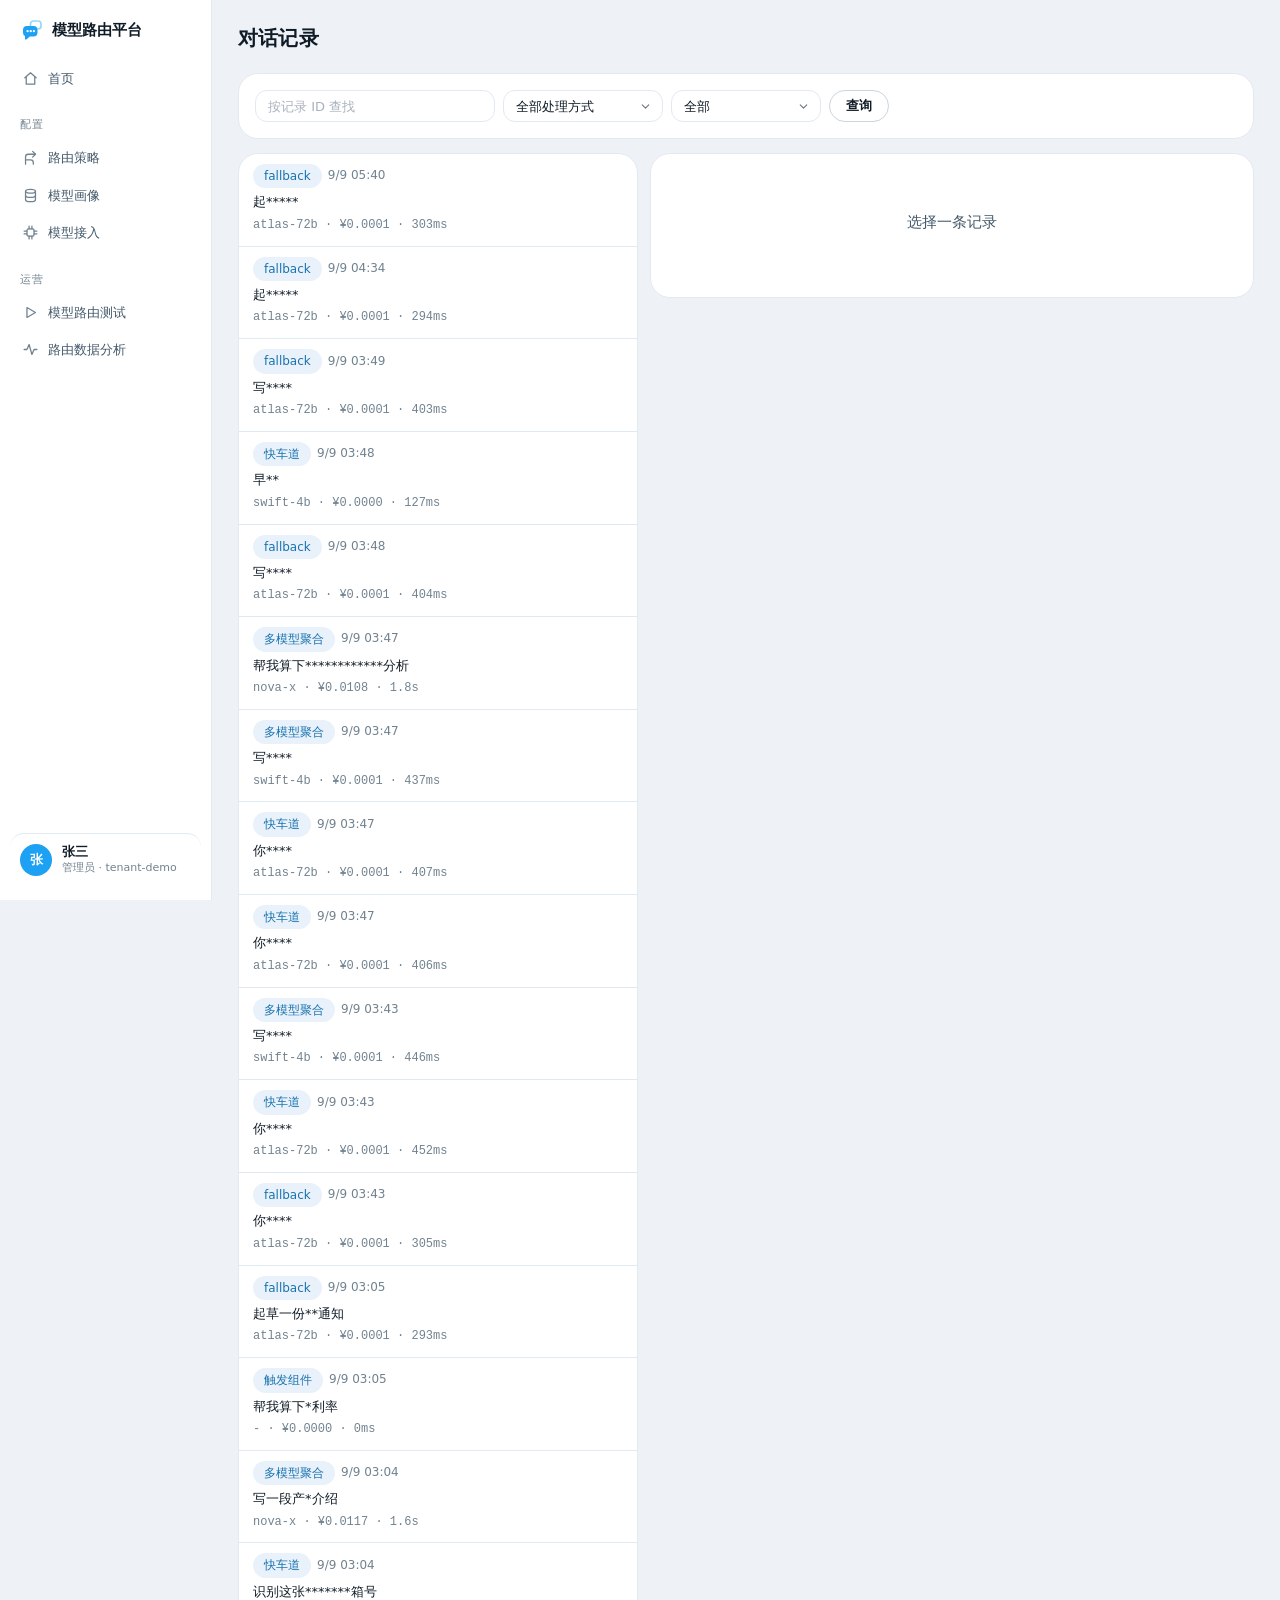
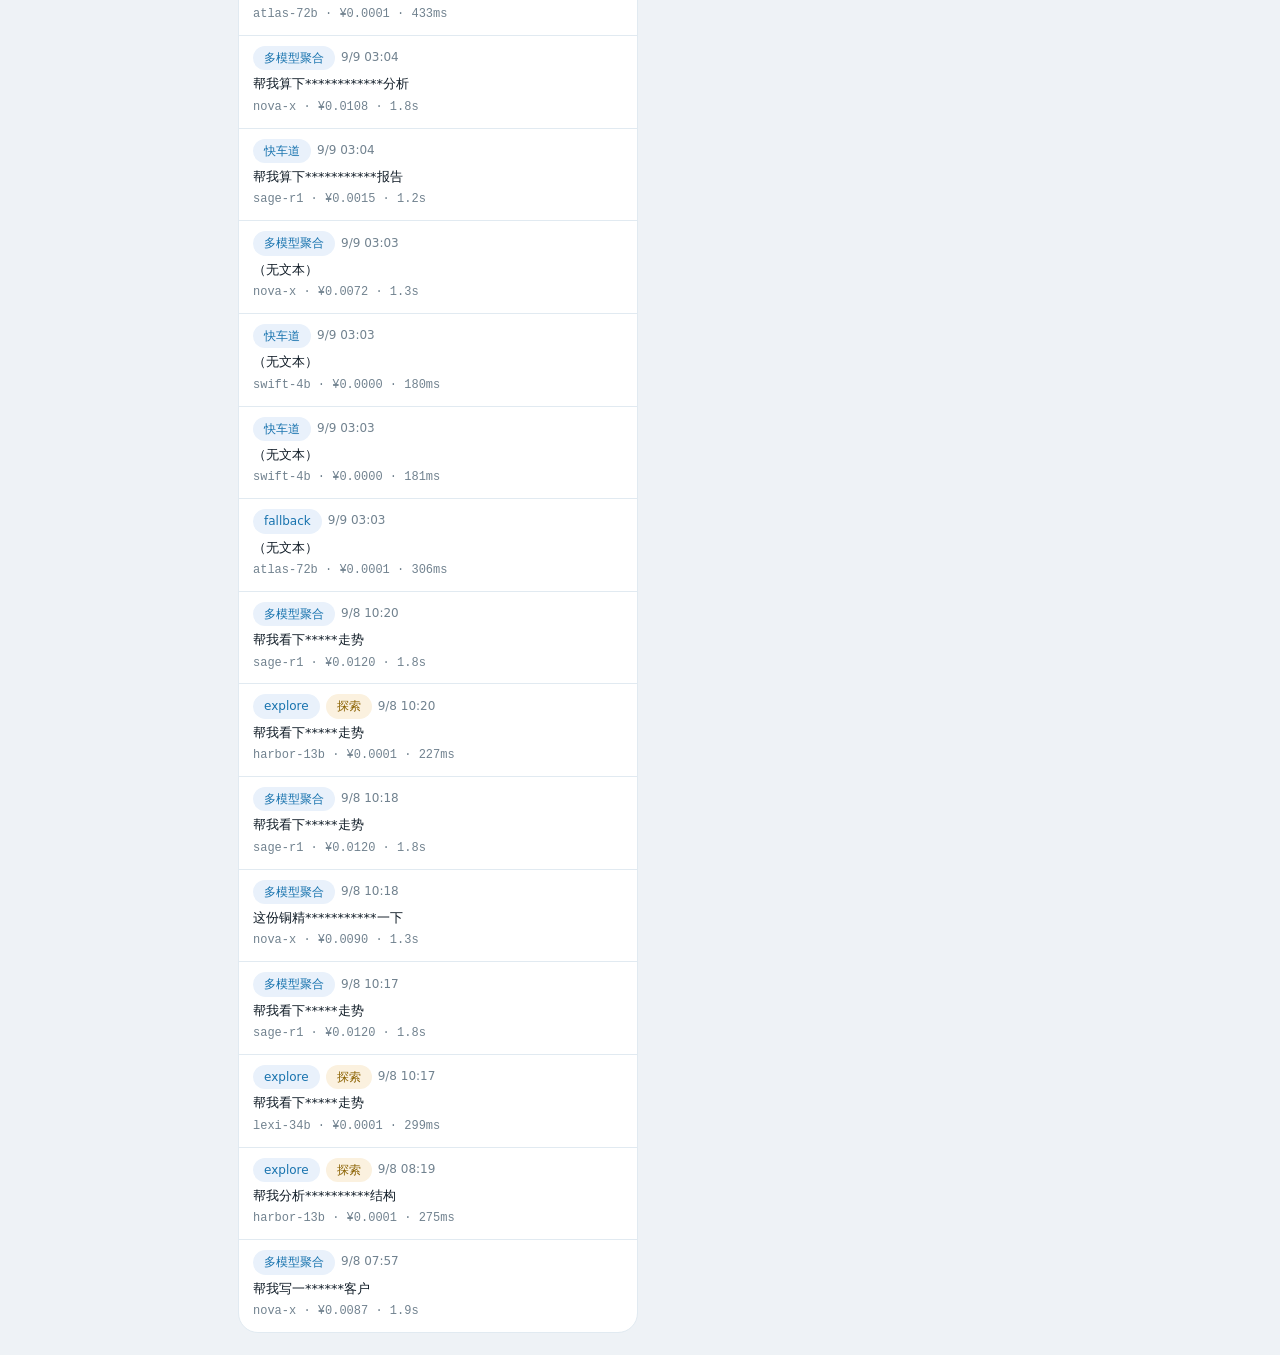
<file: trace.html>
<!DOCTYPE html>
<html lang="zh-CN">
<head>
<meta charset="UTF-8">
<meta name="viewport" content="width=device-width, initial-scale=1">
<link rel="icon" href="data:image/svg+xml,%3Csvg xmlns='http://www.w3.org/2000/svg' viewBox='0 0 24 24'%3E%3Crect width='24' height='24' rx='5.5' fill='%231DA1F2'/%3E%3Crect x='10.5' y='3.6' width='9.6' height='7.3' rx='2.7' fill='none' stroke='%23fff' stroke-width='1.5' opacity='0.75'/%3E%3Cpath d='M3.4 12a3.7 3.7 0 0 1 3.7-3.7h6a3.7 3.7 0 0 1 3.7 3.7v2.3a3.7 3.7 0 0 1-3.7 3.7H9.5l-3.1 2.6c-.55.46-1.3.07-1.3-.64v-2.4A3.7 3.7 0 0 1 3.4 14.3z' fill='%23fff'/%3E%3Ccircle cx='7.4' cy='13.1' r='1.05' fill='%231DA1F2'/%3E%3Ccircle cx='10.25' cy='13.1' r='1.05' fill='%231DA1F2'/%3E%3Ccircle cx='13.1' cy='13.1' r='1.05' fill='%231DA1F2'/%3E%3C/svg%3E">
<title>对话记录 · 智能交互平台</title>
<link rel="stylesheet" href="./shared.css?v=13e2444d">
<link rel="prefetch" href="./dashboard.html"><link rel="prefetch" href="./home-router.html"><link rel="prefetch" href="./playground.html"><link rel="prefetch" href="./router.html"><link rel="prefetch" href="./trace.html">
<style>
  .span-row { display: flex; gap: 10px; padding: 8px 10px; border-bottom: 1px solid var(--border); align-items: flex-start; }
  .span-type { min-width: 110px; }
  .span-bar-track { height: 10px; background: transparent; position: relative; margin-top: 6px; }
  .span-bar { position: absolute; height: 10px; border-radius: 3px; background: var(--primary); opacity: 0.85; }
  /* 业务叙事时间线 */
  .story { margin: 6px 0 4px; }
  .story-row { display: flex; gap: 10px; padding: 7px 0; align-items: flex-start; }
  .story-row .s-icon {
    width: 26px; height: 26px; border-radius: 50%; background: var(--bg-page); color: var(--text-secondary);
    display: inline-flex; align-items: center; justify-content: center; flex: none; margin-top: 1px;
  }
  .story-row.hit .s-icon { background: var(--primary-weak); color: var(--primary); }
  .story-row.warn .s-icon { background: var(--warning-bg); color: var(--warning); }
  .story-row .s-body { flex: 1; min-width: 0; padding-top: 3px; }
  .story-row .s-sub { color: var(--text-muted); font-size: var(--font-small); margin-top: 1px; }
</style>
</head>
<body class="has-side">
<div class="page">
  <div class="page-head" style="display:flex;align-items:center;gap:6px">
    <div class="page-title">对话记录</div>
  </div>

  <div class="card" style="margin-bottom:14px">
    <div style="display:flex;gap:8px;flex-wrap:wrap">
      <input type="text" id="traceIdInput" placeholder="按记录 ID 查找" style="max-width:240px" aria-label="记录 ID">
      <select id="pathFilter" style="max-width:160px" aria-label="处理方式筛选">
        <option value="">全部处理方式</option>
        <option value="await_user">触发了组件</option>
        <option value="fastlane">快车道直答</option>
        <option value="routed">单模型回答</option>
        <option value="aggregated">多模型聚合</option>
        <option value="manual">手动指定</option>
        <option value="degraded">降级</option>
      </select>
      <select id="specialFilter" style="max-width:150px">
        <option value="">全部</option>
        <option value="failed">失败</option>
        <option value="high_cost">高成本</option>
        <option value="high_latency">高延迟</option>
        <option value="explore">探索流量</option>
      </select>
      <button class="btn" id="searchBtn">查询</button>
    </div>
  </div>

  <div class="grid" style="grid-template-columns: 400px 1fr; align-items: start">
    <div class="card" style="padding:0" id="traceList"></div>
    <div class="card" id="traceDetail">
      <div class="empty-state"><div class="empty-title">选择一条记录</div></div>
    </div>
  </div>
</div>

<script>window.SIA_PLATFORM="router";</script>
<script src="./mock_data.js?v=d70be8bd"></script>
<script src="./mock_api.js?v=15b223fa"></script>
<script src="./tokens.js?v=360e29ec"></script>
<script src="./ui.js?v=ff5d6dcf"></script>
<script>
UI.nav("trace");
const { el } = UI;

const SPAN_NAMES = {
  user_input: "用户输入", embed: "向量化", route_score: "候选模型打分", model_call: "模型调用",
  route_switch: "单模型 / 聚合决策", aggregate: "聚合总结", card_render: "组件渲染",
  card_interact: "组件交互", label_emit: "标签产出", tool_call: "工具调用",
};
const PATH_NAMES = { fastlane: "快车道", routed: "单模型", aggregated: "多模型聚合", degraded: "降级", manual: "手动指定", await_user: "触发组件" };
const PAGE = 60;
let listOffset = 0;
let selectedTraceId = null;

function listParams() {
  const path = document.getElementById("pathFilter").value;
  const special = document.getElementById("specialFilter").value;
  const params = new URLSearchParams({ limit: PAGE, offset: listOffset });
  if (path) params.set("switch_result", path);
  if (special === "failed") params.set("status", "error");
  if (special === "high_cost") params.set("min_cost", "0.005");
  if (special === "high_latency") params.set("min_latency", "3000");
  if (special === "explore") params.set("is_explore", "true");
  return params;
}

function traceRow(t) {
  const failed = t.status && t.status !== "ok";
  const row = el("div", {
    class: "row-item" + (t.trace_id === selectedTraceId ? " active" : ""), "data-trace": t.trace_id,
    style: "display:block;padding:10px 14px;cursor:pointer",
    onclick: () => loadDetail(t.trace_id),
  }, [
    el("div", { style: "display:flex;gap:6px;align-items:center" }, [
      el("span", { class: "chip blue" }, [PATH_NAMES[t.switch_result] || t.switch_result || "-"]),
      failed ? el("span", { class: "chip red" }, ["失败"]) : null,
      t.is_explore ? el("span", { class: "chip yellow" }, ["探索"]) : null,
      el("span", { class: "muted" }, [UI.fmtTs(t.ts)]),
    ]),
    el("div", { style: "margin:3px 0;overflow:hidden;text-overflow:ellipsis;white-space:nowrap" }, [t.query_text || "（无文本）"]),
    el("div", { class: "muted num" }, [`${t.final_model || "-"} · ${UI.fmtCost(t.total_cost)} · ${UI.fmtMs(t.total_latency_ms)}`]),
  ]);
  return row;
}

async function loadList(append = false) {
  if (!append) listOffset = 0;
  const { traces } = await UI.api("/api/traces?" + listParams());
  const list = document.getElementById("traceList");
  if (!append) list.innerHTML = "";
  list.querySelector(".load-more")?.remove();
  if (!traces.length && !append) {
    list.appendChild(el("div", { class: "empty-state" }, [el("div", { class: "empty-title" }, ["没有符合条件的记录"])]));
    return;
  }
  traces.forEach(t => list.appendChild(traceRow(t)));
  listOffset += traces.length;
  if (traces.length === PAGE) {
    list.appendChild(el("div", { class: "load-more", style: "padding:10px;text-align:center" }, [
      el("button", { class: "btn small", onclick: (e) => UI.withBusy(e.currentTarget, () => loadList(true), "加载中……") }, ["加载更多"]),
    ]));
  }
}

function highlightSelected() {
  document.querySelectorAll("#traceList .row-item").forEach(n => n.classList.toggle("active", n.dataset.trace === selectedTraceId));
}

// ---------- 业务叙事：把 span 翻译成「发生了什么」 ----------
function storyRow(iconName, text, sub, cls = "") {
  return el("div", { class: "story-row " + cls }, [
    el("span", { class: "s-icon" }, [UI.icon(iconName, 14)]),
    el("div", { class: "s-body" }, [
      el("div", {}, Array.isArray(text) ? text : [text]),
      sub ? el("div", { class: "s-sub" }, [sub]) : null,
    ]),
  ]);
}

function buildStory(t) {
  const spans = t.spans || [];
  const by = type => spans.filter(s => s.span_type === type);
  const story = el("div", { class: "story" });

  // 1. 用户提问
  story.appendChild(storyRow("user", `用户提问：${t.query_text || "（无文本）"}`));

  // 2. 命中交互配置
  by("card_render").forEach(s => {
    const p = s.payload || {};
    if (p.card_id) {
      story.appendChild(storyRow("sliders", [
        `命中交互配置，向用户展示「${UI.ctName(p.component_type)}」组件 `,
        el("a", { href: "./cards.html?edit=" + p.card_id, class: "num", title: "打开该配置" }, [UI.shortId(p.card_id)]),
        el("span", { class: "num" }, [` v${p.card_version ?? "-"}`]),
      ], p.degraded ? "组件渲染失败，已降级为纯文本" : null, p.degraded ? "warn" : "hit"));
    } else if (p.component_type) {
      story.appendChild(storyRow("grid", `展示「${UI.ctName(p.component_type)}」组件（${({ post_classification: "按回答内容自动选择", system_injected: "系统注入", model_tool_call: "AI 主动调用" })[p.trigger_source] || ""}）`,
        p.degraded ? "渲染失败，已降级为纯文本" : null, p.degraded ? "warn" : ""));
    }
  });

  // 3. 用户操作
  by("card_interact").forEach(s => {
    const p = s.payload || {};
    if (p.event_type === "card_submitted") {
      story.appendChild(storyRow("check", `用户提交${p.payload_summary?.user_selection ? `：选择「${p.payload_summary.user_selection}」` : ""}`, null, "hit"));
    } else if (p.event_type === "card_abandoned") {
      story.appendChild(storyRow("x", "用户跳过了组件", null, "warn"));
    } else if (p.event_type === "feedback_given") {
      story.appendChild(storyRow("check", "用户给出了反馈"));
    }
  });

  // 4. 模型回答
  const calls = by("model_call");
  const sw = t.switch_result;
  const cost = `${UI.fmtMs(t.total_latency_ms)} · ${UI.fmtCost(t.total_cost)}`;
  if (sw === "await_user") {
    story.appendChild(storyRow("chat", "本轮等待用户操作组件，未调用模型"));
  } else if (sw === "fastlane") {
    story.appendChild(storyRow("cpu", `高置信直连：由 ${t.final_model} 直接回答`, cost));
  } else if (sw === "routed") {
    story.appendChild(storyRow("cpu", `从 ${Math.max(calls.length, 1)} 个候选中选用 ${t.final_model} 回答`, cost));
  } else if (sw === "aggregated") {
    story.appendChild(storyRow("cpu", `${calls.length} 个模型并发作答，由 ${t.final_model} 总结成一份`, cost));
  } else if (sw === "manual") {
    story.appendChild(storyRow("cpu", `按管理端指定，由 ${t.final_model} 回答`, cost));
  } else if (sw === "degraded") {
    story.appendChild(storyRow("refresh", `主选模型异常，已切换兜底模型 ${t.final_model || "-"}`, cost, "warn"));
  }
  if (t.is_explore) story.appendChild(storyRow("split", "本次为探索流量：随机试用非最优模型，用于保持路由多样性"));

  // 5. 反馈沉淀
  const labels = by("label_emit").length;
  if (labels) story.appendChild(storyRow("refresh", `沉淀 ${labels} 条反馈标签，进入回流优化`));

  return story;
}

async function loadDetail(traceId, unmask = false) {
  let t;
  try {
    t = await UI.api(`/api/traces/${traceId}?unmask=${unmask}`);
  } catch (e) {
    UI.toast("记录不存在，请检查 ID", true);
    return;
  }
  selectedTraceId = traceId;
  highlightSelected();
  const box = document.getElementById("traceDetail");
  box.innerHTML = "";
  const failed = t.status && t.status !== "ok";
  box.appendChild(el("div", { style: "display:flex;align-items:center;gap:8px;flex-wrap:wrap;margin-bottom:4px" }, [
    el("span", { style: "font-weight:600" }, ["处理过程"]),
    el("span", { class: "chip blue" }, [PATH_NAMES[t.switch_result] || t.switch_result || "-"]),
    failed ? el("span", { class: "chip red" }, ["失败"]) : null,
    UI.idChip(t.trace_id, "记录"),
    el("div", { style: "flex:1" }),
    unmask
      ? el("span", { class: "chip yellow" }, ["已解除脱敏"])
      : el("button", { class: "btn small", onclick: async () => {
          const ok = await UI.confirm("解除脱敏", "将以你的账号记入审计日志。", { okText: "解除脱敏" });
          if (ok) loadDetail(traceId, true);
        } }, ["完整原文"]),
  ]));

  box.appendChild(buildStory(t));

  // 技术详情：span 瀑布收进折叠，供排障使用
  const spans = t.spans || [];
  const t0 = spans.length ? Math.min(...spans.map(s => s.ts)) : 0;
  const tEnd = spans.length ? Math.max(...spans.map(s => s.ts + (s.duration_ms || 0) / 1000)) : 1;
  const total = Math.max(0.001, tEnd - t0);
  const waterfall = el("div", {});
  spans.forEach(s => {
    const left = ((s.ts - t0) / total * 100);
    const width = Math.max(0.8, (s.duration_ms || 0) / 1000 / total * 100);
    const statusChip = s.status !== "ok"
      ? el("span", { class: "chip " + (s.status === "timeout" ? "red" : "yellow"), style: "margin-left:6px" }, [s.status]) : null;
    waterfall.appendChild(el("div", { class: "span-row" }, [
      el("div", { class: "span-type" }, [
        el("div", { style: "font-weight: 600;font-size:var(--font-small)" }, [SPAN_NAMES[s.span_type] || s.span_type]),
        s.duration_ms ? el("div", { class: "muted" }, [UI.fmtMs(s.duration_ms)]) : null,
      ]),
      el("div", { style: "flex:1;min-width:0" }, [
        el("div", { class: "span-bar-track" }, [
          el("div", { class: "span-bar", style: `left:${left}%;width:${width}%;` +
            (s.status !== "ok" ? "background:var(--danger)" : "") }),
        ]),
        el("div", { style: "margin-top:4px" }, [payloadSummary(s), statusChip]),
        el("details", { style: "margin-top:2px" }, [
          el("summary", { class: "muted", style: "cursor:pointer;font-size:var(--font-small)" }, ["原始数据"]),
          el("pre", { class: "code" }, [JSON.stringify(s.payload, null, 2)]),
        ]),
      ]),
    ]));
  });
  box.appendChild(el("details", { style: "margin-top:10px" }, [
    el("summary", { class: "muted", style: "cursor:pointer" }, [`技术详情（${spans.length} 个执行段，含耗时瀑布）`]),
    waterfall,
  ]));
}

function payloadSummary(s) {
  const p = s.payload || {};
  const wrap = el("span", { class: "secondary", style: "font-size:var(--font-small)" });
  if (s.span_type === "user_input") wrap.textContent = p.query || "";
  else if (s.span_type === "route_score") wrap.textContent =
    `相似题 ${p.support_count} 条 · 候选 ${(p.candidates || []).join(", ")} · 总结模型 ${p.aggregator || "-"} · 租户数据权重 ${p.tenant_weight ?? "-"}`;
  else if (s.span_type === "model_call") wrap.textContent =
    `${p.model_id} · ${p.tokens_in || 0}/${p.tokens_out || 0} tok` + (p.tokens_thinking ? ` + 思考 ${p.tokens_thinking}` : "") + ` · ${UI.fmtCost(p.cost)}`;
  else if (s.span_type === "route_switch") wrap.textContent = p.reason
    ? `降级原因：${p.reason}` : `结果 ${p.result || "-"} · 剪掉 ${(p.pruned || []).join(", ") || "无"}`;
  else if (s.span_type === "aggregate") wrap.textContent =
    `总结模型 ${p.aggregator} · 读入 ${p.input_tokens} tok · 参与回答 ${(p.aggregatees || []).join(", ")}` + (p.truncated ? " · 已截断" : "");
  else if (s.span_type === "card_render") wrap.textContent =
    `${UI.ctName(p.component_type)}` + (p.card_id ? ` · 配置 ${UI.shortId(p.card_id)} v${p.card_version ?? "-"}` : "") +
    ` · 触发方式 ${{ model_tool_call: "AI 主动调用", post_classification: "后置判定", system_injected: "系统注入" }[p.trigger_source] || p.trigger_source || "-"}` + (p.degraded ? " · 已降级" : "");
  else if (s.span_type === "card_interact") wrap.textContent =
    `${UI.ctName(p.component_type)} · ${({ card_submitted: "提交", card_abandoned: "放弃", card_interaction_started: "开始交互", feedback_given: "反馈", control_invoked: "控制操作" })[p.event_type] || p.event_type || ""}` + (p.payload_summary?.user_selection ? ` · 选择「${p.payload_summary.user_selection}」` : "");
  else if (s.span_type === "label_emit") wrap.textContent =
    `${UI.ctName(p.component_type)} 产出标签`;
  else wrap.textContent = "";
  return wrap;
}

document.getElementById("searchBtn").onclick = () => {
  const tid = document.getElementById("traceIdInput").value.trim();
  if (tid) loadDetail(tid);
  else loadList();
};
document.getElementById("traceIdInput").addEventListener("keydown", e => { if (e.key === "Enter") document.getElementById("searchBtn").click(); });
document.getElementById("pathFilter").onchange = () => loadList();
document.getElementById("specialFilter").onchange = () => loadList();

const urlTid = new URLSearchParams(location.search).get("trace_id");
if (urlTid) document.getElementById("traceIdInput").value = urlTid;
loadList().then(() => { if (urlTid) loadDetail(urlTid); });
</script>
<script>if("serviceWorker" in navigator)navigator.serviceWorker.register("./sw.js").catch(function(){});</script>
</body>
</html>
</file>
<file: shared.css>
:root {
  
  --primary: #1DA1F2;            
  --primary-hover: #1A8CD8;
  --primary-weak: #E9F1FB;       
  --primary-border: #BFDDF6;
  --ai: #6E4BD8;
  --ai-weak: #EFEAFC;
  --bg-page: #EEF2F6;            
  --bg-surface: #F4F6F9;         
  --bg-elevated: #FFFFFF;        
  --bg-sunken: #ECEEEF;          
  --text-primary: #0F1B26;       
  --text-secondary: #43596B;
  --text-muted: #71828F;
  --border: #E1EAF1;             
  --border-strong: #C9D6E0;
  --success: #17A673;  --success-bg: #E2F6ED;
  --warning: #B97A17;  --warning-bg: #FBF1DF;
  --danger:  #E5484D;  --danger-bg:  #FCE9EA;   
  
  --panel-deep: #15202B;
  --panel-deep-text: #FFFFFF;
  --panel-deep-sub: rgba(255, 255, 255, 0.65);
  
  --radius-card: 20px;
  --radius-control: 12px;
  --radius-chip: 999px;
  --shadow-card: none;
  --shadow-popover: 0 8px 24px rgba(15, 27, 38, 0.10);
  --shadow-modal: 0 16px 48px rgba(15, 27, 38, 0.16);
  
  --font-family: 'Open Sans', 'Noto Sans SC', -apple-system, 'PingFang SC', 'Microsoft YaHei', system-ui, sans-serif;
  --font-mono: Menlo, ui-monospace, 'Roboto Mono', monospace;
  
  
  --comp-opt-h: 40px;          
  --comp-card-h: 72px;         
  --comp-card-media-h: 140px;  
  --comp-media: 64px;          
  --comp-touch: 40px;          
  --comp-touch-sm: 28px;       
  --font-hero: 20px;
  --font-title: 15px;
  --font-base: 13px;
  --font-small: 12px;
  --font-caption: 11px;
  
  --space: 8px;
  --card-pad: 16px;
  --gap: 12px;
  --dur-fast: 120ms;
  --dur-base: 220ms;
  
  --chart-grid: #E8ECEF;
  --chart-axis: #C7D0D8;
}

* { box-sizing: border-box; margin: 0; padding: 0; }
html, body { height: 100%; }
body {
  font-family: var(--font-family);
  font-size: var(--font-base);
  color: var(--text-primary);
  background: var(--bg-page);
  line-height: 1.65;
  -webkit-font-smoothing: antialiased;
}
a { color: var(--primary); text-decoration: none; }
a:hover { color: var(--primary-hover); }
button { font-family: inherit; font-size: inherit; cursor: pointer; }

:root { --side-w: 212px; }
.sidenav {
  position: fixed; left: 0; top: 0; bottom: 0; width: var(--side-w); z-index: 50;
  background: var(--bg-elevated); border-right: 1px solid var(--border);
  display: flex; flex-direction: column; padding: 14px 10px; gap: 6px; overflow-y: auto;
}
.sidenav .logo {
  font-weight: 700; font-size: var(--font-title); color: var(--text-primary);
  display: flex; align-items: center; gap: 8px; padding: 4px 10px 12px; white-space: nowrap;
}
.sidenav .logo .logo-mark { display: inline-flex; flex: none; }
.sidenav .nav-group { display: flex; flex-direction: column; gap: 2px; }
.sidenav .nav-group + .nav-group { margin-top: 10px; }
.sidenav .nav-title { font-size: var(--font-caption); color: var(--text-muted); letter-spacing: 0.6px; padding: 4px 10px 4px; }
.sidenav a.navlink {
  display: flex; align-items: center; gap: 9px; color: var(--text-secondary);
  padding: 7px 12px; border-radius: 999px; font-size: var(--font-base);
  transition: background var(--dur-fast), color var(--dur-fast);
}
.sidenav a.navlink .ico { color: var(--text-muted); transition: color var(--dur-fast); }
.sidenav a.navlink:hover { background: var(--bg-elevated); color: var(--text-primary); }
.sidenav a.navlink:hover .ico { color: var(--text-secondary); }

.sidenav a.navlink.active { color: #fff; background: var(--primary); font-weight: 600; }
.sidenav a.navlink.active .ico { color: #fff; }
.sidenav .nav-foot { margin-top: auto; padding: 8px 2px 0; }
.sidenav .nav-foot select { font-size: var(--font-small); padding: 5px 8px; color: var(--text-secondary); }

.nav-account {
  margin-top: auto; display: flex; align-items: center; gap: 10px;
  width: 100%; padding: 10px; border: 0; border-top: 1px solid var(--border); border-radius: 14px; cursor: pointer;
  background: transparent; text-align: left; font: inherit;
}
.nav-account:hover { background: var(--bg-elevated); }
.acc-avatar {
  width: 32px; height: 32px; border-radius: 50%; background: var(--primary); color: #fff;
  display: inline-flex; align-items: center; justify-content: center; font-size: var(--font-base); font-weight: 600; flex: none;
}
.acc-avatar.large { width:42px; height:42px; font-size:16px; }
.acc-info { display: flex; flex-direction: column; line-height: 1.3; min-width: 0; }
.acc-name { font-size: var(--font-base); font-weight: 600; color: var(--text-primary); }
.acc-role { font-size: var(--font-caption); color: var(--text-muted); overflow: hidden; text-overflow: ellipsis; white-space: nowrap; }
.account-detail { display:flex; flex-direction:column; gap:0; }
.account-detail-profile { display:flex; align-items:center; gap:12px; padding:2px 0 16px; margin-bottom:2px; border-bottom:1px solid var(--border); }
.account-detail-row { display:flex; align-items:center; justify-content:space-between; gap:20px; padding:12px 2px; border-bottom:1px solid var(--border); }
.account-detail-actions { display:flex; justify-content:flex-end; padding-top:18px; }
@media (max-width: 900px) { .acc-info { display: none; } .nav-account { justify-content: center; padding: 8px 0; } }

.tc-msgs { display: flex; flex-direction: column; gap: 12px; padding-top: 6px; }
.tc-u { display: flex; justify-content: flex-end; }
.tc-u span { background: var(--panel-deep); color: #fff; padding: 7px 12px; border-radius: 14px 14px 4px 14px; font-size: var(--font-base); max-width: 78%; word-break: break-word; }
.tc-b { display: flex; gap: 8px; align-items: flex-start; }
.tc-b .avatar { width: 26px; height: 26px; border-radius: 50%; background: var(--panel-deep); color: #fff; display: inline-flex; align-items: center; justify-content: center; flex: none; margin-top: 2px; }
.tc-b .bubble { flex: 1; min-width: 0; font-size: var(--font-base); }
.tc-composer {
  display: flex; align-items: center; gap: 6px; flex: 1;
  background: var(--bg-elevated); border: 1px solid var(--border-strong); border-radius: 999px; padding: 4px 4px 4px 6px;
}
.tc-composer .model-pick { width: auto; max-width: 130px; border: none; box-shadow: none; background: transparent; color: var(--text-muted); font-size: var(--font-small); padding: 4px 0 4px 8px; flex: none; cursor: pointer; }
.tc-composer .model-pick:focus { box-shadow: none; }
.tc-composer input[type=text] { border: none; box-shadow: none; background: transparent; padding: 5px 4px; font-size: var(--font-base); }
.tc-composer input[type=text]:focus { box-shadow: none; }
.tc-send { width: 32px; height: 32px; border-radius: 50%; border: none; background: var(--primary); color: #fff; display: inline-flex; align-items: center; justify-content: center; flex: none; }
.tc-send:hover { background: var(--primary-hover); }
.tc-send.stop { background: var(--danger); }
.reason-panel { border: 1px dashed var(--border); border-radius: var(--radius-control); padding: 8px 12px; margin: 4px 0 8px; background: var(--bg-surface); }
.reason-step { display: flex; gap: 8px; padding: 2px 0; font-size: var(--font-small); color: var(--text-secondary); }
.reason-step .dot { color: var(--primary); }

.drawer-mask { position: fixed; inset: 0; background: rgba(15, 27, 38, 0.32); z-index: 100; }
.drawer {
  position: fixed; top: 0; right: 0; bottom: 0; width: 440px; max-width: 92vw;
  background: var(--bg-elevated); border-left: 1px solid var(--border);
  display: flex; flex-direction: column; transform: translateX(100%); transition: transform 180ms ease;
  box-shadow: var(--shadow-modal);
}
.drawer.open { transform: translateX(0); }
.drawer-head { display: flex; align-items: center; justify-content: space-between; padding: 16px 20px 10px; }
.drawer-head .close-btn { border: 0; background: transparent; box-shadow: none; padding: 2px 4px; color: var(--text-muted); font-size: var(--font-hero); line-height: 1; cursor: pointer; }
.drawer-head .close-btn:hover { border: 0; background: transparent; color: var(--text-primary); }
.drawer-body { flex: 1; overflow-y: auto; padding: 4px 20px 16px; }
.drawer-foot { padding: 12px 20px 16px; border-top: 1px solid var(--border); display: flex; gap: 8px; justify-content: flex-end; }
body.has-side { padding-left: var(--side-w); }
body.has-side .inputbar { left: var(--side-w); }
@media (max-width: 900px) {
  :root { --side-w: 56px; }
  .sidenav .logo span:not(.logo-mark), .sidenav .nav-title, .sidenav a.navlink span:not(.ico):not(.logo-mark), .sidenav .nav-foot { display: none; }
  .sidenav { padding: 14px 8px; }
  .sidenav a.navlink { justify-content: center; padding: 9px; }
}
.help { display: inline-flex; color: var(--text-muted); cursor: help; vertical-align: -2px; margin-left: 4px; }
.help:hover { color: var(--primary); }
.help-tip { position: fixed; z-index: 1200; background: #24313C; color: #fff; padding: 8px 12px;
  border-radius: 8px; font-size: var(--font-caption); line-height: 1.65; max-width: 420px; white-space: pre-line;
  box-shadow: 0 6px 20px rgba(16, 42, 67, 0.28); pointer-events: none; }

.page { max-width: 1200px; margin: 0 auto; padding: 22px 26px; }
.page-narrow { max-width: 920px; }
.page-head { margin-bottom: 18px; }
.page-title { font-size: var(--font-hero); font-weight: 700; letter-spacing: 0.2px; }
.page-head .page-sub { color: var(--text-muted); font-size: var(--font-small); margin-top: 2px; }

.card {
  background: var(--bg-elevated); border: 1px solid var(--border);
  border-radius: var(--radius-card); padding: var(--card-pad);
  box-shadow: var(--shadow-card);
}
.card.flat { box-shadow: none; }
.section-title { font-size: var(--font-title); font-weight: 600; margin-bottom: 12px; }
.muted { color: var(--text-muted); font-size: var(--font-small); }
.secondary { color: var(--text-secondary); }
.num { font-family: var(--font-mono); font-variant-numeric: tabular-nums; }

.deep-panel {
  background: var(--panel-deep); color: var(--panel-deep-text);
  border-radius: var(--radius-card); padding: 18px 20px;
}
.deep-panel .sub { color: var(--panel-deep-sub); font-size: var(--font-small); }

.btn {
  white-space: nowrap;
  border: 1px solid var(--border-strong); background: var(--bg-elevated);
  border-radius: 999px; padding: 6px 16px; color: var(--text-primary); font-weight: 600;
  transition: background var(--dur-fast), border-color var(--dur-fast);
}
.btn:hover { background: var(--primary-weak); border-color: var(--primary-border); }
.btn.primary { background: var(--primary); border-color: var(--primary); color: #fff; }
.btn.primary:hover { background: var(--primary-hover); border-color: var(--primary-hover); }
.btn.ai { background: var(--ai-weak); border-color: transparent; color: var(--ai); font-weight: 600; }
.btn.ai:hover { background: #E4DCF9; }
.btn.danger { color: var(--danger); border-color: var(--danger-bg); background: var(--bg-surface); }
.btn.danger:hover { background: var(--danger-bg); border-color: var(--danger); }
.btn.small { padding: 3px 12px; font-size: var(--font-small); }
.btn.ghost {
  border: none; background: none; color: var(--text-secondary);
  padding: 2px 6px; font-size: var(--font-small); box-shadow: none;
}
.btn.ghost:hover { background: none; color: var(--primary); }
.btn:disabled { opacity: 0.45; cursor: not-allowed; box-shadow: none; }
.btn.primary:disabled { background: var(--bg-sunken); border-color: var(--bg-sunken); color: var(--text-muted); opacity: 1; }

.chip {
  display: inline-block; padding: 1px 10px; border-radius: var(--radius-chip);
  font-size: var(--font-small); border: 1px solid var(--border); color: var(--text-secondary);
  background: var(--bg-elevated); line-height: 1.7; white-space: nowrap;
  max-width: 260px; overflow: hidden; text-overflow: ellipsis; vertical-align: bottom;
}
.chip.blue { background: var(--primary-weak); color: #1873AE; border-color: transparent; }
.chip.green { background: var(--success-bg); color: #1E8A61; border-color: transparent; }
.chip.yellow { background: var(--warning-bg); color: #8A6100; border-color: transparent; }
.chip.red { background: var(--danger-bg); color: #C4423A; border-color: transparent; }
.chip.gray { background: var(--bg-sunken); border-color: transparent; }
.chip.ai { background: var(--ai-weak); color: var(--ai); border-color: transparent; font-weight: 600; }
.chip.coral { background: #F9ECE7; color: #B05C44; border-color: transparent; }

input[type=text], input[type=password], input[type=number], input[type=url], textarea, select {
  width: 100%; border: 1px solid var(--border); border-radius: var(--radius-control);
  padding: 7px 12px; font-family: inherit; font-size: var(--font-base);
  background: var(--bg-elevated); color: var(--text-primary);
  transition: border-color var(--dur-fast), box-shadow var(--dur-fast);
}
input:focus, textarea:focus, select:focus {
  outline: none; border-color: var(--primary);
  box-shadow: 0 0 0 3px var(--primary-weak);
}
input:hover:not(:focus):not(:disabled), textarea:hover:not(:focus):not(:disabled), select:hover:not(:disabled) { border-color: var(--border-strong); }
input::placeholder, textarea::placeholder { color: #AAB1BE; }
textarea { resize: none; }
label.field { display: block; margin-bottom: 12px; }
label.field .label-text { display: block; font-size: var(--font-small); color: var(--text-secondary); margin-bottom: 4px; }
label.field .label-text.req::after { content: " *"; color: var(--danger); }
label.field .label-text .req::after { content: " *"; color: var(--danger); }
.field-error { color: var(--danger); font-size: var(--font-small); margin-top: 2px; }
.field-error:empty { display: none; }
label.field.has-error input, label.field.has-error textarea, label.field.has-error select { border-color: var(--danger); }
input:disabled, select:disabled, textarea:disabled { background: var(--bg-page); color: var(--text-muted); cursor: not-allowed; }

.menu-pop {
  position: absolute; z-index: 120; min-width: 168px; padding: 4px;
  background: var(--bg-elevated); border: 1px solid var(--border); border-radius: 14px;
  box-shadow: var(--shadow-popover);
  animation: popIn 0.1s ease-out;
}
.menu-pop .menu-item {
  display: block; width: 100%; text-align: left; border: none; background: none;
  padding: 7px 10px; border-radius: 6px; color: var(--text-primary); font-size: var(--font-small);
}
.menu-pop .menu-item:hover { background: var(--primary-weak); }
.menu-pop .menu-item.danger { color: var(--danger); }
.menu-pop .menu-item.danger:hover { background: var(--danger-bg); }

.editor-split { display: grid; grid-template-columns: minmax(0, 1fr) 360px; gap: 20px; align-items: start; }
.editor-split .editor-preview { position: sticky; top: 0; background: var(--bg-page); border: 1px solid var(--border); border-radius: var(--radius-card); padding: 14px; }
@media (max-width: 900px) { .editor-split { grid-template-columns: 1fr; } .editor-split .editor-preview { position: static; } }

.toggle:focus-visible { outline: 2px solid var(--primary); outline-offset: 2px; }
.toggle {
  position: relative; width: 34px; height: 19px; border-radius: 999px;
  background: var(--bg-sunken); border: none; padding: 0; transition: background var(--dur-fast); flex: none;
}
.toggle::after {
  content: ""; position: absolute; top: 2px; left: 2px; width: 15px; height: 15px;
  border-radius: 50%; background: #fff; box-shadow: 0 1px 3px rgba(16,24,40,.25); transition: left var(--dur-fast);
}
.toggle.on { background: var(--primary); }
.toggle.on::after { left: 17px; }
.toggle:disabled { opacity: 0.55; cursor: not-allowed; }

.toggle.on:disabled { opacity: 1; background: var(--primary-border); }

.ico { display: inline-flex; align-items: center; vertical-align: -2px; line-height: 0; }
.icon-btn {
  display: inline-flex; align-items: center; justify-content: center; width: 28px; height: 28px;
  border: 1px solid transparent; background: transparent; border-radius: 6px; color: var(--text-muted);
  transition: background var(--dur-fast), color var(--dur-fast);
}
.icon-btn:hover { background: var(--bg-sunken); color: var(--text-primary); }
.icon-btn.ai { color: var(--ai); background: var(--ai-weak); }
.icon-btn.ai:hover { background: #E4DCF9; }
.icon-btn:disabled { opacity: 0.45; cursor: not-allowed; }
.icon-btn.frame {
  width: 30px; height: 30px; border: 1px solid var(--border-strong); background: var(--bg-elevated);
  border-radius: 999px; color: var(--text-secondary);
  transition: border-color var(--dur-fast), color var(--dur-fast), transform var(--dur-fast), box-shadow var(--dur-fast);
}
.icon-btn.frame:hover { border-color: var(--primary); color: var(--primary); background: var(--bg-elevated); box-shadow: 0 2px 8px rgba(29, 161, 242, 0.18); }
.icon-btn.busy svg { animation: spin 0.9s linear infinite; }
@keyframes spin { to { transform: rotate(360deg); } }
.connectivity-testing { display: inline-flex; align-items: center; gap: 5px; color: var(--primary); }
.connectivity-testing svg { animation: spin 0.8s linear infinite; }
.model-table-scroll { position: relative; overflow-x: auto; width: 100%; }
.model-table-scroll table.data { min-width: 1120px; }
.model-series-list { display: flex; flex-direction: column; gap: 18px; }
.model-series-card { padding: 16px; border: 0; border-radius: 18px; background: #F6F8FA; }
.model-series-card .field { margin-bottom: 16px; }
.model-series-card > .field:last-child { margin-bottom: 0; }
.model-name-list { display: flex; flex-direction: column; gap: 8px; }
.custom-domain-tag { position: relative; display: inline-flex; }
.custom-domain-tag .domain-choice { padding-right: 27px; }
.custom-domain-tag .domain-remove { position: absolute; right: 5px; top: 50%; transform: translateY(-50%); width: 18px; height: 18px; padding: 0; border: 0; border-radius: 50%; background: transparent; color: currentColor; opacity: 0; cursor: pointer; font-size: 15px; line-height: 17px; transition: opacity .12s ease, background .12s ease; }
.custom-domain-tag:hover .domain-remove, .custom-domain-tag:focus-within .domain-remove { opacity: .72; }
.custom-domain-tag .domain-remove:hover { opacity: 1; background: rgba(15,23,42,.10); }
.custom-domain-tag .domain-choice.primary + .domain-remove:hover { background: rgba(255,255,255,.22); }

.input-wrap { position: relative; }
.input-wrap textarea, .input-wrap input[type=text] { padding-right: 40px; }
.input-wrap .input-action { position: absolute; right: 6px; bottom: 8px; }
.input-wrap.single .input-action { top: 50%; bottom: auto; transform: translateY(-50%); }
.btn .ico { margin-right: 4px; }

.id-chip {
  display: inline-flex; align-items: center; gap: 4px; padding: 0 7px; height: 20px;
  border: 1px dashed var(--border-strong); border-radius: 5px; background: transparent;
  color: var(--text-muted); font-size: var(--font-caption); letter-spacing: 0.2px; cursor: copy;
}
.id-chip:hover { color: var(--primary); border-color: var(--primary-border); background: var(--primary-weak); }

.key-field {
  display: inline-flex; align-items: center; gap: 0; max-width: 100%;
  border: 1px solid var(--border); border-radius: 10px; background: var(--bg-elevated); overflow: hidden;
}
.key-field .key-label { padding: 0 8px; font-size: var(--font-caption); color: var(--text-muted); border-right: 1px solid var(--border); height: 28px; display: inline-flex; align-items: center; white-space: nowrap; }
.key-field code { font-family: var(--font-mono); font-size: var(--font-small); color: var(--text-primary); padding: 0 10px; height: 28px; display: inline-flex; align-items: center; letter-spacing: 0.2px; white-space: nowrap; overflow: hidden; text-overflow: ellipsis; }
.key-field .icon-btn { width: 28px; height: 28px; border-radius: 0; border-left: 1px solid var(--border); }
.key-field.block { display: flex; }
.key-field.block code { flex: 1; }

.chat-mock { background: var(--bg-elevated); border: 1px solid var(--border); border-radius: 14px; padding: 12px; display: flex; flex-direction: column; gap: 8px; }
.chat-mock .m-user { display: flex; justify-content: flex-end; }

.chat-mock .m-user span { background: var(--panel-deep); color: #fff; padding: 7px 12px; border-radius: 12px 12px 4px 12px; font-size: var(--font-base); max-width: 78%; }
.chat-mock .m-bot { display: flex; gap: 8px; align-items: flex-start; }
.chat-mock .m-bot .avatar { width: 26px; height: 26px; border-radius: 50%; background: var(--panel-deep); color: #fff; display: inline-flex; align-items: center; justify-content: center; flex: none; }
.chat-mock .m-bot .bubble { background: var(--bg-surface); border: none; border-radius: 4px 12px 12px 12px; padding: 8px 12px; flex: 1; min-width: 0; }
.chat-mock .m-bot .bubble .comp-meta { margin-top: 6px; }

.tag-input {
  display: flex; flex-wrap: wrap; gap: 6px; align-items: center; min-height: 38px;
  border: 1px solid var(--border); border-radius: var(--radius-control); padding: 5px 8px; background: var(--bg-elevated); cursor: text;
}
.tag-input:focus-within { border-color: var(--primary); box-shadow: 0 0 0 3px var(--primary-weak); }
.tag-input input { flex: 1; min-width: 140px; border: none; padding: 3px 2px; font-size: var(--font-small); box-shadow: none; }
.tag-input input:focus { box-shadow: none; }
.tag-input .tag {
  display: inline-flex; align-items: center; gap: 4px; padding: 1px 6px 1px 9px; border-radius: var(--radius-chip);
  background: var(--primary-weak); color: #1873AE; font-size: var(--font-small); max-width: 100%;
}
.tag-input .tag > :first-child { overflow: hidden; text-overflow: ellipsis; white-space: nowrap; }
.tag-input .tag-x { border: none; background: none; color: inherit; display: inline-flex; padding: 2px; border-radius: 50%; opacity: 0.7; }
.tag-input .tag-x:hover { opacity: 1; background: rgba(59,95,206,0.15); }

.toggle-row { display: flex; align-items: flex-start; gap: 10px; cursor: pointer; }
.toggle-row .toggle { margin-top: 2px; }
.toggle-row .toggle-label { font-size: var(--font-base); }

.form-grid { display: grid; grid-template-columns: 1fr 1fr; gap: 0 16px; }
.form-grid.cols-3 { grid-template-columns: 1fr 1fr 1fr; }
.form-grid .span-2 { grid-column: 1 / -1; }
@media (max-width: 900px) { .form-grid, .form-grid.cols-3 { grid-template-columns: 1fr; } }
.step-badge {
  display: inline-flex; align-items: center; justify-content: center; width: 20px; height: 20px; border-radius: 50%;
  background: var(--primary); color: #fff; font-size: var(--font-caption); font-weight: 600; flex: none;
}
.editor-section { padding: 0; border: none; background: transparent; }
.editor-section + .editor-section { margin-top: 24px; padding-top: 20px; border-top: 1px solid var(--border); }
.meta-bar { display: flex; align-items: center; gap: 8px; flex-wrap: wrap; padding: 8px 12px; background: var(--bg-page); border-radius: var(--radius-control); margin-bottom: 12px; font-size: var(--font-small); color: var(--text-secondary); }
.kv { display: grid; grid-template-columns: 96px 1fr; gap: 4px 10px; font-size: var(--font-small); }
.kv dt { color: var(--text-muted); }
.kv dd { color: var(--text-primary); margin: 0; word-break: break-all; }

.comp-meta { display: flex; gap: 8px; align-items: center; margin-top: 8px; font-size: var(--font-caption); color: var(--text-muted); }

.comp {
  --comp-amount: 16px;
  background: var(--bg-elevated); border: 1px solid var(--border);
  border-radius: 12px; padding: 12px 14px; margin-top: 10px; max-width: 480px;
  font-size: var(--font-small);
}
.comp > * + * { margin-top: 10px; }
.comp .comp-title { font-size: var(--font-base); font-weight: 600; margin: 0; color: var(--text-primary); line-height: 1.5; }
.comp .opt-row { display: flex; gap: 8px; flex-wrap: wrap; }
.comp .btn.opt {
  border-radius: 999px; font-size: var(--font-base); padding: 5px 14px;
  border: 1px solid var(--border-strong); background: var(--bg-elevated); color: var(--text-primary); font-weight: 400;
  transition: border-color var(--dur-fast), background var(--dur-fast), color var(--dur-fast);
}
.comp .btn.opt:hover { border-color: var(--primary); color: var(--primary); background: var(--bg-elevated); }
.comp .btn.opt.primary { background: var(--primary); border-color: var(--primary); color: #fff; font-weight: 600; }
.comp .btn.opt.likert { min-width: 34px; height: 34px; padding: 0; display: inline-flex; align-items: center; justify-content: center; border-radius: 50%; font-variant-numeric: tabular-nums; }
.comp .likert-row { display: flex; gap: 6px; align-items: center; flex-wrap: wrap; }
.comp .likert-row > .muted { font-size: var(--font-caption); }
.comp .submit-bar { margin-top: 10px; padding-top: 10px; border-top: 1px solid var(--border); display: flex; align-items: center; gap: 8px; }
.comp .submit-bar .btn.primary { padding: 4px 16px; font-size: var(--font-small); box-shadow: none; }
.comp .opt-card { background: var(--bg-elevated); border: 1px solid var(--border-strong); border-radius: 10px; padding: 9px 12px; cursor: pointer; flex: 1; min-width: 140px; height: var(--comp-card-h); overflow: hidden; display: flex; flex-direction: column; transition: border-color var(--dur-fast), background var(--dur-fast); }
.comp .opt-card.media { height: var(--comp-card-media-h); }
.comp .opt-card .oc-name { font-weight: 600; overflow: hidden; text-overflow: ellipsis; white-space: nowrap; }
.comp .opt-card .oc-desc { color: var(--text-muted); font-size: var(--font-small); margin-top: 2px; display: -webkit-box; -webkit-line-clamp: 2; -webkit-box-orient: vertical; overflow: hidden; }
.comp .opt-card:hover { border-color: var(--primary); }
.comp .opt-card.on { border-color: var(--primary); background: var(--primary-weak); }
.comp label.field { margin-bottom: 10px; }
.comp label.field .label-text { font-size: var(--font-small); margin-bottom: 3px; }
.comp input[type=text], .comp input[type=number], .comp textarea { padding: 5px 10px; font-size: var(--font-small); background: var(--bg-page); }
.comp table.data { font-size: var(--font-small); }
.comp table.data th, .comp table.data td { padding: 5px 8px; }
.comp .comp-meta { border-top: none; padding-top: 0; opacity: 0; transition: opacity var(--dur-fast); }
.comp:hover .comp-meta { opacity: 0.75; }

.chat-mock .m-bot .bubble > .comp { margin-top: 8px !important; max-width: 100%; }
.comp.comp-degraded { border-style: dashed; }

.comp .opt-list { display: flex; flex-direction: column; gap: 6px; }
.comp .opt-item {
  display: flex; align-items: center; gap: 10px; width: 100%; text-align: left;
  border: 1px solid var(--border-strong); background: var(--bg-elevated); border-radius: 12px;
  padding: 8px 12px; font-size: var(--font-small); color: var(--text-primary); cursor: pointer;
  transition: border-color var(--dur-fast), background var(--dur-fast);
}
.comp .opt-item:hover { border-color: var(--primary); }
.comp .opt-item.on { border-color: var(--primary); background: var(--primary-weak); }
.comp .opt-item .opt-text { flex: 1; min-width: 0; word-break: break-word; }
.comp .sel-dot {
  width: 18px; height: 18px; border-radius: 50%; border: 1.5px solid var(--border-strong);
  display: inline-flex; align-items: center; justify-content: center; flex: none; color: #fff;
}
.comp .sel-dot.sq { border-radius: 6px; }
.comp .sel-dot.on { background: var(--primary); border-color: var(--primary); }
.comp .rank-no { width: 18px; text-align: center; color: var(--text-muted); flex: none; }

.comp .quick-float { display: flex; gap: 8px; flex-wrap: wrap; padding: 10px; background: var(--bg-surface); border: none; border-radius: 12px; }
.comp .quick-float .btn.opt { background: var(--bg-elevated); }

.comp .likert-bar { display: flex; width: 100%; border: 1px solid var(--border-strong); border-radius: 999px; overflow: hidden; }
.comp .likert-bar button { flex: 1; border: none; background: var(--bg-elevated); padding: 7px 0; font-size: var(--font-base); border-right: 1px solid var(--border); font-variant-numeric: tabular-nums; cursor: pointer; }
.comp .likert-bar button:last-child { border-right: none; }
.comp .likert-bar button.primary { background: var(--primary); color: #fff; }

.comp .stepper { display: flex; align-items: center; gap: 10px; }
.comp .stepper .btn { width: 32px; height: 32px; padding: 0; display: inline-flex; align-items: center; justify-content: center; border-radius: 50%; }
.comp .stepper .val { font-family: var(--font-mono); font-size: var(--comp-amount); font-weight: 700; min-width: 72px; text-align: center; }

.comp .opt-card img { width: 100%; height: 72px; object-fit: cover; border-radius: 8px; margin-bottom: 6px; }
.comp .opt-card .img-ph { width: 100%; height: 56px; border-radius: 8px; margin-bottom: 6px; background: var(--primary-weak); color: var(--primary); display: flex; align-items: center; justify-content: center; font-weight: 600; font-size: var(--font-hero); }

.ai-suggest {
  border: 1px solid var(--ai); border-radius: 16px; background: #FBFAFE;
  padding: 12px 14px; margin: 8px 0 12px; overflow: hidden;
}
.ai-suggest .sug-text { word-break: break-word; overflow-wrap: anywhere; max-height: 132px; overflow-y: auto; font-size: var(--font-base); }
.ai-suggest .head { display: flex; align-items: center; gap: 8px; margin-bottom: 6px; }

.row-item { display: flex; align-items: center; gap: 12px; padding: 16px 18px; border-bottom: 1px solid var(--border); }
.row-item:hover { background: var(--bg-surface); }
.row-item.active { background: var(--primary-weak); box-shadow: inset 3px 0 0 var(--primary); }
.row-item:last-child { border-bottom: none; }

table.data { width: 100%; border-collapse: collapse; font-size: var(--font-base); }
table.data th {
  text-align: left; font-weight: 600; color: var(--text-muted); font-size: var(--font-small);
  padding: 7px 10px; border-bottom: 1px solid var(--border); white-space: nowrap; background: transparent;
}
table.data th:first-child { border-radius: 6px 0 0 0; }
table.data th:last-child { border-radius: 0 6px 0 0; }
table.data td { padding: 8px 10px; border-bottom: 1px solid var(--border); font-variant-numeric: tabular-nums; vertical-align: middle; }
table.data td .chip + .chip { margin-left: 4px; }
table.data tr:last-child td { border-bottom: none; }
table.data tr.clickable:hover { background: var(--primary-weak); cursor: pointer; }

.grid { display: grid; gap: var(--gap); }
.grid.cols-2 { grid-template-columns: 1fr 1fr; }
.grid.cols-3 { grid-template-columns: 1fr 1fr 1fr; }
.grid.cols-4 { grid-template-columns: repeat(4, 1fr); }
@media (max-width: 1100px) { .grid.cols-4 { grid-template-columns: repeat(2, 1fr); } }
@media (max-width: 900px) { .grid.cols-3 { grid-template-columns: repeat(2, 1fr); } .grid.cols-2 { grid-template-columns: 1fr; } }
@media (max-width: 680px) { .grid.cols-3, .grid.cols-4 { grid-template-columns: 1fr; } }

.stat-tile {
  background: var(--bg-elevated); border: 1px solid var(--border);
  border-radius: var(--radius-card); padding: 14px 16px;
}
.stat-tile .stat-label { font-size: var(--font-small); color: var(--text-muted); }
.stat-tile .stat-value {
  color: var(--text-primary);
  font-size: var(--font-hero); font-weight: 600; line-height: 1.35;
  font-family: var(--font-mono); font-variant-numeric: tabular-nums; letter-spacing: -0.5px;
}
.stat-tile .stat-sub { font-size: var(--font-small); color: var(--text-secondary); }

.empty-state { text-align: center; padding: 40px 20px; color: var(--text-muted); }
.empty-state .empty-title { font-size: var(--font-title); color: var(--text-secondary); margin-bottom: 6px; }

.modal-mask {
  position: fixed; inset: 0; background: rgba(20, 25, 40, 0.42);
  display: flex; align-items: center; justify-content: center; z-index: 100;
}
.modal {
  background: var(--bg-elevated); border-radius: 20px;
  max-width: 760px; width: 92%; max-height: 86vh; overflow: auto; padding: 20px;
  box-shadow: var(--shadow-modal);
}
.modal.wide { max-width: 1120px; width: 94%; }

.modal .modal-foot { position: sticky; bottom: -20px; background: var(--bg-surface); margin: 8px -20px -20px; padding: 12px 20px 16px; border-top: 1px solid var(--border); }
.modal .modal-head { display: flex; justify-content: space-between; align-items: center; margin-bottom: 12px; }
.modal .modal-title { font-size: var(--font-title); font-weight: 600; }
.modal .close-btn { border: none; background: none; font-size: var(--font-hero); color: var(--text-muted); }
.modal .close-btn:hover { color: var(--text-primary); }

.toast {
  position: fixed; bottom: 24px; left: 50%; transform: translateX(-50%);
  background: #15202B; color: #fff; padding: 8px 18px;
  border-radius: var(--radius-control); font-size: var(--font-base); z-index: 200;
  max-width: 80%; box-shadow: var(--shadow-popover);
}
.toast.error { background: var(--danger); }

.tabbar { display: flex; gap: 4px; border-bottom: 1px solid var(--border); margin-bottom: 16px; }
.tabbar .tab {
  padding: 8px 16px; border: none; background: none; color: var(--text-secondary);
  border-bottom: 2px solid transparent; margin-bottom: -1px;
}
.tabbar .tab:hover { color: var(--text-primary); }
.tabbar .tab.active { color: var(--primary); border-bottom-color: var(--primary); font-weight: 600; }

.progress-track { height: 8px; background: var(--bg-sunken); border-radius: 4px; overflow: hidden; }
.progress-fill { height: 100%; background: var(--primary); border-radius: 4px; transition: width var(--dur-base); }

pre.code {
  background: var(--bg-elevated); border: 1px solid var(--border); border-radius: var(--radius-control);
  padding: 10px; font-size: var(--font-small); overflow: auto; font-family: var(--font-mono);
  white-space: pre-wrap; word-break: break-all; color: #333B4E;
}

.segmented {
  display: inline-flex; background: var(--bg-sunken); border-radius: var(--radius-control);
  padding: 2px; gap: 2px;
}
.segmented .seg {
  border: none; background: none; padding: 4px 12px; border-radius: 6px;
  color: var(--text-secondary); font-size: var(--font-small); white-space: nowrap; font-weight: 600;
}
.segmented .seg.active { background: var(--bg-surface); color: var(--text-primary); box-shadow: var(--shadow-card); }

::-webkit-scrollbar { width: 10px; height: 10px; }
::-webkit-scrollbar-thumb { background: #C9CEDA; border-radius: 6px; border: 3px solid transparent; background-clip: padding-box; }
::-webkit-scrollbar-thumb:hover { background: #AEB5C4; border: 3px solid transparent; background-clip: padding-box; }
::-webkit-scrollbar-track { background: transparent; }
::selection { background: var(--primary-weak); }

.echo-panel .echo-head { font-size: var(--font-small); font-weight: 600; color: var(--text-primary); margin-bottom: 8px; }
.echo-panel .echo-row { display: flex; align-items: center; gap: 10px; padding: 3px 0; font-size: var(--font-caption); color: var(--text-secondary); }
.echo-panel .echo-row .echo-name { flex: 0 0 96px; overflow: hidden; text-overflow: ellipsis; white-space: nowrap; display: inline-flex; align-items: center; gap: 4px; }
.echo-panel .echo-row.own .echo-name { color: var(--primary); font-weight: 600; }
.echo-panel .echo-track { flex: 1; height: 6px; border-radius: 999px; background: var(--bg-sunken); overflow: hidden; }
.echo-panel .echo-fill { display: block; height: 100%; border-radius: 999px; background: var(--border-strong); }
.echo-panel .echo-row.own .echo-fill { background: var(--primary); }
.echo-panel .echo-pct { flex: 0 0 34px; text-align: right; font-size: var(--font-caption); }
.echo-panel .echo-row.own .echo-pct { color: var(--primary); font-weight: 600; }
.echo-panel .echo-quote { font-size: var(--font-small); color: var(--text-secondary); padding: 3px 0 3px 10px; border-left: 2px solid var(--border-strong); margin: 4px 0; }

.sec-head { font-size: var(--font-title); font-weight: 700; color: var(--text-primary); margin-bottom: 12px; }
label.field .muted, .field .muted { font-size: var(--font-caption); }
.comp-pick { display: flex; gap: 12px; align-items: center; padding: 12px 14px; border: 1px solid var(--border); border-radius: 12px; background: var(--bg-elevated); margin-bottom: 12px; }
.comp-pick .cp-name { font-weight: 700; font-size: var(--font-base); }
.comp-pick .cp-desc { font-size: var(--font-small); color: var(--text-muted); margin-top: 2px; }
.comp-pick .cp-hint { font-size: var(--font-caption); color: var(--text-muted); flex: none; }
.validity-row { display: flex; align-items: center; gap: 8px; margin-top: 8px; max-width: 380px; }
.act-panel { margin: 6px 0 4px; padding: 10px 12px; border: 1px dashed var(--ai); border-radius: 10px; background: #FBFAFE; }
.contract-box .code { max-height: 300px; overflow: auto; }

.opt-edit-card { padding: 8px; border: 1px solid var(--border); border-radius: 10px; background: var(--bg-elevated); }
.opt-edit-card + .opt-edit-card { margin-top: 2px; }

input[type=date], input[type=time], input[type=datetime-local], input[type=month] {
  width: 100%; border: 1px solid var(--border); border-radius: var(--radius-control);
  padding: 6px 12px; min-height: 36px; font-family: inherit; font-size: var(--font-base); line-height: 20px;
  background: var(--bg-elevated); color: var(--text-primary); -webkit-appearance: none; appearance: none;
  transition: border-color var(--dur-fast), box-shadow var(--dur-fast);
}
input[type=date]::-webkit-datetime-edit, input[type=time]::-webkit-datetime-edit, input[type=datetime-local]::-webkit-datetime-edit { padding: 0; }
input[type=date]::-webkit-datetime-edit-fields-wrapper, input[type=time]::-webkit-datetime-edit-fields-wrapper, input[type=datetime-local]::-webkit-datetime-edit-fields-wrapper { padding: 0; }
input[type=date]::-webkit-calendar-picker-indicator, input[type=time]::-webkit-calendar-picker-indicator, input[type=datetime-local]::-webkit-calendar-picker-indicator {
  opacity: 0.45; cursor: pointer; width: 16px; height: 16px; margin-left: 4px;
}
input[type=date]:hover::-webkit-calendar-picker-indicator, input[type=time]:hover::-webkit-calendar-picker-indicator, input[type=datetime-local]:hover::-webkit-calendar-picker-indicator { opacity: 0.85; }
input[type=date]:invalid, input[type=time]:invalid, input[type=datetime-local]:invalid { color: var(--text-muted); }
.comp input[type=date], .comp input[type=time], .comp input[type=datetime-local] { padding: 5px 10px; min-height: 32px; font-size: var(--font-small); background: var(--bg-page); }
.comp .range-row { display: flex; align-items: center; gap: 8px; }
.comp .range-row input { flex: 1; min-width: 0; max-width: none; }
.validity-row input { flex: 1; min-width: 0; }

.modal.editor { width: 1140px; max-width: 96vw; height: 720px; max-height: 90vh; padding: 0; display: flex; flex-direction: column; overflow: hidden; }
.modal.editor .modal-head { flex: none; margin: 0; padding: 18px 24px 0; }
.modal.editor .ed-steps { flex: none; display: flex; align-items: center; gap: 4px; padding: 12px 24px; border-bottom: 1px solid var(--border); font-size: var(--font-small); }
.modal.editor .ed-steps .st { display: inline-flex; align-items: center; gap: 6px; padding: 4px 10px; border-radius: 999px; color: var(--text-muted); border: 1px solid transparent; }
.modal.editor .ed-steps .st.done { color: var(--text-secondary); }
.modal.editor .ed-steps .st.active { color: var(--primary); background: var(--primary-weak); font-weight: 600; }
.modal.editor .ed-steps .st.click { cursor: pointer; }
.modal.editor .ed-steps .st.click:hover { border-color: var(--primary-border); color: var(--text-primary); }
.modal.editor .ed-steps .sep { color: var(--border-strong); display: inline-flex; }
.modal.editor .ed-steps .meta { margin-left: auto; display: flex; align-items: center; gap: 8px; color: var(--text-muted); }
.modal.editor .ed-split { flex: 1; min-height: 0; display: grid; grid-template-columns: minmax(0, 1fr) 420px; gap: 0; }
.modal.editor .ed-form { min-height: 0; overflow: auto; padding: 18px 24px 24px; }
.modal.editor .ed-preview { min-height: 0; overflow: auto; margin: 16px 24px 16px 0; padding: 14px; background: var(--bg-page); border: 1px solid var(--border); border-radius: var(--radius-card); }
.modal.editor .ed-preview .chat-mock { min-height: 300px; }
.modal.editor .modal-foot { position: static; flex: none; margin: 0; padding: 12px 24px; border-top: 1px solid var(--border); background: var(--bg-elevated); }
.modal.editor .tpl-grid { grid-template-columns: repeat(3, 1fr); }
.modal.editor .ed-form .editor-section + .editor-section { margin-top: 20px; padding-top: 18px; }

.q-input { font-size: var(--font-title); font-weight: 600; padding: 10px 14px; background: var(--bg-surface); border-color: var(--border-strong); }
.q-input::placeholder { font-weight: 400; }

.opt-row { display: grid; grid-template-columns: minmax(0, 1.1fr) minmax(0, 1fr) 92px 32px; gap: 6px; align-items: center; margin-bottom: 6px; }
.opt-row input { min-width: 0; }
.opt-row .ghost-ai { white-space: nowrap; width: 92px; justify-content: center; }
.opt-head { display: grid; grid-template-columns: minmax(0, 1.1fr) minmax(0, 1fr) 92px 32px; gap: 6px; font-size: var(--font-caption); color: var(--text-muted); margin-bottom: 4px; }

.done-hero { display: flex; align-items: center; gap: 12px; padding: 14px 16px; border-radius: var(--radius-control); background: var(--success-bg, #EAF7EE); color: #1E7A3C; margin-bottom: 16px; }
.done-hero .ico { width: 32px; height: 32px; border-radius: 50%; background: #2E9E55; color: #fff; display: inline-flex; align-items: center; justify-content: center; flex: none; }
.done-hero.draft { background: var(--bg-surface); color: var(--text-secondary); }
.done-hero.draft .ico { background: var(--text-muted); }

.comp .rank-item { display: flex; align-items: center; gap: 10px; padding: 8px 10px; border: 1px solid var(--border); border-radius: 10px; background: var(--bg-elevated); margin-bottom: 6px; }
.comp .rank-item:last-child { margin-bottom: 0; }
.comp .rank-item .opt-text { flex: 1; min-width: 0; }
.comp .rank-item .rank-no { width: 22px; height: 22px; border-radius: 50%; background: var(--bg-sunken); color: var(--text-secondary); display: inline-flex; align-items: center; justify-content: center; font-size: var(--font-small); flex: none; }
.comp .rank-item .rank-no.top { background: var(--primary); color: #fff; }
.comp .rank-ctl { display: inline-flex; gap: 2px; flex: none; }
.comp .rank-ctl .icon-btn:disabled { opacity: 0.25; }

.input-wrap.ta textarea { padding-right: 12px; padding-bottom: 40px; }
.input-wrap.ta .input-action { right: 8px; bottom: 8px; }

.ed-preview .chat-mock .m-bot .bubble { flex: 1; }
.ed-preview .comp { max-width: none; }

input[type=range], .comp input[type=range] {
  -webkit-appearance: none; appearance: none;
  border: none; background: transparent; padding: 0; height: 28px;
  accent-color: var(--primary);
}
input[type=range]:focus, input[type=range]:hover { border: none; box-shadow: none; outline: none; }
input[type=range]::-webkit-slider-runnable-track { height: 6px; border-radius: 999px; background: linear-gradient(to right, var(--primary) var(--fill, 50%), var(--bg-sunken) var(--fill, 50%)); }
input[type=range]::-webkit-slider-thumb {
  -webkit-appearance: none; width: 16px; height: 16px; border-radius: 50%;
  background: var(--primary); border: 2px solid #fff;
  box-shadow: 0 1px 3px rgba(15, 27, 38, 0.25); margin-top: -5px;
}
input[type=range]:focus-visible::-webkit-slider-thumb { box-shadow: 0 0 0 3px var(--primary-weak); }
input[type=range]::-moz-range-track { height: 6px; border-radius: 999px; background: var(--bg-sunken); }
input[type=range]::-moz-range-thumb { width: 14px; height: 14px; border-radius: 50%; background: var(--primary); border: 2px solid #fff; }
input[type=range]::-moz-range-progress { height: 6px; border-radius: 999px; background: var(--primary); }

select {
  -webkit-appearance: none; appearance: none;
  background-image: url("data:image/svg+xml;charset=utf-8,%3Csvg xmlns='http://www.w3.org/2000/svg' width='13' height='13' viewBox='0 0 24 24' fill='none' stroke='%23657786' stroke-width='2' stroke-linecap='round' stroke-linejoin='round'%3E%3Cpath d='m6 9 6 6 6-6'/%3E%3C/svg%3E");
  background-repeat: no-repeat; background-position: right 10px center;
  padding-right: 30px;
}
select:disabled { background-color: var(--bg-page); }

details > summary {
  list-style: none; cursor: pointer; display: flex; align-items: center; gap: 6px;
  padding: 6px 0; border-radius: var(--radius-control); user-select: none;
}
details > summary::-webkit-details-marker { display: none; }
details > summary::before {
  content: ""; width: 14px; height: 14px; flex: none;
  background: url("data:image/svg+xml;charset=utf-8,%3Csvg xmlns='http://www.w3.org/2000/svg' width='14' height='14' viewBox='0 0 24 24' fill='none' stroke='%23657786' stroke-width='2' stroke-linecap='round' stroke-linejoin='round'%3E%3Cpath d='m9 6 6 6-6 6'/%3E%3C/svg%3E") no-repeat center;
  transition: transform var(--dur-fast);
}
details[open] > summary::before { transform: rotate(90deg); }
details > summary:hover { color: var(--text-primary); }

input[type=checkbox], input[type=radio] { accent-color: var(--primary); width: auto; }

.comp .loc-list { }
.comp .loc-row { display: flex; align-items: center; gap: 8px; padding: 8px 10px; border: 1px solid var(--border); border-radius: 10px; background: var(--bg-elevated); margin-bottom: 6px; cursor: pointer; }
.comp .loc-row:last-child { margin-bottom: 0; }
.comp .loc-row:hover { border-color: var(--primary-border); }
.comp .loc-main { min-width: 0; flex: 1; }
.comp .loc-name { font-weight: 600; font-size: var(--font-small); display: flex; align-items: center; }
.comp .loc-addr { font-size: var(--font-caption); color: var(--text-muted); margin-top: 2px; overflow: hidden; text-overflow: ellipsis; white-space: nowrap; }
.comp .loc-selected { display: flex; align-items: center; gap: 8px; padding: 8px 10px; border: 1px solid var(--primary); border-radius: 10px; background: var(--primary-weak); }
.comp .loc-map { width: 100%; height: 170px; border: 1px solid var(--border); border-radius: 10px; margin-top: 8px; display: block; }

.comp .img-thumb img { max-width: 100%; max-height: 160px; border-radius: 10px; border: 1px solid var(--border); display: block; margin-bottom: 8px; }

.fun-row { display: grid; grid-template-columns: 64px 1fr 64px; gap: 10px; align-items: center; }
.fun-label { font-size: var(--font-small); color: var(--text-secondary); text-align: right; }
.fun-track { display: flex; justify-content: flex-start; }
.fun-bar { height: 22px; border-radius: 0 4px 4px 0; min-width: 22px; transition: width var(--dur-base); background: var(--primary); }
.fun-val { font-size: var(--font-small); color: var(--text-primary); }
.fun-conv { text-align: left; font-size: var(--font-caption); color: var(--text-muted); padding: 3px 0 3px 74px; }
.meter-row { display: grid; grid-template-columns: 76px 1fr 56px; gap: 10px; align-items: center; margin-top: 12px; }
.meter-label { font-size: var(--font-small); color: var(--text-secondary); }
.meter-track { position: relative; height: 8px; border-radius: 999px; background: var(--bg-sunken); }
.meter-fill { height: 100%; border-radius: 999px; background: var(--primary); }
.meter-fill.warn { background: var(--danger); }
.meter-th { position: absolute; top: -3px; width: 2px; height: 14px; background: var(--text-muted); border-radius: 1px; }
.meter-val { font-size: var(--font-small); text-align: right; }
.meter-val.warn { color: var(--danger); }
.mini-metrics { display: grid; grid-template-columns: repeat(4, 1fr); gap: 8px; margin: 10px 0; }
.mini-metrics:has(> :nth-child(2):last-child) { grid-template-columns: repeat(2, 1fr); }
.mini-metric { background: var(--bg-surface); border-radius: 10px; padding: 8px 10px; }
.mini-metric .mm-label { font-size: var(--font-caption); color: var(--text-muted); }
.mini-metric .mm-value { font-size: var(--font-title); font-weight: 700; margin-top: 2px; }
.mini-metric .mm-value.warn { color: var(--danger); }
.card-foot-meta { display: flex; gap: 8px; align-items: center; margin-top: 10px; padding-top: 8px; border-top: 1px solid var(--border); }
.stack-bar { display: flex; gap: 2px; height: 26px; border-radius: 6px; overflow: hidden; margin-top: 6px; }
.stack-bar .seg { height: 100%; }
.stack-legend { display: flex; gap: 16px; margin-top: 8px; font-size: var(--font-small); color: var(--text-secondary); }
.stack-legend i { width: 10px; height: 10px; border-radius: 3px; display: inline-block; margin-right: 5px; vertical-align: -1px; }

.comp .fu-list { display: flex; flex-direction: column; gap: 6px; }
.comp .fu-item { display: flex; align-items: center; gap: 8px; text-align: left; width: 100%;
  padding: 8px 12px; border: 1px solid var(--border); border-radius: 10px; background: var(--bg-elevated);
  font-size: var(--font-small); color: var(--text-primary); cursor: pointer; transition: border-color var(--dur-fast); }
.comp .fu-item:hover { border-color: var(--primary-border); }
.comp .fu-item.on { border-color: var(--primary); background: var(--primary-weak); }
.comp .fu-item:disabled { opacity: 0.45; cursor: default; }
.comp .fu-item .fu-text { flex: 1; min-width: 0; overflow: hidden; text-overflow: ellipsis; white-space: nowrap; }
.comp .fu-item .fu-ico { color: var(--text-muted); display: inline-flex; flex: none; }

.comp .cm-item { display: flex; gap: 10px; padding: 10px; border: none; border-radius: 12px; background: var(--bg-elevated); margin-bottom: 8px; transition: box-shadow var(--dur-fast); }
.comp .cm-item:last-child { margin-bottom: 0; }
.comp .cm-item.on { box-shadow: inset 0 0 0 1.5px var(--primary); }
.comp .cm-img { width: 76px; height: 76px; border-radius: 10px; object-fit: cover; flex: none; }
.comp .cm-img.ph { background: linear-gradient(135deg, var(--primary-weak), #EAF4FE 60%, #F5FAFF); color: var(--primary); display: inline-flex; align-items: center; justify-content: center; opacity: 0.9; }
.comp .cm-main { flex: 1; min-width: 0; display: flex; flex-direction: column; }
.comp .cm-name { font-weight: 700; font-size: var(--font-small); line-height: 1.4;
  display: -webkit-box; -webkit-line-clamp: 2; -webkit-box-orient: vertical; overflow: hidden; }
.comp .cm-desc { font-size: var(--font-small); color: var(--text-muted); margin-top: 2px; overflow: hidden; text-overflow: ellipsis; white-space: nowrap; }
.comp .cm-meta { display: flex; align-items: center; gap: 6px; flex-wrap: nowrap; overflow: hidden; margin-top: 2px; min-height: 0; }
.comp .cm-tag { font-size: var(--font-caption); color: var(--text-secondary); background: var(--bg-surface); border: 1px solid var(--border); border-radius: 6px; padding: 1px 7px; }
.comp .cm-sales { font-size: var(--font-caption); color: var(--text-muted); }
.comp .cm-price-row { display: flex; align-items: center; gap: 7px; margin-top: auto; padding-top: 2px; white-space: nowrap; }
.comp .cm-price { font-size: var(--comp-amount); font-weight: 700; color: var(--text-primary); line-height: 1; letter-spacing: -0.2px; }
.comp .cm-price .cm-yen { font-size: var(--font-caption); font-weight: 700; margin-right: 1px; }
.comp .cm-orig { font-size: var(--font-small); color: var(--text-muted); text-decoration: line-through; }
.comp .cm-discount { flex: none; font-size: var(--font-caption); color: var(--primary); background: var(--primary-weak); border-radius: 6px; padding: 2px 6px; font-weight: 600; }
.comp .cm-order { flex: none; align-self: center; border: none; cursor: pointer; background: var(--primary); color: #fff;
  border-radius: 999px; padding: 5px 14px; font-size: var(--font-small); font-weight: 600; min-height: 30px;
  transition: filter var(--dur-fast); }
.comp .cm-order:hover { filter: brightness(0.94); }
.comp .cm-qty { display: inline-flex; align-items: center; gap: 8px; align-self: center; }
.comp .cm-step { width: 24px; height: 24px; border-radius: 50%; border: 1.5px solid var(--primary); background: var(--bg-elevated); color: var(--primary); font-size: var(--font-small); font-weight: 600; line-height: 1; display: inline-flex; align-items: center; justify-content: center; }
.comp .cm-step:hover:not(:disabled) { background: var(--primary-weak); }
.comp .cm-step:disabled { opacity: 0.35; }
.comp .cm-qty-n { min-width: 18px; text-align: center; font-weight: 700; font-size: var(--font-small); }
.comp .cm-total { display: flex; align-items: center; justify-content: flex-end; gap: 10px; padding: 0 4px; }
.comp .cm-submit { border: none; cursor: pointer; background: var(--primary); color: #fff; border-radius: 999px;
  padding: 6px 16px; font-size: var(--font-small); font-weight: 600; }
.comp .cm-submit:hover:not(:disabled) { filter: brightness(0.94); }
.comp .cm-submit:disabled { opacity: 0.6; cursor: default; }
.comp .cm-total:empty { display: none; margin: 0; }
.comp .cm-total-val { font-weight: 700; font-size: var(--font-small); color: var(--text-primary); }

.comp .el-list { display: flex; flex-direction: column; gap: 8px; }
.comp .el-item { display: flex; align-items: center; gap: 10px; width: 100%; text-align: left;
  padding: 10px 12px; border: none; border-radius: 12px; background: var(--primary-weak);
  cursor: pointer; transition: filter var(--dur-fast); }
.comp .el-item:hover { filter: brightness(0.97); }
.comp .el-item.on { outline: 2px solid var(--primary); }
.comp .el-item:disabled { opacity: 0.45; cursor: default; }
.comp .el-ico { width: 26px; height: 26px; border-radius: 50%; object-fit: cover; flex: none; }
.comp .el-ico.ph { background: var(--primary); color: #fff; display: inline-flex; align-items: center; justify-content: center; font-weight: 700; font-size: var(--font-small); }
.comp .el-main { flex: 1; min-width: 0; display: flex; align-items: baseline; gap: 8px; flex-wrap: wrap; }
.comp .el-name { font-weight: 600; font-size: var(--font-base); color: var(--text-primary); }
.comp .el-sub { font-size: var(--font-caption); color: var(--text-secondary); }
.comp .el-arrow { color: var(--text-muted); display: inline-flex; flex: none; }

.comp .trk-cur { display: flex; align-items: center; gap: 8px; padding: 8px 10px; border: 1px solid var(--border); border-radius: 10px; background: var(--bg-elevated); }
.comp .trk-upd { font-size: var(--font-caption); color: var(--text-muted); flex: none; }
.comp .trk-list { margin-left: 5px; }
.comp .trk-node { position: relative; display: flex; gap: 10px; padding: 0 0 14px 0; }
.comp .trk-node:last-child { padding-bottom: 0; }
.comp .trk-node::before { content: ""; position: absolute; left: 4px; top: 12px; bottom: 0; width: 2px; background: var(--border); }
.comp .trk-node:last-child::before { display: none; }
.comp .trk-dot { width: 10px; height: 10px; border-radius: 50%; background: var(--border-strong); flex: none; margin-top: 3px; z-index: 1; }
.comp .trk-node.done .trk-dot { background: var(--primary); opacity: 0.45; }
.comp .trk-node.current .trk-dot { background: var(--primary); box-shadow: 0 0 0 3px var(--primary-weak); }
.comp .trk-node.current .trk-text { font-weight: 600; color: var(--text-primary); }
.comp .trk-text { font-size: var(--font-small); color: var(--text-secondary); }
.comp .trk-time { font-size: var(--font-caption); color: var(--text-muted); margin-top: 1px; }

.comp .quick-chips { display: flex; gap: 6px; flex-wrap: wrap; }
.comp .quick-chip { border: 1px solid var(--border); background: var(--bg-elevated); border-radius: 999px;
  padding: 3px 11px; font-size: var(--font-caption); color: var(--text-secondary); cursor: pointer; }
.comp .quick-chip:hover { border-color: var(--primary-border); color: var(--text-primary); }
.comp .quick-chip.on { border-color: var(--primary); background: var(--primary-weak); color: var(--primary); }

.comp .opt-item { min-height: var(--comp-opt-h); }
.comp .loc-row { min-height: var(--comp-opt-h); }
.comp .fu-item { min-height: var(--comp-opt-h); }
.comp .el-item { min-height: 46px; }
.comp .rank-item { min-height: var(--comp-opt-h); }
.comp .quick-chip { min-height: 26px; }

.comp { position: relative; }
.comp .comp-reset { position: absolute; top: 10px; right: 12px; z-index: 2; display: none;
  border: none; background: none; color: var(--text-muted); font-size: var(--font-small); cursor: pointer; padding: 2px 6px; border-radius: 6px; }
.comp.dirty .comp-reset { display: inline-flex; }
.comp .comp-reset.inbar { position: static; margin-left: auto; }
.comp .cm-total .comp-reset.inbar { margin-left: 0; }
.comp .comp-reset:hover:not(:disabled) { color: var(--primary); background: var(--primary-weak); }
.comp .comp-reset:disabled { display: none; }
.comp .comp-title { padding-right: 44px; }
.comp.clamped { max-height: 340px; overflow: hidden; }
.comp .comp-expand { position: absolute; left: 0; right: 0; bottom: 0; z-index: 2; border: none; cursor: pointer;
  padding: 26px 0 10px; font-size: var(--font-small); color: var(--primary); text-align: center;
  background: linear-gradient(to bottom, rgba(255,255,255,0), var(--bg-elevated) 55%); }

.recv-row { display: flex; gap: 14px; align-items: flex-start; border: 1px solid var(--border); border-radius: var(--radius-control); padding: 12px 14px; margin-bottom: 10px; background: var(--bg-elevated); }
.recv-row .recv-main { flex: 1; min-width: 0; }
.recv-row .recv-t { font-weight: 600; margin-bottom: 3px; }
.recv-row .toggle { margin-top: 2px; }
.recv-row input { margin-top: 6px; }

.info-card { border: 1px solid var(--border); border-radius: var(--radius-control); background: var(--bg-elevated); padding: 12px 14px; margin-bottom: 10px; }
.info-card .ic-head { display: flex; align-items: center; margin-bottom: 8px; }
.info-card .ic-title { font-weight: 600; }
.info-card .sum-rows { display: grid; grid-template-columns: 76px 1fr; row-gap: 8px; column-gap: 12px; align-items: start; }
.info-card .sum-rows .k { color: var(--text-muted); font-size: var(--font-small); padding-top: 1px; }
.info-card .sum-rows .v { min-width: 0; word-break: break-word; }
.info-card .sum-rows .chips { display: flex; gap: 4px; flex-wrap: wrap; }

.warn-banner { border: 1px solid #E8C46B; background: var(--warning-bg, #FBF3DF); color: #8A6116; border-radius: var(--radius-control); padding: 10px 14px; margin-bottom: 14px; font-size: var(--font-base); }

.src-row { display: flex; align-items: center; gap: 14px; padding: 11px 2px; border-top: 1px solid var(--border); }
.src-row:first-child { border-top: none; }
.src-row .src-main { flex: 1; min-width: 0; }
.src-row .src-t { font-weight: 600; display: flex; align-items: center; gap: 8px; margin-bottom: 2px; }
.src-row .src-n { color: var(--text-secondary); flex: none; min-width: 52px; text-align: right; }

.tab-bar { display: flex; gap: 22px; }
.tab-bar .tab { display: inline-flex; align-items: center; gap: 6px; border: none; background: none; cursor: pointer;
  padding: 13px 2px 11px; font-size: var(--font-base); font-weight: 600; color: var(--text-muted);
  border-bottom: 2px solid transparent; margin-bottom: -1px; }
.tab-bar .tab:hover { color: var(--text-secondary); }
.tab-bar .tab.active { color: var(--text-primary); border-bottom-color: var(--primary); }
.tab-bar .tab-count { font-size: var(--font-caption); background: var(--bg-sunken); border-radius: 999px; padding: 0 7px; line-height: 17px; color: var(--text-secondary); }
.tab-bar .tab.active .tab-count { background: var(--primary-weak); color: var(--primary); }

.comp.comp-bare { background: transparent !important; border: none !important; box-shadow: none !important; padding: 0 !important; }
.comp.comp-bare .comp-title { padding-right: 0; margin-bottom: 6px; }

.fsel { display: inline-flex; align-items: center; gap: 8px; border: 1px solid var(--border); border-radius: var(--radius-control);
  background: var(--bg-elevated); padding: 7px 10px 7px 12px; font-size: var(--font-base); color: var(--text-primary); cursor: pointer;
  transition: border-color var(--dur-fast); }
.fsel:hover { border-color: var(--border-strong); }

.fsel-pop .menu-item.on { color: var(--primary); font-weight: 600; background: var(--primary-weak); }

.opt-row.sug, .opt-head.sug { grid-template-columns: minmax(0, 1fr) 112px minmax(0, 1fr) 32px; }

@media (max-width: 1100px) {
  .modal.editor .ed-split { grid-template-columns: minmax(0, 1fr) 340px; }
}
@media (max-width: 900px) {
  .modal.editor { height: 94vh; }
  .modal.editor .ed-split { display: block; overflow: auto; }
  .modal.editor .ed-form { overflow: visible; padding-bottom: 8px; }
  .modal.editor .ed-preview { margin: 0 24px 16px; }
}

.tab-bar { overflow-x: auto; scrollbar-width: none; }
.tab-bar::-webkit-scrollbar { display: none; }
@media (max-width: 680px) {
  .mini-metrics { grid-template-columns: repeat(2, 1fr); }
  .card-row .cr-line2 { max-width: none; }
}

@media (max-width: 760px) {
  .card-row { flex-wrap: wrap; }
  .card-row .cr-actions { width: 100%; justify-content: flex-end; margin-top: 8px; align-self: auto; }
}

.comp .loc-result:empty { display: none; margin: 0; }

.echo-panel { background: var(--bg-surface); border-radius: 10px; padding: 12px; }

.scene-tags { display: flex; gap: 8px; flex-wrap: wrap; }
.scene-tag { border: 1px solid var(--border); background: var(--bg-elevated); border-radius: 999px;
  padding: 5px 14px; font-size: var(--font-small); color: var(--text-secondary); cursor: pointer;
  transition: border-color var(--dur-fast), color var(--dur-fast); }
.scene-tag:hover { border-color: var(--primary-border); color: var(--text-primary); }
.scene-tag.on { border-color: var(--primary); background: var(--primary-weak); color: var(--primary); }

.input-wrap.ta.ta-mid .input-action { bottom: 38px; }
.input-wrap.ta.ta-mid textarea { padding-bottom: 12px; padding-right: 96px; }

.tpl-scroll { max-height: 336px; overflow-y: auto; padding-right: 6px; margin-right: -6px; }
.tpl-scroll::-webkit-scrollbar { width: 6px; }
.tpl-scroll::-webkit-scrollbar-thumb { background: var(--bg-sunken); border-radius: 999px; }
.tpl-scroll::-webkit-scrollbar-thumb:hover { background: var(--border-strong); }

.comp .rank-drag { color: var(--text-muted); cursor: grab; display: inline-flex; padding: 4px; flex: none; }
.comp .rank-item.dragging { opacity: 0.5; border-style: dashed; }
.comp .rank-item { user-select: none; }

.comp .ts-wrap { display: flex; border: 1px solid var(--border); border-radius: 10px; overflow: hidden; height: 208px; }
.comp .ts-days { display: flex; flex-direction: column; background: var(--bg-surface); flex: none; width: 86px; overflow-y: auto; }
.comp .ts-day { border: none; background: none; padding: 11px 10px; text-align: left; font-size: var(--font-small); color: var(--text-secondary); cursor: pointer; position: relative; }
.comp .ts-day.on { background: var(--bg-elevated); color: var(--primary); font-weight: 600; }
.comp .ts-day.on::before { content: ""; position: absolute; left: 0; top: 10px; bottom: 10px; width: 3px; border-radius: 0 3px 3px 0; background: var(--primary); }
.comp .ts-slots { flex: 1; overflow-y: auto; display: flex; flex-direction: column; }
.comp .ts-slot { display: flex; align-items: center; justify-content: space-between; gap: 8px; border: none; background: none; padding: 11px 14px; font-size: var(--font-small); color: var(--text-primary); cursor: pointer; border-bottom: 1px solid var(--border); font-variant-numeric: tabular-nums; }
.comp .ts-slot:last-child { border-bottom: none; }
.comp .ts-slot:hover:not(:disabled) { background: var(--bg-surface); }
.comp .ts-slot.on { color: var(--primary); font-weight: 600; background: var(--primary-weak); }
.comp .ts-slot:disabled { color: var(--text-muted); cursor: default; }
.comp .ts-slot .ts-dead { font-size: var(--font-caption); color: var(--text-muted); }

.comp .addr-list { display: flex; flex-direction: column; gap: 6px; }
.comp .addr-card { display: flex; align-items: center; gap: 10px; padding: 9px 12px; border: 1px solid var(--border-strong); border-radius: 10px; background: var(--bg-elevated); cursor: pointer; transition: border-color var(--dur-fast), background var(--dur-fast); }
.comp .addr-card:hover { border-color: var(--primary); }
.comp .addr-card.on { border-color: var(--primary); background: var(--primary-weak); }

.comp .mx-table { table-layout: fixed; width: 100%; font-size: var(--font-caption); }
.comp .mx-table th { font-size: var(--font-caption); padding: 6px 6px; }
.comp .mx-table td { padding: 7px 6px; }
.comp .mx-table th.mx-v, .comp .mx-table td.mx-v { width: 44px; text-align: center; overflow: hidden; text-overflow: ellipsis; white-space: nowrap; }
.comp .mx-table th.mx-sum, .comp .mx-table td.mx-sum { width: 48px; text-align: right; }
.comp .mx-table td.mx-sum.best { color: var(--primary); font-weight: 700; }
.comp .mx-table td.mx-name { display: flex; align-items: center; gap: 6px; overflow: hidden; }
.comp .mx-table .mx-opt { overflow: hidden; text-overflow: ellipsis; white-space: nowrap; font-weight: 600; }
.comp .mx-row.pick { cursor: pointer; }
.comp .mx-row.pick:hover td { background: var(--bg-surface); }
.comp .mx-row.on td { background: var(--primary-weak); }

.card-row .cr-id { font-size: var(--font-caption); color: var(--text-muted); background: var(--bg-surface); border: 1px solid var(--border); border-radius: 6px; padding: 1px 7px; cursor: pointer; flex: none; }
.card-row .cr-id:hover { color: var(--primary); border-color: var(--primary-border); }
.icon-btn.dim { opacity: 0.4; }
.btn.dim { opacity: 0.5; }

.modal.editor .modal-title { font-size: 16px; }
.modal.editor .ed-steps { padding: 14px 24px; gap: 8px; }
.modal.editor .ed-steps .st { padding: 6px 14px; }
.modal.editor .ed-steps .sep { margin: 0 8px; }
.modal.editor .ed-form { padding: 20px 24px 24px; }
.modal.editor .ed-form label.field, .modal.editor .ed-form .field { margin-bottom: 16px; }
.modal.editor .ed-form .label-text { margin-bottom: 6px; }
.modal.editor .ed-form .field .muted { margin-top: 6px; font-size: var(--font-small); }
.modal.editor .ed-form .editor-section + .editor-section { margin-top: 28px; padding-top: 24px; }
.modal.editor .ed-form .sec-head { margin-bottom: 14px; }
.modal.editor .ed-form input[type=text], .modal.editor .ed-form input[type=number], .modal.editor .ed-form input[type=url],
.modal.editor .ed-form select, .modal.editor .ed-form input[type=date] { min-height: 36px; }
.modal.editor .ed-form .form-grid { gap: 0 16px; }
.modal.editor .ed-form .segmented .seg { padding: 5px 14px; }

.opt-block { background: var(--bg-surface); border: 1px solid var(--border); border-radius: 10px; padding: 10px 12px; margin-bottom: 8px; }
.opt-block > * + * { margin-top: 8px; }
.opt-block input { background: var(--bg-elevated); }
.opt-block .ob-row { display: flex; gap: 8px; align-items: center; }
.opt-block .ob-toggle { display: flex; gap: 8px; align-items: center; font-size: var(--font-small); color: var(--text-secondary); }
.opt-add { width: 100%; border: 1px dashed var(--border-strong); background: none; border-radius: 10px; min-height: 40px;
  color: var(--text-secondary); font-size: var(--font-small); cursor: pointer; display: flex; align-items: center; justify-content: center; gap: 6px; }
.opt-add:hover { border-color: var(--primary); color: var(--primary); }

.chat-mock .bubble-prompt { font-weight: 600; margin-top: 4px; }
.tc-b .bubble-prompt { font-weight: 600; margin-top: 4px; }

.blt-row { display: grid; grid-template-columns: 88px 1fr 44px 42px; gap: 8px; align-items: center; margin: 5px 0; }
.blt-label { font-size: var(--font-small); color: var(--text-secondary); text-align: right; overflow: hidden; text-overflow: ellipsis; white-space: nowrap; }
.blt-track { position: relative; height: 14px; }
.blt-base { position: absolute; inset: 0 auto 0 0; background: var(--primary-weak); border-radius: 0 3px 3px 0; }
.blt-fill { position: absolute; inset: 0 auto 0 0; background: var(--primary); border-radius: 0 3px 3px 0; }
.blt-val { font-size: var(--font-caption); color: var(--text-muted); text-align: right; }
.blt-rate { font-size: var(--font-small); font-weight: 600; text-align: right; }
.blt-rate.warn { color: var(--danger); }

.alpha-ticks { display: flex; justify-content: space-between; font-size: var(--font-caption); color: var(--text-muted); padding: 0 2px; }

.bf-row { display: flex; align-items: center; gap: 16px; padding: 10px 0; }
.bf-row + .bf-row { border-top: 1px solid var(--border); }
.bf-row .bf-main { min-width: 200px; }
.bf-row .bf-prog { flex: 1; display: flex; flex-direction: column; gap: 4px; }

.route-cot { margin-top: 8px; background: var(--bg-surface); border: 1px solid var(--border); border-radius: 10px; padding: 8px 10px; font-size: var(--font-small); }
.route-cot .rc-title { font-weight: 600; color: var(--text-secondary); margin-bottom: 4px; font-size: var(--font-caption); }
.route-cot .rc-row { display: flex; gap: 8px; padding: 2px 0; align-items: baseline; }
.route-cot .rc-k { flex: none; width: 32px; color: var(--text-muted); font-size: var(--font-caption); }
.route-cot .rc-v { color: var(--text-secondary); min-width: 0; overflow-wrap: anywhere; }

.dr-pop { padding: 12px; width: 260px; }
.dr-pop .dr-row { display: flex; align-items: center; gap: 8px; margin-bottom: 8px; }
.dr-pop .dr-row .muted { flex: none; width: 28px; font-size: var(--font-caption); }
.dr-pop .dr-chips { display: flex; gap: 6px; border-top: 1px solid var(--border); padding-top: 10px; }
.dr-pop .dr-chips .btn { flex: 1; }

.editor-inline .modal.editor {
  width: 100%; max-width: none; height: auto; min-height: calc(100vh - 120px); max-height: none;
  box-shadow: none; border: 1px solid var(--border); border-radius: var(--radius-card);
}
.editor-inline .modal-foot { position: sticky; bottom: 0; }

.v-sep { width: 1px; height: 18px; background: var(--border); flex: none; }

.scene-expand td { background: var(--bg-surface); }
.scene-expand textarea { flex: 1; }

.tc-pick { max-width: 180px; overflow: hidden; text-overflow: ellipsis; white-space: nowrap; }
.menu-pop .pop-group { font-size: var(--font-caption); color: var(--text-muted); padding: 8px 12px 3px; font-weight: 600; }
.agg-badge { margin-top: 8px; }
.agg-badge details { margin-top: 6px; }
.agg-cand { background: var(--bg-surface); border: 1px solid var(--border); border-radius: 10px; padding: 8px 10px; margin-top: 6px; font-size: var(--font-small); }
.agg-cand .muted { margin-bottom: 3px; }

.fsel .fsel-caret { color: var(--text-muted); display: inline-flex; margin-left: 2px; flex: none; }

.tc-pick { max-width: 230px; }

@keyframes popIn { from { opacity: 0; transform: translateY(-3px); } to { opacity: 1; transform: none; } }

.scene-del { opacity: 0; transition: opacity var(--dur-fast); width: 22px; height: 22px; }
tr:hover .scene-del { opacity: 1; }

.tc-page { display: flex; flex-direction: column; height: calc(100vh - 150px); min-height: 420px;
  background: var(--bg-elevated); border: 1px solid var(--border); border-radius: var(--radius-card); overflow: hidden; }
.tc-pagebody { flex: 1; overflow-y: auto; padding: 20px 22px; }
.tc-pagefoot { border-top: 1px solid var(--border); padding: 12px 16px; background: var(--bg-elevated); }
.tc-pagefoot .tc-composer { margin: 0; }

.card-flash { animation: cardFlash 2.6s ease-out; }
@keyframes cardFlash { 0%, 55% { box-shadow: 0 0 0 2px var(--primary), var(--shadow-popover); } 100% { box-shadow: none; } }

.comp .gs-body { min-height: 110px; }
.comp .gs-title { font-size: 16px; font-weight: 700; margin-bottom: 8px; letter-spacing: 0.2px; }
.comp .gs-text { font-size: var(--font-base); color: var(--text-secondary); line-height: 1.9; }
.comp .gs-foot { display: flex; align-items: center; gap: 7px; margin-top: 16px; }
.comp .gs-dot { width: 30px; height: 30px; border-radius: 50%; border: none; background: var(--bg-surface);
  color: var(--text-secondary); font-size: var(--font-small); font-weight: 600; cursor: pointer; flex: none;
  transition: background var(--dur-fast); }
.comp .gs-dot:hover:not(:disabled) { background: var(--bg-sunken); }
.comp .gs-dot.on { background: var(--primary-weak); color: var(--primary); }
.comp .gs-foot .btn.small { height: 32px; padding: 0 16px; }

.modal.editor .ed-form .field-row, .modal.editor .ed-form .seg-row { margin-bottom: 16px; }
.modal.editor .ed-form select + .muted { margin-top: 6px; }

.opt-block > .ob-row:first-child input { font-weight: 600; }
.opt-block input::placeholder, .opt-block textarea::placeholder { color: var(--text-muted); opacity: 0.8; }

.policy-card { transition: border-color var(--dur-fast), box-shadow var(--dur-fast); }
.policy-card.selected { border-color: var(--primary); box-shadow: inset 0 0 0 1px var(--primary); }
.wl-box { display: flex; flex-wrap: wrap; gap: 8px 14px; padding: 10px 12px; background: var(--bg-surface); border-radius: 12px; }
.wl-item { display: inline-flex; align-items: center; gap: 6px; font-size: var(--font-base); cursor: pointer; }

.tc-guide { max-width: 560px; margin: 28px auto 0; text-align: center; }
.tc-guide .tg-title { font-weight: 700; font-size: var(--font-title); margin-bottom: 6px; }
.tc-guide .tg-sub { font-size: var(--font-small); color: var(--text-muted); margin-bottom: 18px; line-height: 1.7; }
.tc-guide .tg-chips { display: grid; grid-template-columns: 1fr 1fr; gap: 10px; text-align: left; }
@media (max-width: 720px) { .tc-guide .tg-chips { grid-template-columns: 1fr; } }
.tc-guide .tg-chip { border: 1px solid transparent; background: var(--primary-weak); border-radius: 14px;
  border-bottom-right-radius: 4px; padding: 11px 14px; cursor: pointer; display: flex; flex-direction: column; gap: 3px;
  transition: border-color var(--dur-fast), transform var(--dur-fast), box-shadow var(--dur-fast); text-align: left; }
.tc-guide .tg-chip:hover { border-color: var(--primary-border); transform: translateY(-1px); box-shadow: var(--shadow-card); }
.tc-guide .tg-q { font-size: var(--font-base); font-weight: 600; color: var(--text-primary); }
.tc-guide .tg-l { font-size: var(--font-caption); color: var(--text-secondary); }

.rs-bars { margin: 4px 0 6px 18px; display: flex; flex-direction: column; gap: 3px; }
.rs-row { display: flex; align-items: center; gap: 8px; }
.rs-m { flex: none; width: 88px; font-size: var(--font-caption); color: var(--text-muted); overflow: hidden; text-overflow: ellipsis; white-space: nowrap; }
.rs-track { flex: 1; height: 6px; border-radius: 999px; background: var(--bg-sunken); overflow: hidden; position: relative; }
.rs-fill { position: absolute; inset: 0 auto 0 0; border-radius: 999px; background: var(--border-strong); }
.rs-fill.on { background: var(--primary); }
.rs-v { flex: none; width: 34px; text-align: right; font-size: var(--font-caption); color: var(--text-secondary); }

.brand-card.draft-card { border-style: dashed; opacity: 0.85; }

.judge-bar { display: flex; align-items: center; gap: 12px; padding: 12px 16px; margin-bottom: 14px;
  background: var(--bg-elevated); border: 1px solid var(--border); border-left: 3px solid var(--primary);
  border-radius: 12px; color: var(--text-primary); }
.judge-bar > .ico { color: var(--primary); flex: none; }
.judge-bar.missing { background: var(--bg-elevated); border-left-color: var(--danger); }
.judge-bar.missing > .ico { color: var(--danger); }
.policy-card.grayed { opacity: 0.55; }

table.data thead th { position: sticky; top: 0; background: var(--bg-elevated); z-index: 5; }

details.explain > summary { padding: 2px 0; }
details.explain .explain-body { margin-top: 8px; border-top: 1px solid var(--border); padding-top: 10px; }
details.explain .explain-body p { margin: 0 0 8px; font-size: var(--font-base); color: var(--text-secondary); line-height: 1.8; }

.tc-modebar { display: flex; align-items: flex-end; flex-wrap: wrap; gap: 12px; padding: 0 2px 10px; }
.tc-pagefoot .tc-modebar { flex-wrap:nowrap; overflow-x:auto; overflow-y:visible; padding-bottom:10px; }
.tc-modebar .segmented { flex-wrap: nowrap; }
.tc-route-control { display:flex; flex-direction:column; gap:6px; min-width:0; }
.tc-route-label { color:var(--text-muted); font-size:var(--font-caption); line-height:1; }
.tc-cost-axis { display:flex; align-items:center; gap:7px; height:34px; padding:0 10px; background:#f7f9fb; border-radius:9px; }
.tc-cost-axis input[type="range"] { width:150px; accent-color:var(--primary); }
.tc-cost-value { width:24px; text-align:right; color:var(--text-secondary); }
.tc-route-control.is-fixed .tc-cost-axis { opacity:.65; }
.tc-model-assignment { flex:none; animation:tcModelFieldsIn .18s ease-out both; }
.tc-role-picker { width:300px; max-width:300px; }
.tc-role-picker .fsel-label { overflow:hidden; text-overflow:ellipsis; white-space:nowrap; }
.tc-role-pop { padding:10px; width:520px; max-width:calc(100vw - 24px); }
.tc-role-pop.is-single { width:240px; }
.tc-role-grid { display:grid; grid-template-columns:minmax(0,1.35fr) minmax(0,1fr); gap:8px; }
.tc-role-column { min-width:0; max-height:280px; overflow-y:auto; padding:4px; border-radius:10px; background:var(--bg-page); }
.tc-role-title { padding:5px 8px 7px; color:var(--text-muted); font-size:var(--font-caption); font-weight:700; }
.tc-role-count { float:right; color:var(--primary); font-variant-numeric:tabular-nums; }
.tc-multi-check { width:16px; height:16px; margin-right:7px; border:1px solid var(--border-strong); border-radius:5px; display:inline-flex; align-items:center; justify-content:center; color:#fff; font-size:11px; flex:none; }
.tc-multi-check.on { border-color:var(--primary); background:var(--primary); }
.tc-role-column .menu-item { width:100%; overflow:hidden; text-overflow:ellipsis; white-space:nowrap; border-radius:8px; }
.tc-role-column .menu-item.on { color:var(--primary); font-weight:600; background:var(--primary-weak); }
.tc-role-tip { padding:9px 8px 1px; color:var(--text-muted); font-size:var(--font-caption); border-top:1px solid var(--border); margin-top:8px; }
@keyframes tcModelFieldsIn { from { opacity:0; transform:translateY(4px); } to { opacity:1; transform:translateY(0); } }
@media (prefers-reduced-motion: reduce) { .tc-model-assignment { animation:none; } }
.answer-model-head { display:flex; align-items:center; gap:8px; margin:2px 0 10px; color:var(--text-secondary); }
.decision-toggle { border:0; background:#f1f3f5; color:var(--text-muted); border-radius:999px; padding:4px 9px; font:inherit; font-size:var(--font-caption); cursor:pointer; }
.decision-toggle:hover { background:#e8ebef; color:var(--text-secondary); }
.answer-content { line-height:1.7; }
.model-answering { display:flex; align-items:center; gap:8px; padding:4px 0; }
.answering-spinner { width:14px; height:14px; border:2px solid #dbe4ec; border-top-color:var(--primary); border-radius:50%; animation:spin .8s linear infinite; }
.route-decision-card { margin-top:12px; background:#f8fafc; border-radius:12px; padding:14px; color:var(--text-secondary); }
.route-decision-card[hidden] { display:none; }
.rd-head { display:flex; justify-content:space-between; gap:12px; align-items:flex-start; padding:0 2px 12px; }
.rd-head > div { display:flex; flex-direction:column; gap:3px; }
.rd-section { background:#fff; border-radius:10px; padding:12px; margin-top:8px; }
.rd-section h4 { margin:0 0 10px; font-size:var(--font-small); color:var(--text-primary); }
.rd-grid { display:grid; grid-template-columns:repeat(2,minmax(0,1fr)); gap:8px 18px; }
.rd-kv { display:flex; justify-content:space-between; gap:14px; font-size:var(--font-caption); }
.rd-kv > span { color:var(--text-muted); }
.rd-kv > strong { text-align:right; overflow-wrap:anywhere; }
.rd-step { display:flex; gap:9px; align-items:flex-start; padding:5px 0; font-size:var(--font-small); }
.rd-no { flex:none; display:grid; place-items:center; width:20px; height:20px; border-radius:50%; background:#eaf5ff; color:var(--primary); font-size:11px; }
.rd-formula { padding:9px 10px; background:#f3f7fb; border-radius:8px; color:var(--text-primary); }
.rd-note { margin:7px 0 10px; color:var(--text-muted); font-size:var(--font-caption); line-height:1.6; }
.rd-table-wrap { overflow-x:auto; }
.rd-table { width:100%; border-collapse:collapse; font-size:var(--font-caption); white-space:nowrap; }
.rd-table th,.rd-table td { padding:7px 9px; border-bottom:1px solid #edf0f3; text-align:right; }
.rd-table th:first-child,.rd-table td:first-child { text-align:left; }
.rd-call { display:flex; justify-content:space-between; gap:12px; padding:7px 0; border-bottom:1px solid #edf0f3; font-size:var(--font-caption); }
.rd-total { margin-top:10px; padding:9px 10px; border-radius:8px; background:#eef7ff; color:var(--text-primary); }
.rd-selected { display:flex; align-items:center; gap:4px; margin-top:10px; padding:9px 11px; border-radius:9px; background:#eaf5ff; color:#176da8; }
.rd-selected-list { display:grid; grid-template-columns:repeat(2,minmax(0,1fr)); gap:8px; }
@media (max-width:900px){.rd-selected-list{grid-template-columns:1fr}}
@media (max-width:900px){ .rd-grid{grid-template-columns:1fr}.rd-call{flex-direction:column;gap:3px} }

.echo-item { display: flex; align-items: center; gap: 10px; padding: 10px 4px; border-bottom: 1px solid var(--border); cursor: pointer; border-radius: 8px; }
.echo-item:hover { background: var(--bg-surface); }
.echo-item:last-child { border-bottom: none; }

.directions-panel { background: var(--bg-surface); border: 1px solid var(--border); border-radius: var(--radius-card);
  padding: 16px 18px; margin-top: 2px; }
.directions-panel .directions-table { background: var(--bg-elevated); border: 1px solid var(--border); border-radius: 12px; padding: 4px 8px; }

.back-link { display: inline-flex; align-items: center; gap: 4px; color: var(--text-secondary); text-decoration: none;
  font-size: var(--font-base); font-weight: 600; padding: 4px 8px 4px 4px; border-radius: 8px; }
.back-link:hover { color: var(--primary); background: var(--bg-sunken); }
.back-link .ico { transform: rotate(180deg); }

.policy-form .field { margin-bottom: 24px; }
.policy-drawer { width: 600px; max-width: 96vw; }
.policy-form { display: flex; flex-direction: column; gap: 14px; }
.policy-section { border: 1px solid var(--border); border-radius: 16px; background: var(--bg-elevated); padding: 16px 16px 2px; }
.policy-section-head { display: flex; gap: 10px; align-items: flex-start; padding-bottom: 14px; margin-bottom: 16px; border-bottom: 1px solid var(--border); }
.policy-step { width: 28px; height: 28px; border-radius: 9px; display: inline-flex; align-items: center; justify-content: center; flex: none; background: var(--primary-weak); color: var(--primary); font: 700 var(--font-caption)/1 var(--font-mono); }
.policy-section-title { font-size: var(--font-title); font-weight: 700; margin-bottom: 3px; }
.policy-section-head .muted { font-size: var(--font-caption); line-height: 1.5; }
.policy-section .form-sec { border: 0; padding: 0; margin: 0 0 16px; color: var(--text-secondary); font-size: var(--font-small); }
.cost-preference-card, .aggregation-behavior-card { border-radius: 14px; padding: 14px 14px 0; margin: 0 0 16px; }
.cost-preference-card { border: 1px solid var(--primary-border); background: var(--primary-weak); }
.cost-preference-card.fixed { border-color: #E6D5A9; background: #FFF9EA; }
.cost-preference-head { display: flex; justify-content: space-between; align-items: flex-start; gap: 10px; padding-bottom: 12px; margin-bottom: 14px; border-bottom: 1px solid rgba(83,113,137,.14); }
.cost-preference-head .muted, .aggregation-behavior-head .muted { margin-top: 3px; font-size: var(--font-caption); line-height: 1.5; }
.cost-mode-callout { background: var(--bg-elevated); border-radius: 10px; padding: 10px 12px; margin: -4px 0 16px; font-size: var(--font-caption); line-height: 1.5; }
.aggregation-behavior-card { border: 0; background: #F6F8FA; }
.aggregation-behavior-head { display: flex; align-items: flex-start; gap: 10px; padding-bottom: 12px; margin-bottom: 14px; border-bottom: 1px solid rgba(83,113,137,.12); }
.aggregation-behavior-icon { width: 30px; height: 30px; border-radius: 9px; display: inline-flex; align-items: center; justify-content: center; flex: none; color: var(--primary); background: var(--bg-elevated); }
.route-type-note { padding: 9px 11px; border-radius: 10px; background: var(--bg-sunken); color: var(--text-secondary); font-size: var(--font-caption); line-height: 1.55; }
.policy-form .drawer-meta { display: flex; align-items: center; gap: 8px; padding: 10px 12px; margin-bottom: 24px;
  background: var(--bg-sunken); border-radius: 10px; font-size: var(--font-caption); color: var(--text-secondary); }

.route-api-card { background: var(--bg-elevated); border: 1px solid var(--border); border-radius: 18px; margin-bottom: 14px; overflow: hidden; box-shadow: 0 2px 10px rgba(25,43,61,.035); }
.route-api-card:hover { border-color: var(--border-strong); }
.route-api-head { min-height: 78px; display: flex; align-items: center; gap: 12px; padding: 15px 18px; cursor: pointer; }
.route-api-chevron { width: 28px; height: 28px; border: 0; border-radius: 8px; background: var(--bg-sunken); color: var(--text-secondary); display: inline-flex; align-items: center; justify-content: center; cursor: pointer; }
.route-api-chevron .ico { transform: rotate(-90deg); transition: transform .16s ease; }
.route-api-chevron.open .ico { transform: rotate(0deg); }
.route-api-identity { min-width: 270px; }
.route-api-name { display: flex; align-items: center; gap: 8px; font-size: 16px; font-weight: 750; }
.route-api-meta { display: flex; align-items: center; gap: 10px; margin-top: 7px; font-size: var(--font-caption); }
.route-api-body { border-top: 1px solid var(--border); background: var(--bg-surface); padding: 8px 18px 14px 58px; }
.route-policy-row { display: flex; align-items: center; gap: 12px; padding: 13px 10px; border-bottom: 1px solid var(--border); }
.route-policy-row:last-child { border-bottom: 0; }
.route-policy-mark { width: 32px; height: 32px; border-radius: 10px; background: var(--bg-elevated); border: 1px solid var(--border); color: var(--primary); display: inline-flex; align-items: center; justify-content: center; flex: none; }
.route-policy-main { flex: 1; min-width: 0; }
.route-policy-title { display: flex; align-items: center; gap: 7px; flex-wrap: wrap; font-weight: 650; }
.route-policy-summary { margin-top: 5px; overflow: hidden; text-overflow: ellipsis; white-space: nowrap; }
.route-api-empty { text-align: center; padding: 26px 16px 20px; }
.route-api-empty .btn { margin-top: 12px; }
.route-api-create-intro { display: flex; gap: 12px; align-items: center; padding: 13px; margin-bottom: 18px; border-radius: 12px; background: var(--primary-weak); }
.route-api-create-icon { width: 38px; height: 38px; border-radius: 12px; background: var(--bg-elevated); color: var(--primary); display: inline-flex; align-items: center; justify-content: center; flex: none; }

.tagsel-tags { display: flex; flex-wrap: wrap; gap: 8px; margin-bottom: 8px; }
.tagsel-tag { display: inline-flex; align-items: center; gap: 6px; padding: 4px 6px 4px 10px; border-radius: 8px;
  background: var(--primary-weak); color: var(--primary); font-size: var(--font-caption); font-weight: 600; }
.tagsel-tag button { border: 0; background: none; cursor: pointer; color: inherit; opacity: .7; padding: 0 2px; font-size: 14px; line-height: 1; }
.tagsel-tag button:hover { opacity: 1; }

.btn.iconic { padding: 6px 8px; }

.dr-chips { border-top: 1px solid var(--border); margin-top: 8px; padding-top: 8px; display: flex; gap: 4px; }
.dr-quick { border: 0; background: none; cursor: pointer; color: var(--text-secondary); font-size: var(--font-small);
  font-weight: 600; padding: 4px 8px; border-radius: 8px; }
.dr-quick:hover { color: var(--primary); background: var(--bg-sunken); }
.link-hover:hover { color: var(--primary) !important; }

.btn.danger-text { color: var(--text-secondary); }
.btn.danger-text:hover { color: var(--danger); border-color: var(--danger); }

.judge-bar { background: var(--primary-weak); border: 1px solid var(--primary-border); border-left: 3px solid var(--primary); }
.judge-bar.missing { background: var(--danger-bg); border-color: var(--danger); border-left-color: var(--danger); }

.duo-sel { display: inline-flex; align-items: stretch; border: 1px solid var(--border); border-radius: var(--radius-control);
  background: var(--bg-elevated); overflow: hidden; }
.duo-sel .fsel { border: none; border-radius: 0; background: none; box-shadow: none; }
.duo-sel .duo-div { width: 1px; background: var(--border); }
.duo-sel .duo-static { display: inline-flex; align-items: center; padding: 0 14px; color: var(--text-secondary); font-size: var(--font-small); font-weight: 600; }

.brand-card.add-card { border-style: dashed; color: var(--text-secondary); background: none; }
.brand-card.add-card .bname { color: var(--text-secondary); }
.brand-card.add-card:hover { border-color: var(--primary); color: var(--primary); }
.brand-card.add-card:hover .bname { color: var(--primary); }

.mini-metrics.duo { grid-template-columns: repeat(2, 1fr); margin: 0; }
.mini-metric .mm-sub { font-size: var(--font-caption); color: var(--text-muted); margin-top: 2px; }
.mini-metric .mm-label .help { margin-left: 2px; }

.prod-group-head { display: flex; align-items: center; gap: 10px; padding: 14px 4px 8px; border-bottom: 1px solid var(--border); margin-bottom: 4px; }
.prod-group-head:first-child { padding-top: 4px; }
.prod-group-head .pg-name { font-weight: 700; font-size: var(--font-base); }
.prod-group-head .pg-name.muted-name { color: var(--text-secondary); }

.cross-link { display: inline-block; margin-top: 22px; color: var(--text-muted); text-decoration: none; font-size: var(--font-small); }
.cross-link:hover { color: var(--primary); }

.tagbox { display: flex; flex-wrap: wrap; gap: 6px; align-items: center; min-height: 40px; padding: 5px 10px;
  background: var(--bg-elevated); border: 1px solid var(--border); border-radius: var(--radius-control); cursor: text; }
.tagbox:focus-within { border-color: var(--primary); box-shadow: 0 0 0 3px var(--primary-weak); }
.tagbox .tagbox-in { flex: 1; min-width: 90px; border: none; outline: none; background: none; padding: 4px 2px;
  font-size: var(--font-base); color: var(--text-primary); box-shadow: none; }

.pp-card { margin-bottom: 8px; padding: 12px 16px; }
.pp-head { display: flex; align-items: center; gap: 10px; cursor: pointer; flex-wrap: wrap; }
.pp-name { font-weight: 700; font-size: var(--font-base); width: 150px; flex: none;
  overflow: hidden; text-overflow: ellipsis; white-space: nowrap; }
.pp-chev { color: var(--text-muted); display: inline-flex; transition: transform var(--dur-fast, .15s); }
.pp-chev.open { transform: rotate(180deg); }
.pp-prog { width: 140px; height: 5px; border-radius: 999px; background: var(--bg-sunken); overflow: hidden; }
.pp-prog-fill { height: 100%; border-radius: 999px; background: var(--primary); transition: width .4s; }
.pp-body { margin-top: 12px; border-top: 1px solid var(--border); padding-top: 12px; }

.prod-cover { display: flex; align-items: center; gap: 14px; padding: 18px 20px; flex-wrap: wrap;
  background: linear-gradient(135deg, var(--primary-weak), var(--bg-elevated) 65%);
  border-bottom: 1px solid var(--border); border-radius: var(--radius-card) var(--radius-card) 0 0; }
.prod-cover.unbound { background: linear-gradient(135deg, var(--bg-sunken), var(--bg-elevated) 65%); }
.prod-cover .pc-name { font-size: 19px; font-weight: 800; letter-spacing: 0.5px; }
.prod-cover .pc-meta { margin-top: 4px; color: var(--text-secondary); font-size: var(--font-small); display: flex; align-items: center; flex-wrap: wrap; }
.prod-cover .pc-field { display: inline-flex; align-items: center; gap: 8px; }
.prod-cover .fsel { background: var(--bg-elevated); }
.prod-cover .fsel-label { white-space: nowrap; overflow: hidden; text-overflow: ellipsis; }

.sw-row { display: flex; gap: 10px; flex-wrap: wrap; }
.sw { width: 34px; height: 34px; border-radius: 10px; border: 2px solid transparent; cursor: pointer; padding: 0;
  box-shadow: inset 0 0 0 1px rgba(0,0,0,.06); }
.sw.on { border-color: var(--text-primary); box-shadow: 0 0 0 2px var(--bg-elevated), inset 0 0 0 1px rgba(0,0,0,.06); }
.style-ed .label-text { display: block; margin-bottom: 6px; }
.style-ed .field { margin-bottom: 16px; }

.key-chip { display: inline-flex; align-items: center; gap: 6px; padding: 4px 10px; border-radius: 8px;
  border: 1px solid var(--border); background: var(--bg-sunken); color: var(--text-secondary);
  font-size: var(--font-caption); cursor: pointer; }
.key-chip:hover { border-color: var(--primary); color: var(--primary); background: var(--primary-weak); }

table.data thead th { text-align: left; font-weight: 600; color: var(--text-secondary); white-space: nowrap; }
table.data td { vertical-align: middle; }
table.data th.w-main, table.data td.w-main { width: 99%; }
table.data td { white-space: nowrap; }
table.data td.w-main { white-space: normal; }

.pp-head .btn.ghost.active .ico { transform: rotate(180deg); }
.pp-head .btn.ghost .ico { transition: transform var(--dur-fast, .15s); }

.btn.iconic.round { width: 32px; height: 32px; border-radius: 999px; padding: 0;
  display: inline-flex; align-items: center; justify-content: center; }

.form-sec { font-size: var(--font-caption); font-weight: 700; letter-spacing: 1.5px; color: var(--text-muted);
  margin: 22px 0 10px; padding-top: 14px; border-top: 1px solid var(--border); }
.form-sec:first-of-type { margin-top: 4px; border-top: none; padding-top: 0; }

.brand-scope { font-weight: var(--font-weight-base, 400); }

.pal-grid { display: grid; grid-template-columns: 1fr 1fr; gap: 8px; }
.pal-card { border: 2px solid var(--border); border-radius: 12px; padding: 8px 10px; cursor: pointer; background: var(--bg-elevated); text-align: left; }
.pal-card:hover { border-color: var(--primary-border); }
.pal-card.on { border-color: var(--primary); box-shadow: 0 0 0 3px var(--primary-weak); }
.pal-card .pal-name { font-size: var(--font-caption); font-weight: 600; color: var(--text-primary); margin-bottom: 6px; }
.pal-card .pal-row { display: flex; gap: 4px; }
.pal-card .pal-row i { flex: 1; height: 14px; border-radius: 4px; box-shadow: inset 0 0 0 1px rgba(0,0,0,.05); }

.rad-row { display: flex; align-items: center; gap: 10px; }
.rad-row input[type=range] { flex: 1; }
.rad-row .rad-lab { flex: none; min-width: 44px; text-align: right; font-weight: 600; font-size: var(--font-small); }

details.route-cot > summary.rc-title { cursor: pointer; list-style: none; }
details.route-cot > summary.rc-title::before { content: ""; display: inline-block; width: 0; height: 0;
  border-left: 5px solid currentColor; border-top: 4px solid transparent; border-bottom: 4px solid transparent;
  margin-right: 6px; transition: transform var(--dur-fast, .15s); vertical-align: 1px; }
details.route-cot[open] > summary.rc-title::before { transform: rotate(90deg); }
.ans-tags { display: flex; align-items: center; gap: 10px; margin-top: 8px; flex-wrap: wrap; }

.pc-switch { border: none; background: none; padding: 4px; cursor: pointer; color: var(--text-muted);
  display: inline-flex; align-items: center; border-radius: 8px; }
.pc-switch:hover { color: var(--primary); background: var(--primary-weak); }

.pal-card.dark { background: #19222E; border-color: #2B3948; }
.pal-card.dark .pal-name { color: #F2F6FA; }
.pal-card.dark.on { border-color: var(--primary); }

.rad-track-wrap { position: relative; flex: 1; }
.rad-ticks { position: absolute; left: 8px; right: 8px; top: 100%; margin-top: 2px; display: flex; justify-content: space-between; pointer-events: none; }
.rad-ticks span { width: 2px; height: 5px; border-radius: 1px; background: var(--border-strong, #C7D3DC); }

.fs-cards { display: flex; gap: 8px; flex-wrap: wrap; }
.fs-card { width: 62px; border: 2px solid var(--border); border-radius: 10px; background: var(--bg-elevated);
  padding: 7px 4px 6px; cursor: pointer; display: flex; flex-direction: column; align-items: center; gap: 2px; overflow: hidden; }
.fs-card:hover { border-color: var(--primary-border); }
.fs-card.on { border-color: var(--primary); box-shadow: 0 0 0 3px var(--primary-weak); }
.fs-card .fs-demo { color: var(--text-primary); line-height: 1.2; font-size: 15px; white-space: nowrap; }
.fs-card .fs-name { font-size: var(--font-caption); color: var(--text-muted); white-space: nowrap; }

[hidden] { display: none !important; }

.form-loose label.field, .form-loose .field { margin-bottom: 18px; }
</file>
